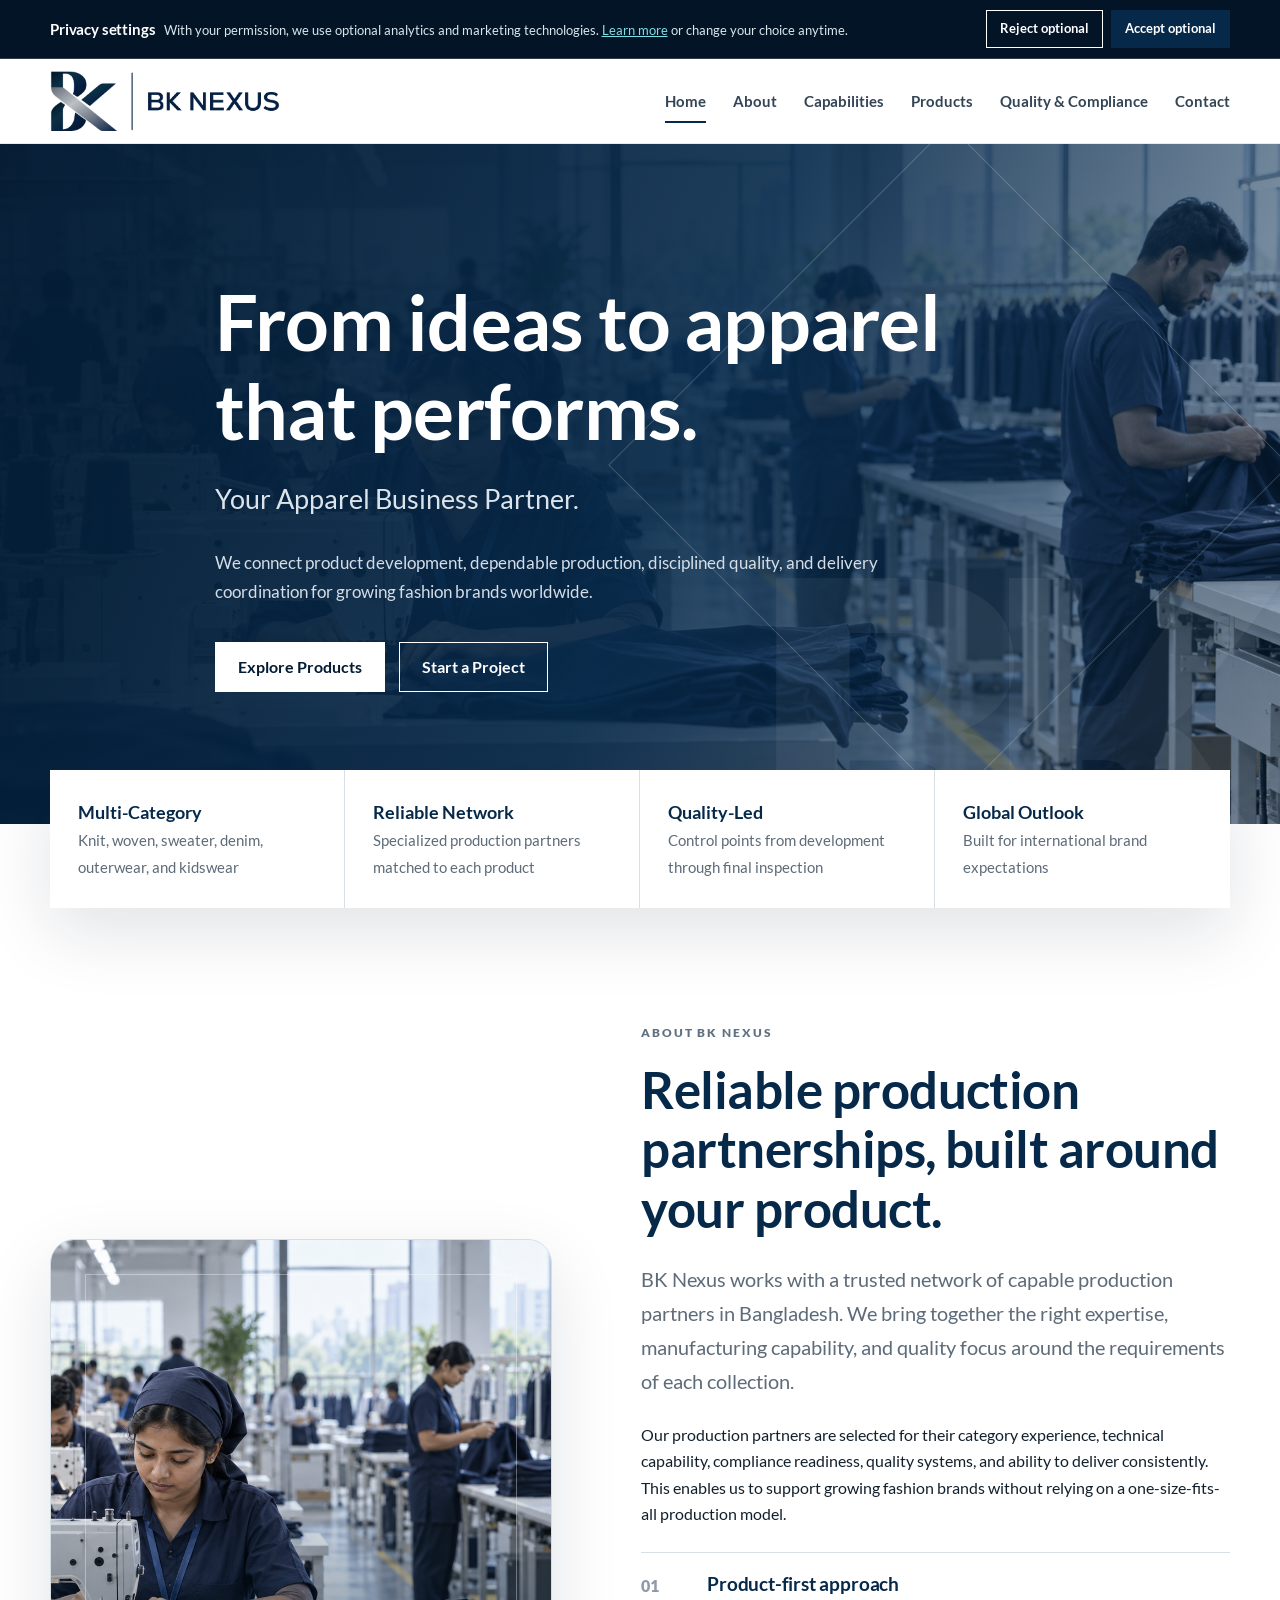
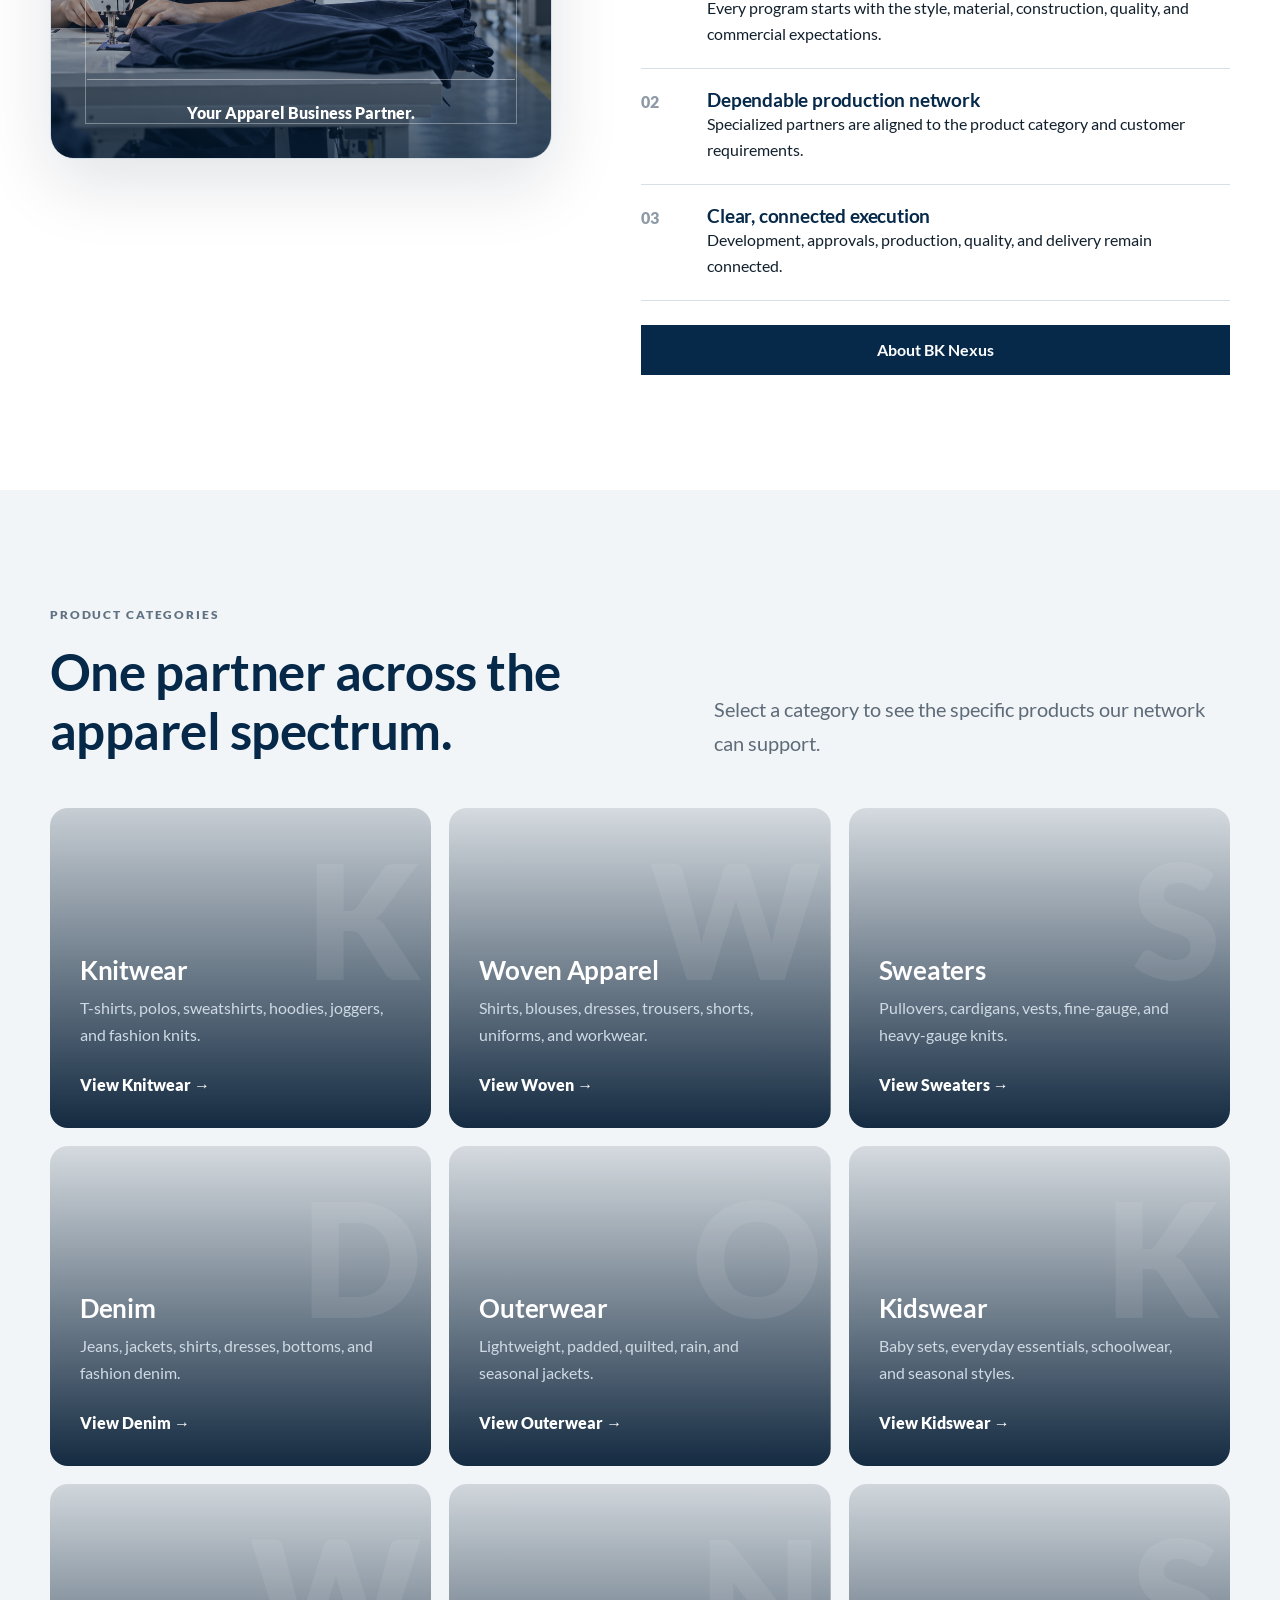
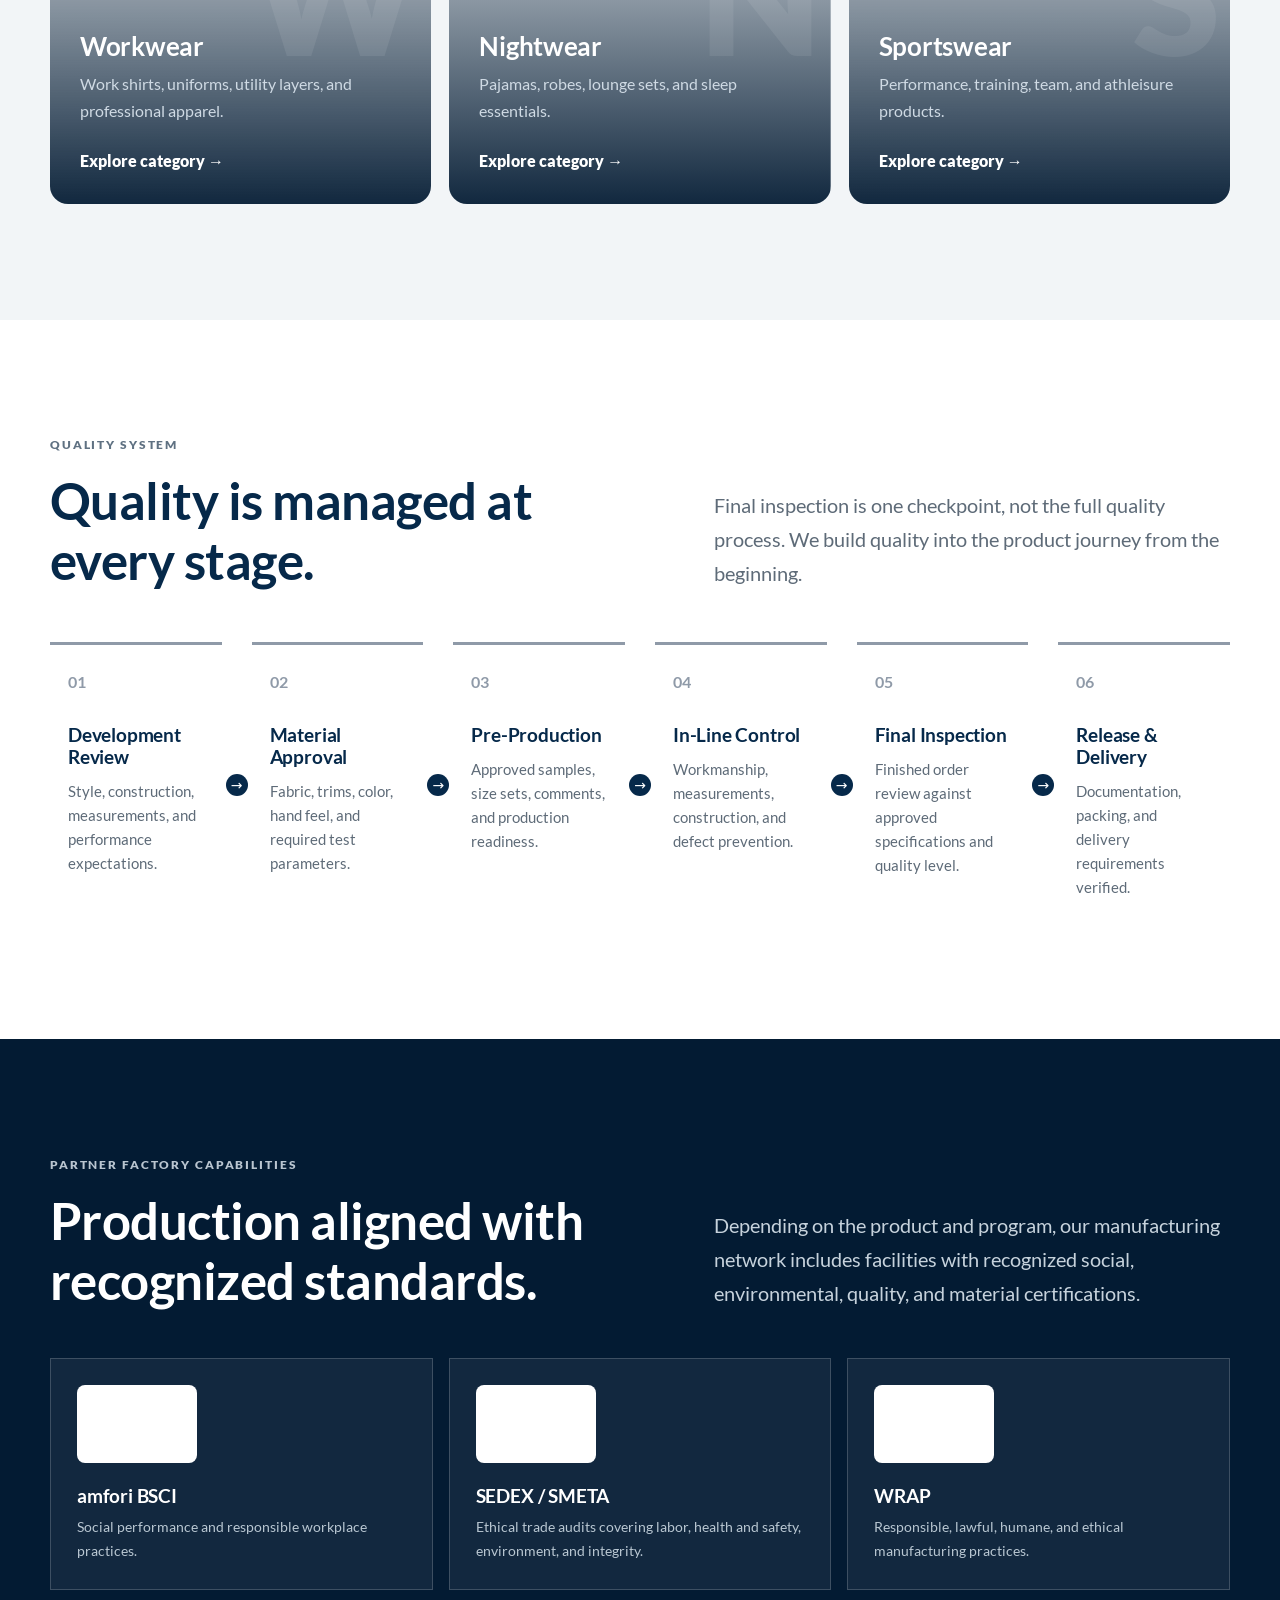
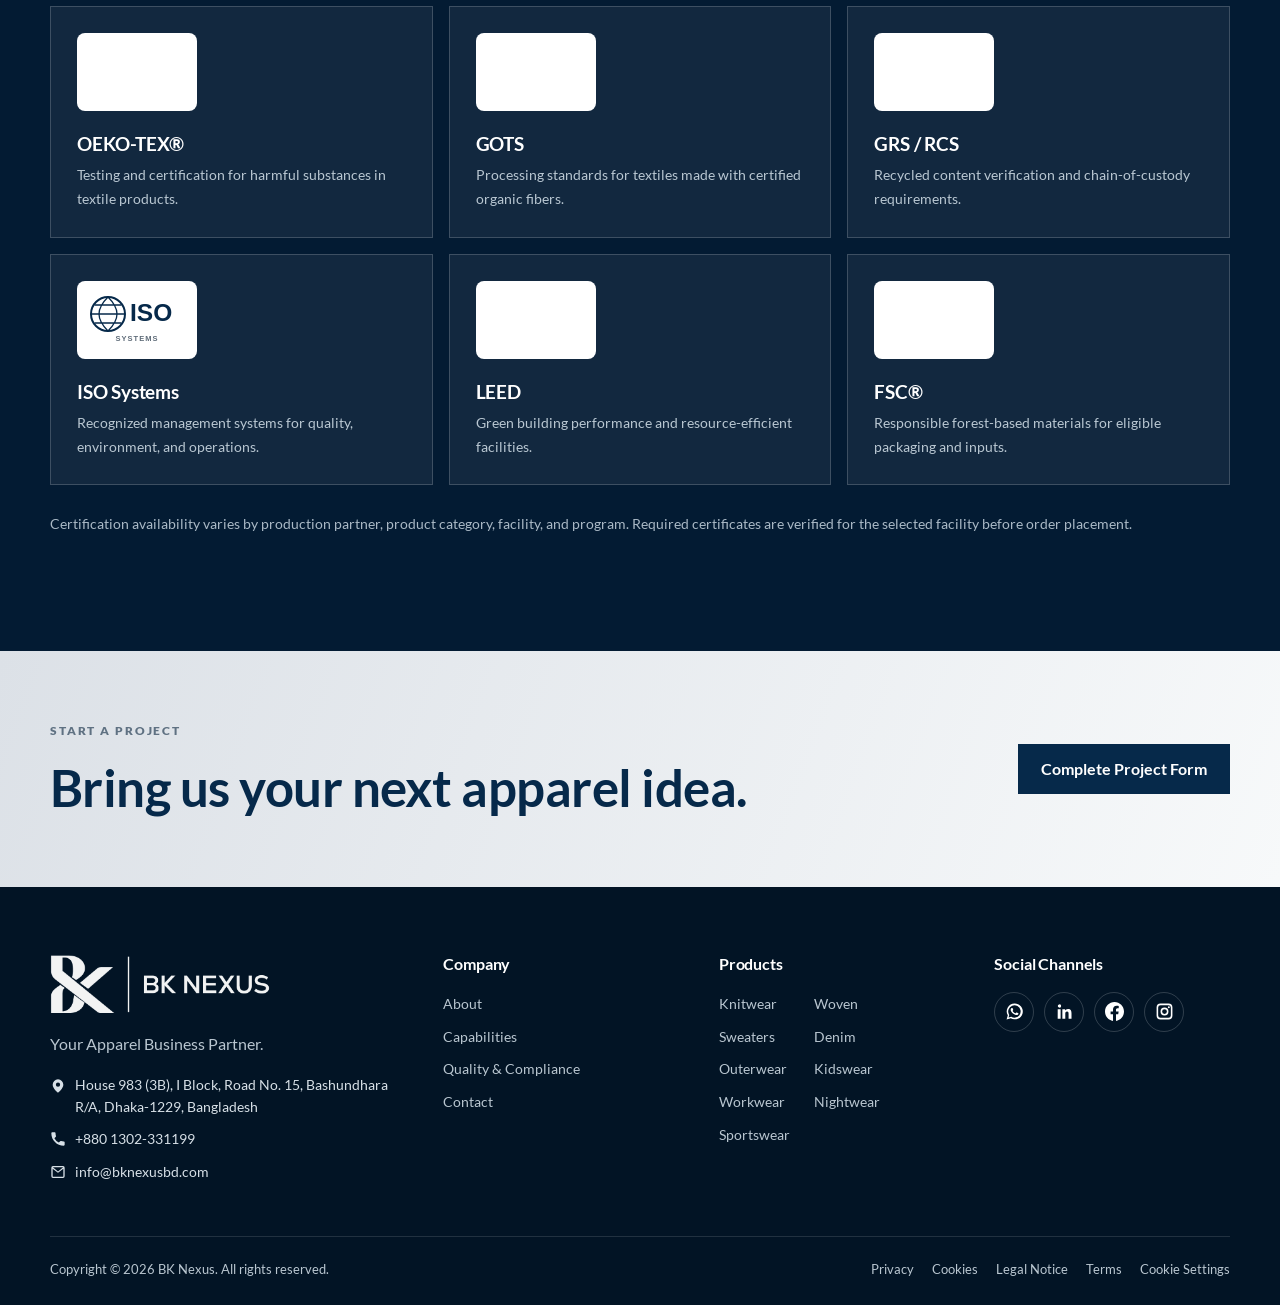
<file: index.html>
<!doctype html><html lang="en"><head><meta charset="utf-8"><meta name="viewport" content="width=device-width,initial-scale=1"><meta name="description" content="Apparel development, sourcing, merchandising, quality and shipment support from Bangladesh for brands in Europe, USA, Canada, Australia and UAE."><title>BK Nexus | Apparel Sourcing & Production Partner Bangladesh</title><link rel="canonical" href="https://bknexusbd.com/"><meta name="robots" content="index,follow,max-image-preview:large"><meta property="og:type" content="website"><meta property="og:site_name" content="BK Nexus"><meta property="og:title" content="BK Nexus | Apparel Sourcing & Production Partner Bangladesh"><meta property="og:description" content="Apparel development, sourcing, merchandising, quality and shipment support from Bangladesh for brands in Europe, USA, Canada, Australia and UAE."><meta property="og:url" content="https://bknexusbd.com/"><meta property="og:image" content="https://bknexusbd.com/assets/apparel-production.png"><meta name="twitter:card" content="summary_large_image"><meta name="twitter:title" content="BK Nexus | Apparel Sourcing & Production Partner Bangladesh"><meta name="twitter:description" content="Apparel development, sourcing, merchandising, quality and shipment support from Bangladesh for brands in Europe, USA, Canada, Australia and UAE."><meta name="twitter:image" content="https://bknexusbd.com/assets/apparel-production.png"><script type="application/ld+json">{"@context":"https://schema.org","@type":"Organization","name":"BK Nexus","brand":{"@type":"Brand","name":"BK Nexus"},"url":"https://bknexusbd.com/","email":"info@bknexusbd.com","telephone":"+8801302331199","address":{"@type":"PostalAddress","streetAddress":"House 983 (3B), I Block, Road No. 15, Bashundhara R/A","addressLocality":"Dhaka","postalCode":"1229","addressCountry":"BD"},"sameAs":["https://www.linkedin.com/company/bk-nexus/","https://web.facebook.com/BKNexusBD","https://www.instagram.com/bk_nexus"]}</script><link rel="stylesheet" href="assets/style.css"><script defer src="assets/site.js"></script></head><body>
<div class="topbar"><div class="container topbar-inner"><span>Dhaka, Bangladesh</span><span>Europe · USA · Canada · Australia · UAE</span></div></div>
<header class="site-header"><div class="container header-inner"><a class="brand" href="index.html"><img src="assets/bk-nexus-logo-horizontal.png" alt="BK Nexus"></a><button class="menu-button" data-menu-button aria-expanded="false" aria-label="Open navigation">Menu</button><nav class="nav" data-nav><a class="active" href="index.html">Home</a><a href="about.html">About</a><a href="capabilities.html">Capabilities</a><a href="products.html">Products</a><a href="quality.html">Quality & Compliance</a><a href="contact.html">Contact</a></nav></div></header>
<main>
<section class="hero"><div class="container hero-inner"><h1>From ideas to apparel that performs.</h1><p class="motto">Your Apparel Business Partner.</p><p class="hero-copy">We connect product development, dependable production, disciplined quality, and delivery coordination for growing fashion brands worldwide.</p><div class="hero-actions"><a class="button light" href="products.html">Explore Products</a><a class="button secondary" style="color:white;border-color:#fff" href="start-project.html">Start a Project</a></div></div></section>
<div class="metric-strip"><div class="container metrics"><div class="metric"><strong>Multi-Category</strong><span>Knit, woven, sweater, denim, outerwear, and kidswear</span></div><div class="metric"><strong>Reliable Network</strong><span>Specialized production partners matched to each product</span></div><div class="metric"><strong>Quality-Led</strong><span>Control points from development through final inspection</span></div><div class="metric"><strong>Global Outlook</strong><span>Built for international brand expectations</span></div></div></div>
<section class="section"><div class="container split"><div class="visual-panel"><img src="assets/bk-nexus-logo-stacked.png" alt="BK Nexus brand mark"><div class="visual-label">Your Apparel Business Partner.</div></div><div class="copy-stack"><div><p class="eyebrow">About BK Nexus</p><h2>Reliable production partnerships, built around your product.</h2></div><p class="lead">BK Nexus works with a trusted network of capable production partners in Bangladesh. We bring together the right expertise, manufacturing capability, and quality focus around the requirements of each collection.</p><p>Our production partners are selected for their category experience, technical capability, compliance readiness, quality systems, and ability to deliver consistently. This enables us to support growing fashion brands without relying on a one-size-fits-all production model.</p><div class="feature-list"><div class="feature"><span>01</span><div><h3>Product-first approach</h3><p>Every program starts with the style, material, construction, quality, and commercial expectations.</p></div></div><div class="feature"><span>02</span><div><h3>Dependable production network</h3><p>Specialized partners are aligned to the product category and customer requirements.</p></div></div><div class="feature"><span>03</span><div><h3>Clear, connected execution</h3><p>Development, approvals, production, quality, and delivery remain connected.</p></div></div></div><a class="button" href="about.html">About BK Nexus</a></div></div></section>
<section class="section section-soft"><div class="container"><div class="section-head"><div><p class="eyebrow">Product Categories</p><h2>One partner across the apparel spectrum.</h2></div><p class="lead">Select a category to see the specific products our network can support.</p></div><div class="category-grid"><a class="category-card" data-letter="K" href="products.html#knitwear"><h3>Knitwear</h3><p>T-shirts, polos, sweatshirts, hoodies, joggers, and fashion knits.</p><span class="link">View Knitwear →</span></a><a class="category-card" data-letter="W" href="products.html#woven"><h3>Woven Apparel</h3><p>Shirts, blouses, dresses, trousers, shorts, uniforms, and workwear.</p><span class="link">View Woven →</span></a><a class="category-card" data-letter="S" href="products.html#sweaters"><h3>Sweaters</h3><p>Pullovers, cardigans, vests, fine-gauge, and heavy-gauge knits.</p><span class="link">View Sweaters →</span></a><a class="category-card" data-letter="D" href="products.html#denim"><h3>Denim</h3><p>Jeans, jackets, shirts, dresses, bottoms, and fashion denim.</p><span class="link">View Denim →</span></a><a class="category-card" data-letter="O" href="products.html#outerwear"><h3>Outerwear</h3><p>Lightweight, padded, quilted, rain, and seasonal jackets.</p><span class="link">View Outerwear →</span></a><a class="category-card" data-letter="K" href="products.html#kidswear"><h3>Kidswear</h3><p>Baby sets, everyday essentials, schoolwear, and seasonal styles.</p><span class="link">View Kidswear →</span></a></div></div></section>
<section class="section"><div class="container"><div class="section-head"><div><p class="eyebrow">Quality System</p><h2>Quality is managed at every stage.</h2></div><p class="lead">Final inspection is one checkpoint, not the full quality process. We build quality into the product journey from the beginning.</p></div><div class="journey"><div class="journey-step"><strong>01</strong><h3>Development Review</h3><p>Style, construction, measurements, and performance expectations.</p></div><div class="journey-step"><strong>02</strong><h3>Material Approval</h3><p>Fabric, trims, color, hand feel, and required test parameters.</p></div><div class="journey-step"><strong>03</strong><h3>Pre-Production</h3><p>Approved samples, size sets, comments, and production readiness.</p></div><div class="journey-step"><strong>04</strong><h3>In-Line Control</h3><p>Workmanship, measurements, construction, and defect prevention.</p></div><div class="journey-step"><strong>05</strong><h3>Final Inspection</h3><p>Finished order review against approved specifications and quality level.</p></div><div class="journey-step"><strong>06</strong><h3>Release & Delivery</h3><p>Documentation, packing, and delivery requirements verified.</p></div></div></div></section>
<section class="section section-dark"><div class="container"><div class="section-head"><div><p class="eyebrow light">Partner Factory Capabilities</p><h2>Production aligned with recognized standards.</h2></div><p class="lead" style="color:#c6d2dc">Depending on the product and program, our manufacturing network includes facilities with recognized social, environmental, quality, and material certifications.</p></div><div class="cert-grid"><article class="cert"><div class="cert-mark">amfori<br>BSCI</div><h3>amfori BSCI</h3><p>Social performance and responsible workplace practices.</p></article><article class="cert"><div class="cert-mark">SEDEX<br>SMETA</div><h3>SEDEX / SMETA</h3><p>Ethical trade audits covering labor, health and safety, environment, and integrity.</p></article><article class="cert"><div class="cert-mark">WRAP</div><h3>WRAP</h3><p>Responsible, lawful, humane, and ethical manufacturing practices.</p></article><article class="cert"><div class="cert-mark">OEKO<br>TEX®</div><h3>OEKO-TEX®</h3><p>Testing and certification for harmful substances in textile products.</p></article><article class="cert"><div class="cert-mark">GOTS</div><h3>GOTS</h3><p>Processing standards for textiles made with certified organic fibers.</p></article><article class="cert"><div class="cert-mark">GRS<br>RCS</div><h3>GRS / RCS</h3><p>Recycled content verification and chain-of-custody requirements.</p></article><article class="cert"><div class="cert-mark">ISO</div><h3>ISO Systems</h3><p>Recognized management systems for quality, environment, and operations.</p></article><article class="cert"><div class="cert-mark">LEED</div><h3>LEED</h3><p>Green building performance and resource-efficient facilities.</p></article><article class="cert"><div class="cert-mark">FSC®</div><h3>FSC®</h3><p>Responsible forest-based materials for eligible packaging and inputs.</p></article></div><p class="disclaimer">Certification availability varies by production partner, product category, facility, and program. Required certificates are verified for the selected facility before order placement.</p></div></section>
<section class="cta"><div class="container cta-inner"><div><p class="eyebrow">Start a Project</p><h2>Bring us your next apparel idea.</h2></div><a class="button" href="start-project.html">Complete Project Form</a></div></section>
</main>
<footer class="footer"><div class="container"><div class="footer-grid"><div><img class="footer-logo" src="assets/bk-nexus-logo-horizontal.png" alt="BK Nexus"><p style="margin-top:18px">Your Apparel Business Partner.<br>Dhaka, Bangladesh.</p></div><div><h3>Company</h3><div class="footer-links"><a href="about.html">About</a><a href="capabilities.html">Capabilities</a><a href="quality.html">Quality & Compliance</a></div></div><div><h3>Products</h3><div class="footer-links"><a href="products.html#knitwear">Knitwear</a><a href="products.html#woven">Woven</a><a href="products.html#outerwear">Outerwear</a><a href="products.html#kidswear">Kidswear</a></div></div><div><h3>Connect</h3><div class="footer-links"><a href="mailto:info@bknexusbd.com">info@bknexusbd.com</a><a href="tel:+8801302331199">+880 1302-331199</a><a href="contact.html">Project Inquiry</a></div></div></div><div class="footer-bottom"><span>© <span data-year></span> BK Nexus. All rights reserved.</span><span>Apparel development and production solutions.</span></div></div></footer>
</body></html>
</file>
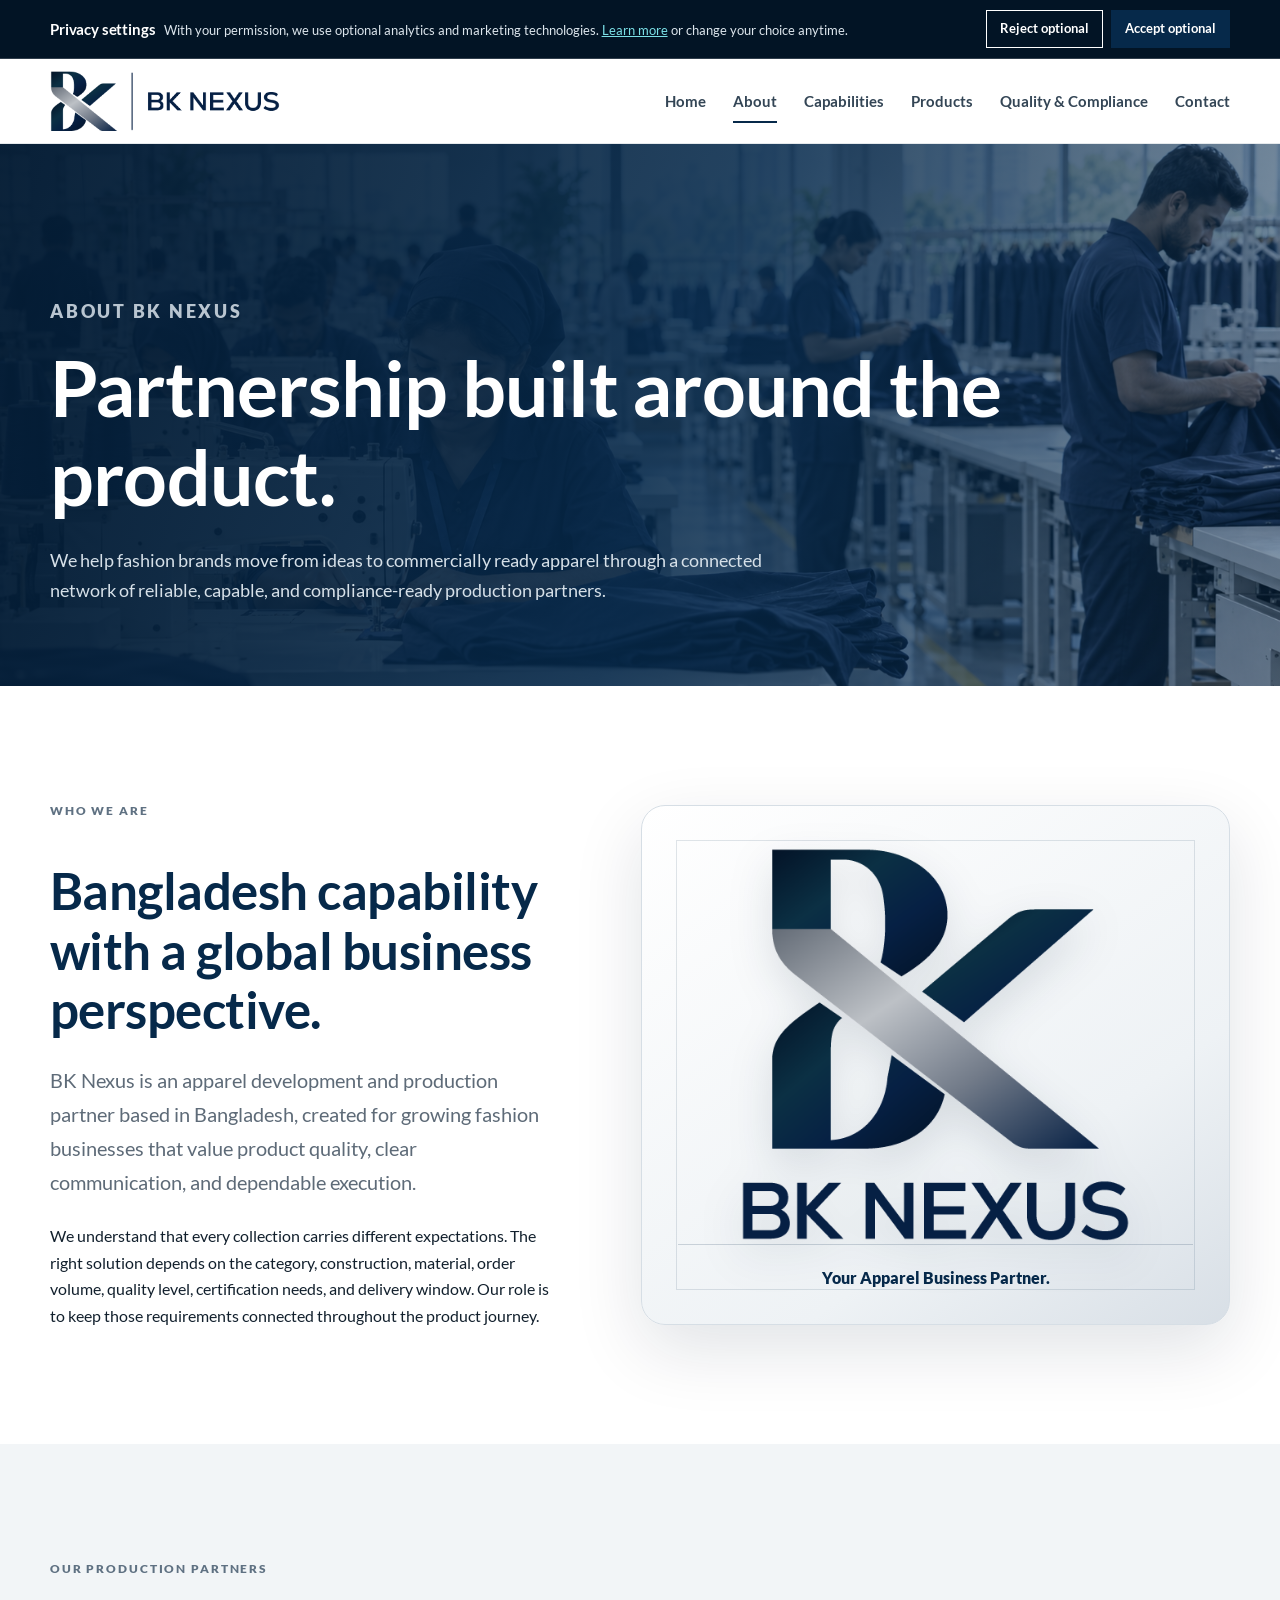
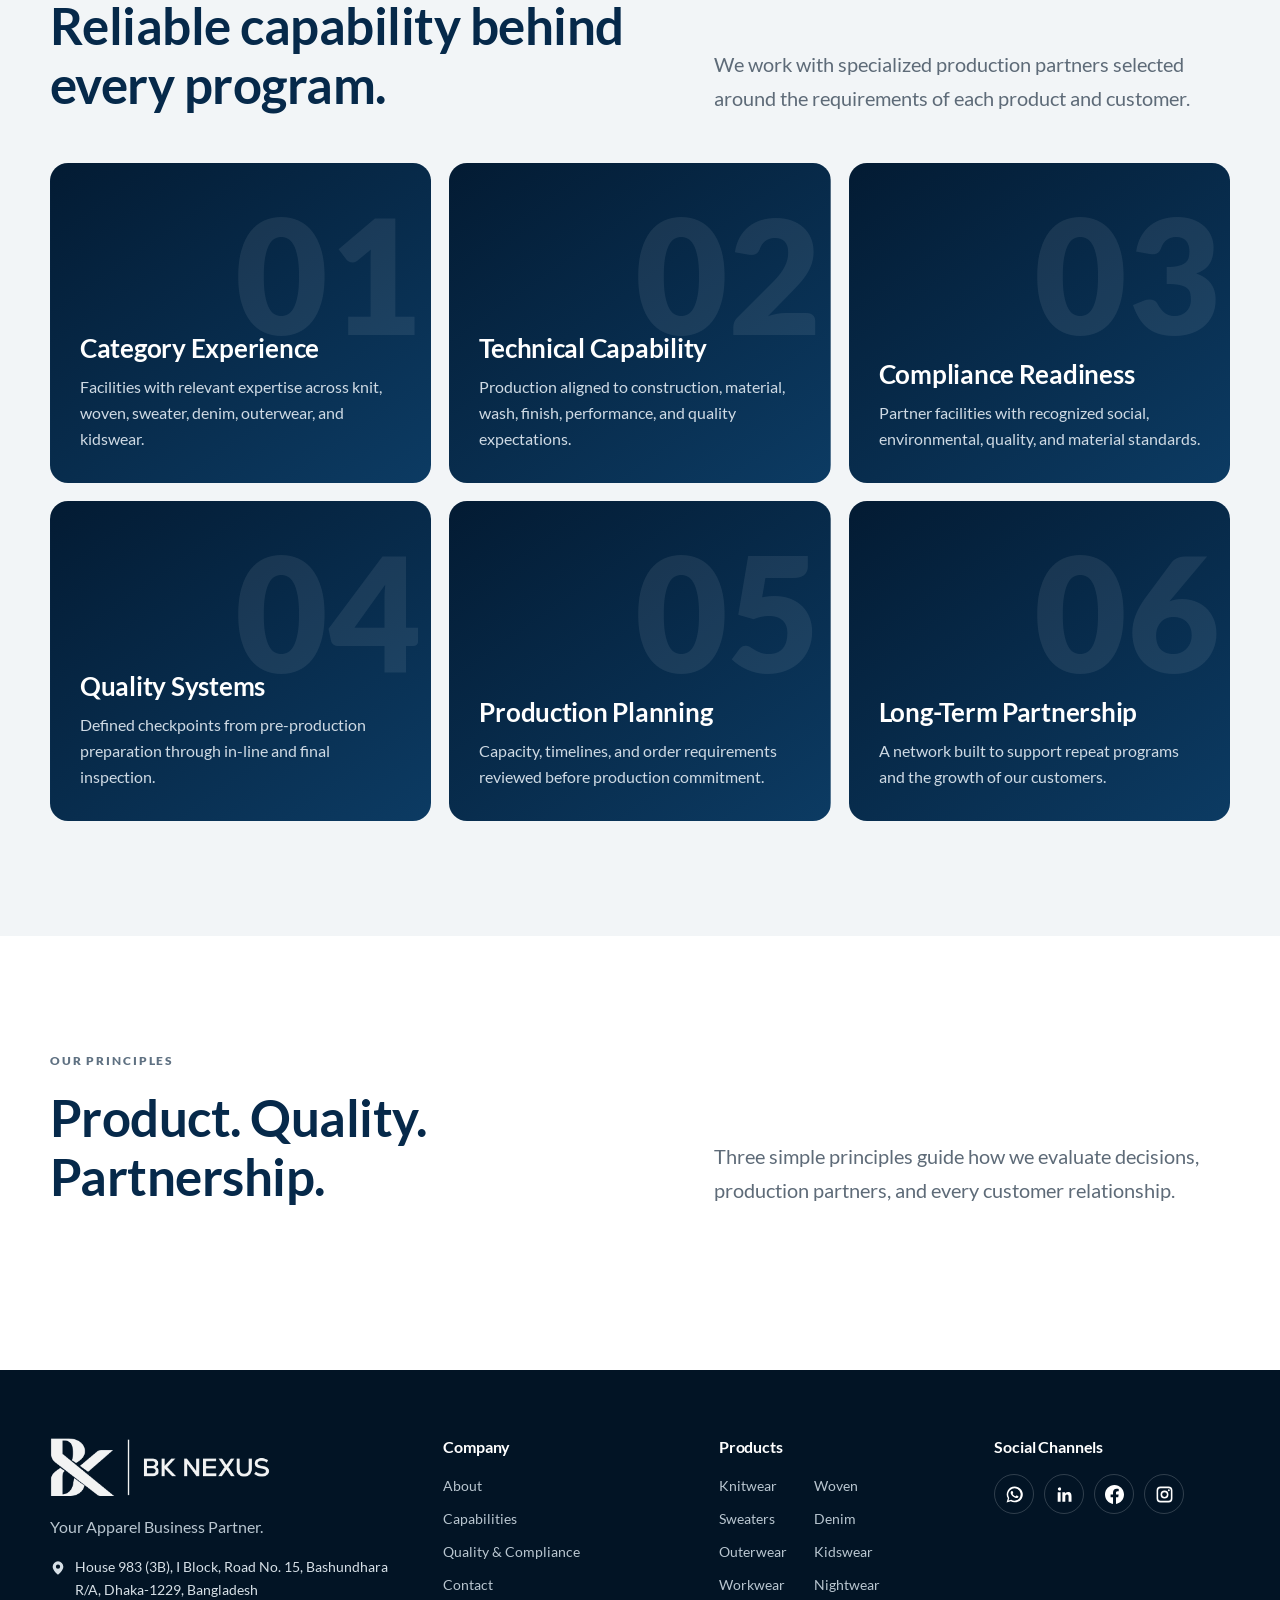
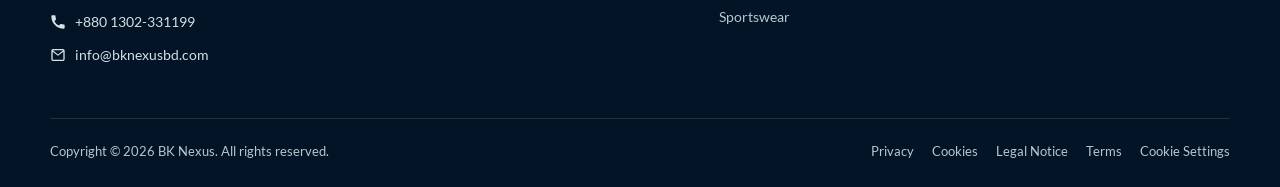
<file: about.html>
<!doctype html><html lang="en"><head><meta charset="utf-8"><meta name="viewport" content="width=device-width,initial-scale=1"><meta name="description" content="Learn how BK Nexus supports international apparel brands from product idea and sourcing through quality control and shipment."><title>About BK Nexus | Apparel Business Partner Bangladesh</title><link rel="canonical" href="https://bknexusbd.com/about.html"><meta name="robots" content="index,follow,max-image-preview:large"><meta property="og:type" content="website"><meta property="og:site_name" content="BK Nexus"><meta property="og:title" content="About BK Nexus | Apparel Business Partner Bangladesh"><meta property="og:description" content="Learn how BK Nexus supports international apparel brands from product idea and sourcing through quality control and shipment."><meta property="og:url" content="https://bknexusbd.com/about.html"><meta property="og:image" content="https://bknexusbd.com/assets/apparel-production.png"><meta name="twitter:card" content="summary_large_image"><meta name="twitter:title" content="About BK Nexus | Apparel Business Partner Bangladesh"><meta name="twitter:description" content="Learn how BK Nexus supports international apparel brands from product idea and sourcing through quality control and shipment."><meta name="twitter:image" content="https://bknexusbd.com/assets/apparel-production.png"><script type="application/ld+json">{"@context":"https://schema.org","@type":"Organization","name":"BK Nexus","brand":{"@type":"Brand","name":"BK Nexus"},"url":"https://bknexusbd.com/","email":"info@bknexusbd.com","telephone":"+8801302331199","address":{"@type":"PostalAddress","streetAddress":"House 983 (3B), I Block, Road No. 15, Bashundhara R/A","addressLocality":"Dhaka","postalCode":"1229","addressCountry":"BD"},"sameAs":["https://www.linkedin.com/company/bk-nexus/","https://web.facebook.com/BKNexusBD","https://www.instagram.com/bk_nexus"]}</script><link rel="stylesheet" href="assets/style.css"><script defer src="assets/site.js"></script></head><body class="page-about">
<div class="topbar"><div class="container topbar-inner"><span>Dhaka, Bangladesh</span><span>Your Apparel Business Partner.</span></div></div><header class="site-header"><div class="container header-inner"><a class="brand" href="index.html"><img src="assets/bk-nexus-logo-horizontal.png" alt="BK Nexus"></a><button class="menu-button" data-menu-button aria-expanded="false">Menu</button><nav class="nav" data-nav><a href="index.html">Home</a><a class="active" href="about.html">About</a><a href="capabilities.html">Capabilities</a><a href="products.html">Products</a><a href="quality.html">Quality & Compliance</a><a href="contact.html">Contact</a></nav></div></header>
<main><section class="page-hero"><div class="container"><p class="eyebrow light">About BK Nexus</p><h1>Partnership built around the product.</h1><p>We help fashion brands move from ideas to commercially ready apparel through a connected network of reliable, capable, and compliance-ready production partners.</p></div></section>
<section class="section"><div class="container split"><div class="copy-stack"><p class="eyebrow">Who We Are</p><h2>Bangladesh capability with a global business perspective.</h2><p class="lead">BK Nexus is an apparel development and production partner based in Bangladesh, created for growing fashion businesses that value product quality, clear communication, and dependable execution.</p><p>We understand that every collection carries different expectations. The right solution depends on the category, construction, material, order volume, quality level, certification needs, and delivery window. Our role is to keep those requirements connected throughout the product journey.</p></div><div class="visual-panel"><img src="assets/bk-nexus-logo-stacked.png" alt="BK Nexus"><div class="visual-label">Your Apparel Business Partner.</div></div></div></section>
<section class="section section-soft"><div class="container"><div class="section-head"><div><p class="eyebrow">Our Production Partners</p><h2>Reliable capability behind every program.</h2></div><p class="lead">We work with specialized production partners selected around the requirements of each product and customer.</p></div><div class="category-grid"><article class="category-card" data-letter="01"><h3>Category Experience</h3><p>Facilities with relevant expertise across knit, woven, sweater, denim, outerwear, and kidswear.</p></article><article class="category-card" data-letter="02"><h3>Technical Capability</h3><p>Production aligned to construction, material, wash, finish, performance, and quality expectations.</p></article><article class="category-card" data-letter="03"><h3>Compliance Readiness</h3><p>Partner facilities with recognized social, environmental, quality, and material standards.</p></article><article class="category-card" data-letter="04"><h3>Quality Systems</h3><p>Defined checkpoints from pre-production preparation through in-line and final inspection.</p></article><article class="category-card" data-letter="05"><h3>Production Planning</h3><p>Capacity, timelines, and order requirements reviewed before production commitment.</p></article><article class="category-card" data-letter="06"><h3>Long-Term Partnership</h3><p>A network built to support repeat programs and the growth of our customers.</p></article></div></div></section>
<section class="section"><div class="container section-head"><div><p class="eyebrow">Our Principles</p><h2>Product. Quality. Partnership.</h2></div><p class="lead">Three simple principles guide how we evaluate decisions, production partners, and every customer relationship.</p></div></section></main>
<footer class="footer"><div class="container"><div class="footer-grid"><div><img class="footer-logo" src="assets/bk-nexus-logo-horizontal.png" alt="BK Nexus"><p style="margin-top:18px">Your Apparel Business Partner.</p></div><div><h3>Company</h3><div class="footer-links"><a href="about.html">About</a><a href="capabilities.html">Capabilities</a></div></div><div><h3>Products</h3><div class="footer-links"><a href="products.html">All Categories</a><a href="quality.html">Quality</a></div></div><div><h3>Connect</h3><div class="footer-links"><a href="mailto:info@bknexusbd.com">info@bknexusbd.com</a><a href="contact.html">Contact</a></div></div></div><div class="footer-bottom"><span>© <span data-year></span> BK Nexus.</span><span>Dhaka, Bangladesh</span></div></div></footer></body></html>
</file>
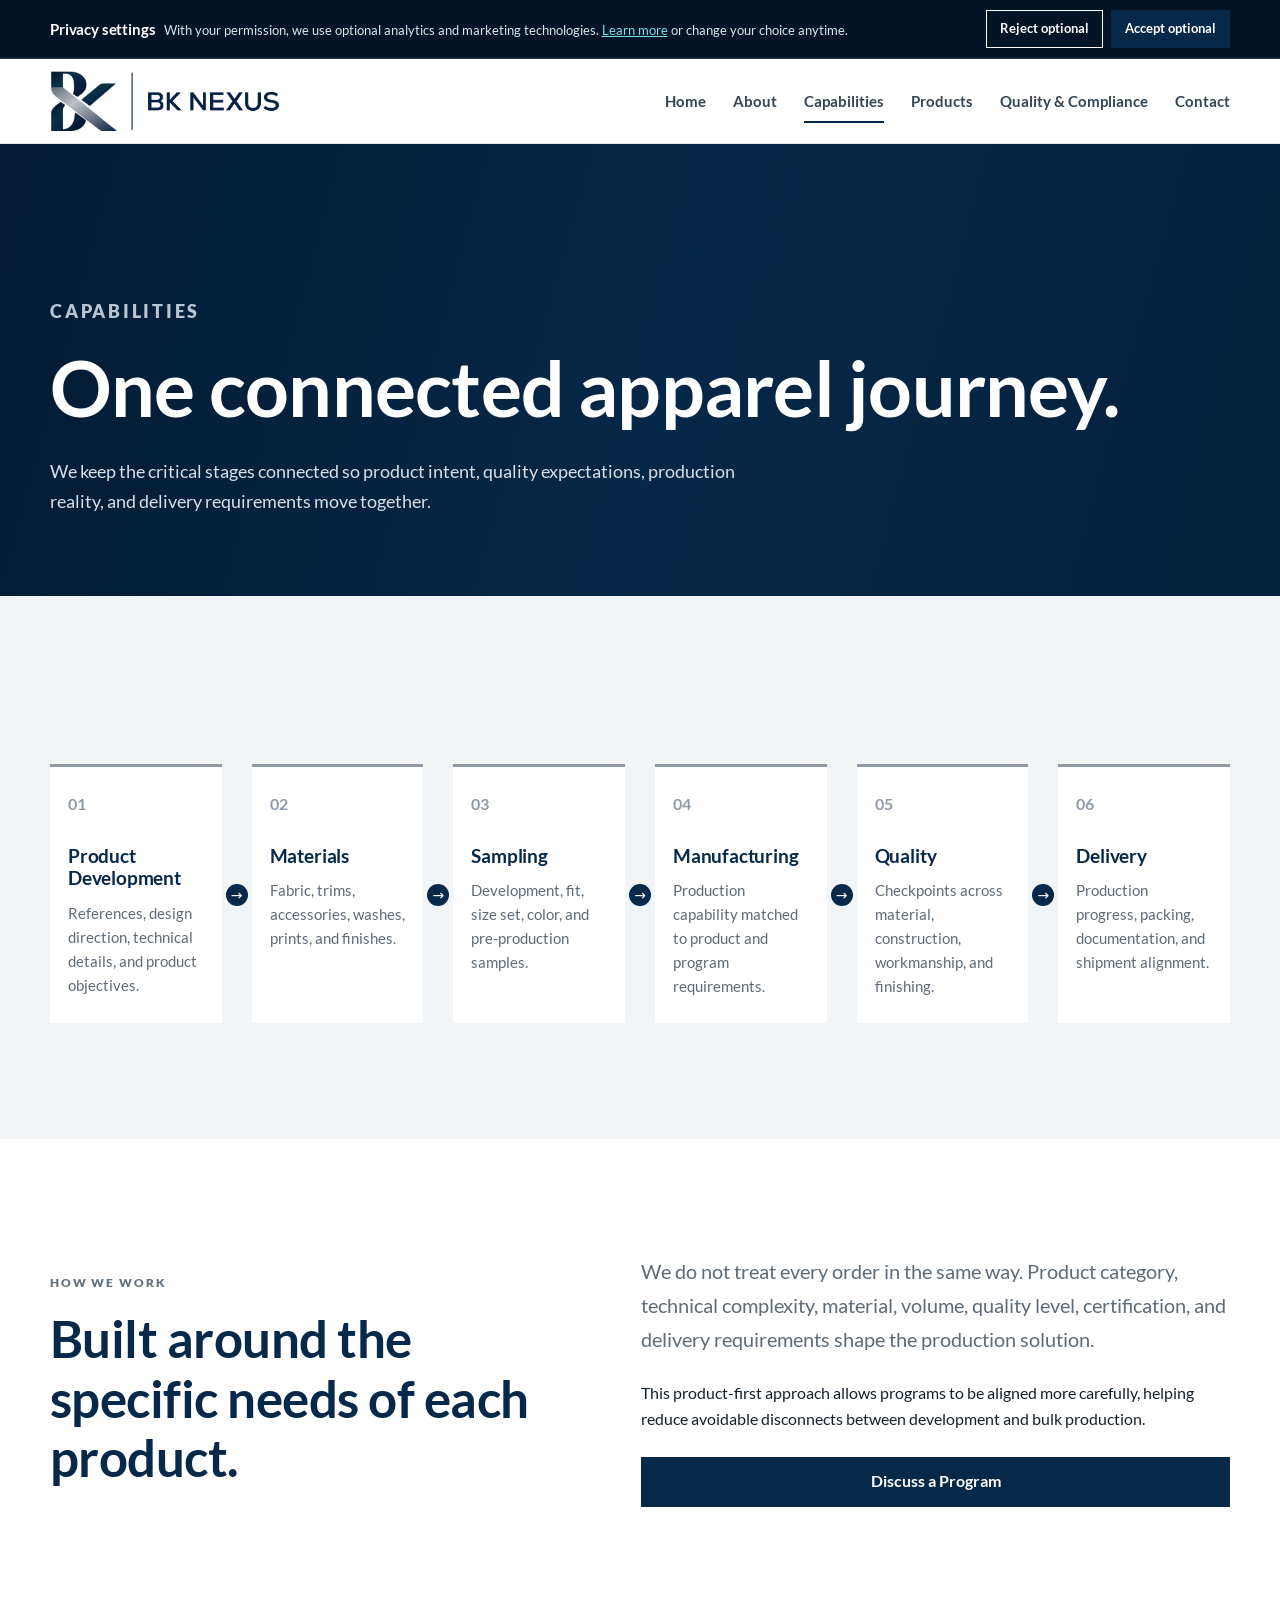
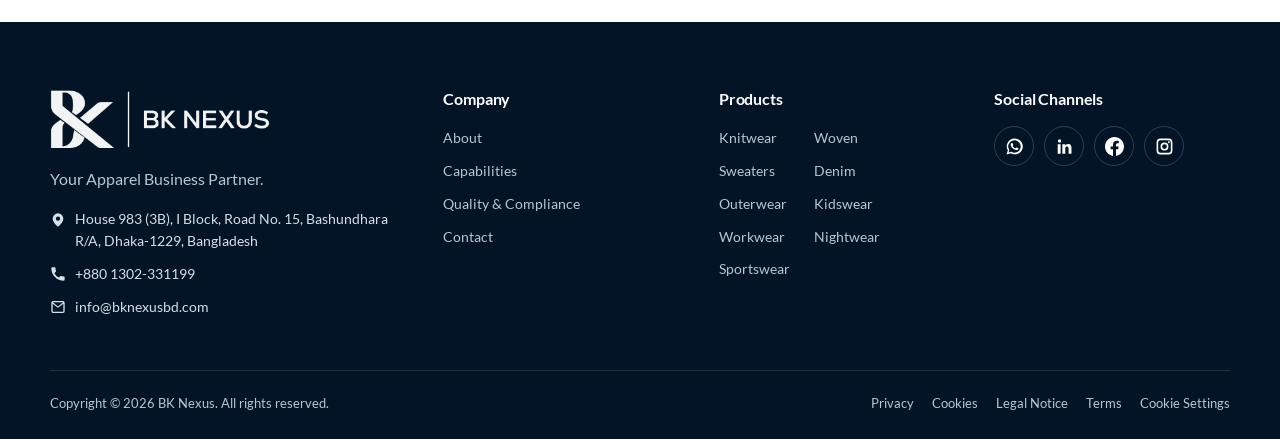
<file: capabilities.html>
<!doctype html><html lang="en"><head><meta charset="utf-8"><meta name="viewport" content="width=device-width,initial-scale=1"><meta name="description" content="Explore BK Nexus capabilities in fabric and trim sourcing, sampling, tech packs, costing, merchandising, quality, compliance and logistics."><title>Apparel Sourcing Capabilities | BK Nexus Bangladesh</title><link rel="canonical" href="https://bknexusbd.com/capabilities.html"><meta name="robots" content="index,follow,max-image-preview:large"><meta property="og:type" content="website"><meta property="og:site_name" content="BK Nexus"><meta property="og:title" content="Apparel Sourcing Capabilities | BK Nexus Bangladesh"><meta property="og:description" content="Explore BK Nexus capabilities in fabric and trim sourcing, sampling, tech packs, costing, merchandising, quality, compliance and logistics."><meta property="og:url" content="https://bknexusbd.com/capabilities.html"><meta property="og:image" content="https://bknexusbd.com/assets/apparel-production.png"><meta name="twitter:card" content="summary_large_image"><meta name="twitter:title" content="Apparel Sourcing Capabilities | BK Nexus Bangladesh"><meta name="twitter:description" content="Explore BK Nexus capabilities in fabric and trim sourcing, sampling, tech packs, costing, merchandising, quality, compliance and logistics."><meta name="twitter:image" content="https://bknexusbd.com/assets/apparel-production.png"><script type="application/ld+json">{"@context":"https://schema.org","@type":"Organization","name":"BK Nexus Limited","brand":{"@type":"Brand","name":"BK Nexus"},"url":"https://bknexusbd.com/","email":"info@bknexusbd.com","telephone":"+8801302331199","address":{"@type":"PostalAddress","streetAddress":"House 983 (3B), I Block, Road No. 15, Bashundhara R/A","addressLocality":"Dhaka","postalCode":"1229","addressCountry":"BD"},"sameAs":["https://www.linkedin.com/company/bk-nexus/","https://web.facebook.com/BKNexusBD","https://www.instagram.com/bk_nexus"]}</script><link rel="stylesheet" href="assets/style.css"><script defer src="assets/site.js"></script></head><body class="page-capabilities">
<div class="topbar"><div class="container topbar-inner"><span>Dhaka, Bangladesh</span><span>Your Apparel Business Partner.</span></div></div><header class="site-header"><div class="container header-inner"><a class="brand" href="index.html"><img src="assets/bk-nexus-logo-horizontal.png" alt="BK Nexus"></a><button class="menu-button" data-menu-button aria-expanded="false">Menu</button><nav class="nav" data-nav><a href="index.html">Home</a><a href="about.html">About</a><a class="active" href="capabilities.html">Capabilities</a><a href="products.html">Products</a><a href="quality.html">Quality & Compliance</a><a href="contact.html">Contact</a></nav></div></header>
<main><section class="page-hero"><div class="container"><p class="eyebrow light">Capabilities</p><h1>One connected apparel journey.</h1><p>We keep the critical stages connected so product intent, quality expectations, production reality, and delivery requirements move together.</p></div></section>
<section class="section section-soft"><div class="container"><div class="journey"><div class="journey-step"><strong>01</strong><h3>Product Development</h3><p>References, design direction, technical details, and product objectives.</p></div><div class="journey-step"><strong>02</strong><h3>Materials</h3><p>Fabric, trims, accessories, washes, prints, and finishes.</p></div><div class="journey-step"><strong>03</strong><h3>Sampling</h3><p>Development, fit, size set, color, and pre-production samples.</p></div><div class="journey-step"><strong>04</strong><h3>Manufacturing</h3><p>Production capability matched to product and program requirements.</p></div><div class="journey-step"><strong>05</strong><h3>Quality</h3><p>Checkpoints across material, construction, workmanship, and finishing.</p></div><div class="journey-step"><strong>06</strong><h3>Delivery</h3><p>Production progress, packing, documentation, and shipment alignment.</p></div></div></div></section>
<section class="section"><div class="container split"><div><p class="eyebrow">How We Work</p><h2>Built around the specific needs of each product.</h2></div><div class="copy-stack"><p class="lead">We do not treat every order in the same way. Product category, technical complexity, material, volume, quality level, certification, and delivery requirements shape the production solution.</p><p>This product-first approach allows programs to be aligned more carefully, helping reduce avoidable disconnects between development and bulk production.</p><a class="button" href="start-project.html">Discuss a Program</a></div></div></section></main>
<footer class="footer"><div class="container"><div class="footer-grid"><div><img class="footer-logo" src="assets/bk-nexus-logo-horizontal.png" alt="BK Nexus"><p style="margin-top:18px">Your Apparel Business Partner.</p></div><div><h3>Company</h3><div class="footer-links"><a href="about.html">About</a></div></div><div><h3>Explore</h3><div class="footer-links"><a href="products.html">Products</a><a href="quality.html">Quality</a></div></div><div><h3>Connect</h3><div class="footer-links"><a href="contact.html">Contact</a></div></div></div><div class="footer-bottom"><span>© <span data-year></span> BK Nexus.</span><span>Dhaka, Bangladesh</span></div></div></footer></body></html>
</file>
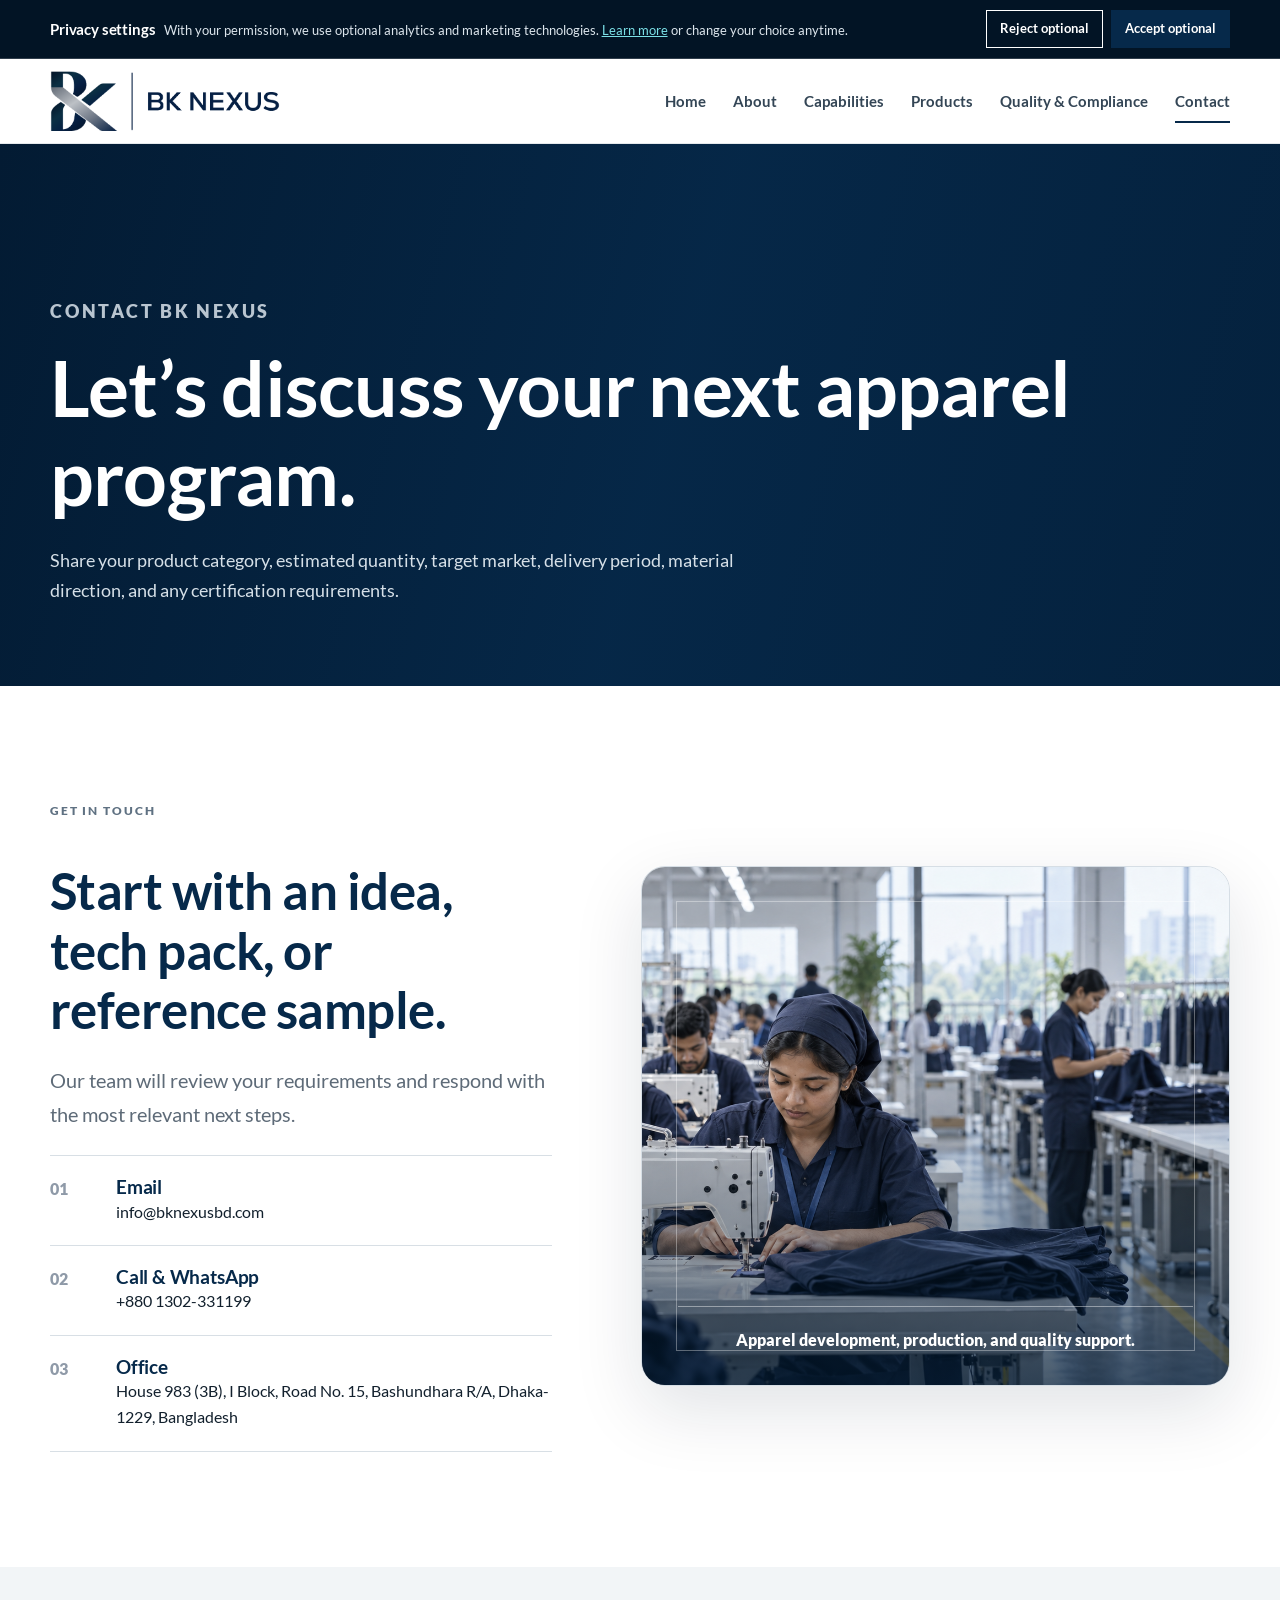
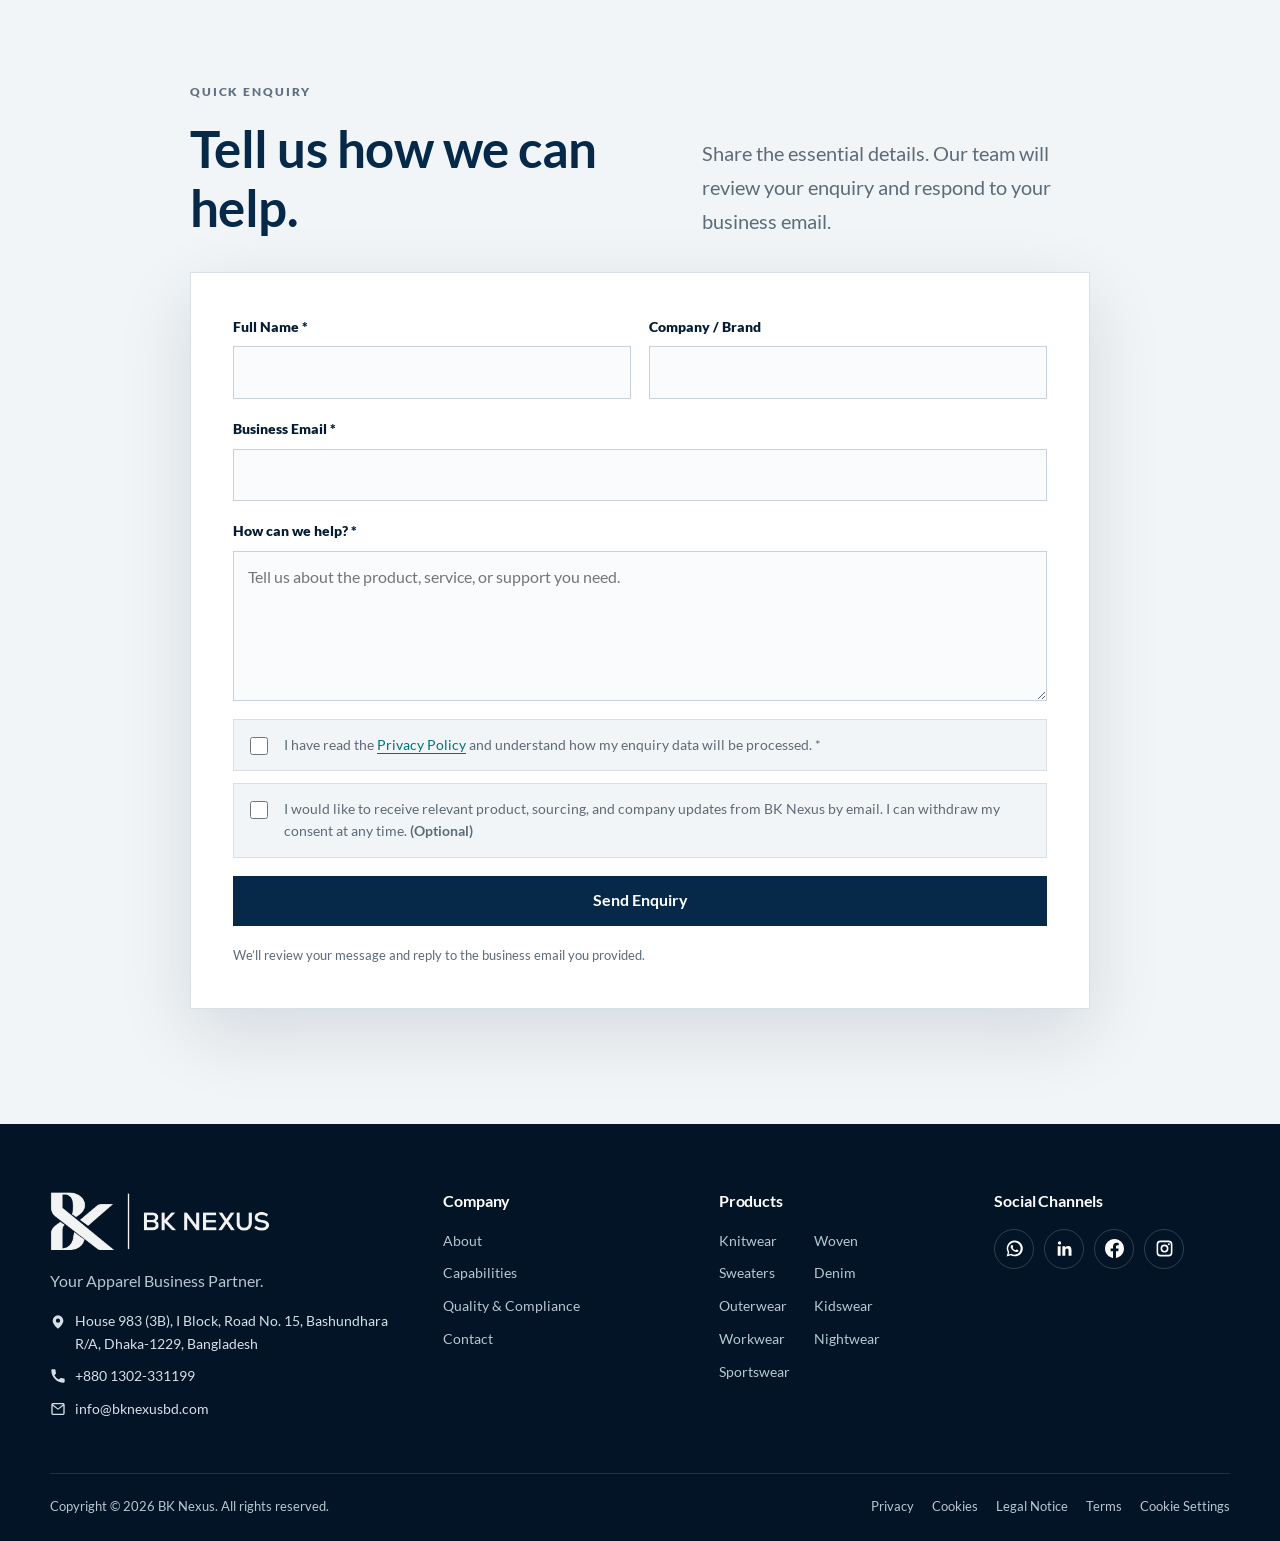
<file: contact.html>
<!doctype html><html lang="en"><head><meta charset="utf-8"><meta name="viewport" content="width=device-width,initial-scale=1"><meta name="description" content="Contact BK Nexus in Dhaka for apparel development, sourcing, production coordination and export inquiries."><title>Contact BK Nexus | Apparel Sourcing Bangladesh</title><link rel="canonical" href="https://bknexusbd.com/contact.html"><meta name="robots" content="index,follow,max-image-preview:large"><meta property="og:type" content="website"><meta property="og:site_name" content="BK Nexus"><meta property="og:title" content="Contact BK Nexus | Apparel Sourcing Bangladesh"><meta property="og:description" content="Contact BK Nexus in Dhaka for apparel development, sourcing, production coordination and export inquiries."><meta property="og:url" content="https://bknexusbd.com/contact.html"><meta property="og:image" content="https://bknexusbd.com/assets/apparel-production.png"><meta name="twitter:card" content="summary_large_image"><meta name="twitter:title" content="Contact BK Nexus | Apparel Sourcing Bangladesh"><meta name="twitter:description" content="Contact BK Nexus in Dhaka for apparel development, sourcing, production coordination and export inquiries."><meta name="twitter:image" content="https://bknexusbd.com/assets/apparel-production.png"><script type="application/ld+json">{"@context":"https://schema.org","@type":"Organization","name":"BK Nexus","brand":{"@type":"Brand","name":"BK Nexus"},"url":"https://bknexusbd.com/","email":"info@bknexusbd.com","telephone":"+8801302331199","address":{"@type":"PostalAddress","streetAddress":"House 983 (3B), I Block, Road No. 15, Bashundhara R/A","addressLocality":"Dhaka","postalCode":"1229","addressCountry":"BD"},"sameAs":["https://www.linkedin.com/company/bk-nexus/","https://web.facebook.com/BKNexusBD","https://www.instagram.com/bk_nexus"]}</script><link rel="stylesheet" href="assets/style.css"><script defer src="assets/site.js"></script></head><body class="page-contact">
<div class="topbar"><div class="container topbar-inner"><span>Dhaka, Bangladesh</span><span>Your Apparel Business Partner.</span></div></div><header class="site-header"><div class="container header-inner"><a class="brand" href="index.html"><img src="assets/bk-nexus-logo-horizontal.png" alt="BK Nexus"></a><button class="menu-button" data-menu-button aria-expanded="false">Menu</button><nav class="nav" data-nav><a href="index.html">Home</a><a href="about.html">About</a><a href="capabilities.html">Capabilities</a><a href="products.html">Products</a><a href="quality.html">Quality & Compliance</a><a class="active" href="contact.html">Contact</a></nav></div></header>
<main><section class="page-hero"><div class="container"><p class="eyebrow light">Contact BK Nexus</p><h1>Let’s discuss your next apparel program.</h1><p>Share your product category, estimated quantity, target market, delivery period, material direction, and any certification requirements.</p></div></section>
<section class="section"><div class="container split"><div class="copy-stack"><p class="eyebrow">Get in Touch</p><h2>Start with an idea, tech pack, or reference sample.</h2><p class="lead">Our team will review your requirements and respond with the most relevant next steps.</p><div class="feature-list"><div class="feature"><span>01</span><div><h3>Email</h3><p><a href="mailto:info@bknexusbd.com">info@bknexusbd.com</a></p></div></div><div class="feature"><span>02</span><div><h3>Call & WhatsApp</h3><p><a href="https://wa.me/8801302331199">+880 1302-331199</a></p></div></div><div class="feature"><span>03</span><div><h3>Office</h3><p>House 983 (3B), I Block, Road No. 15, Bashundhara R/A, Dhaka-1229, Bangladesh</p></div></div></div></div><div class="visual-panel production-visual contact-industry-panel"><img src="assets/apparel-production.png" alt="Apparel production and quality team in Bangladesh"><div class="visual-label">Apparel development, production, and quality support.</div></div></div></section><section class="section section-soft contact-enquiry-section"><div class="container contact-enquiry-wrap"><div class="section-head contact-enquiry-head"><div><p class="eyebrow">Quick Enquiry</p><h2>Tell us how we can help.</h2></div><p class="lead">Share the essential details. Our team will review your enquiry and respond to your business email.</p></div><form class="inquiry-form contact-enquiry-form" data-project-form action="https://formsubmit.co/info@bknexusbd.com" method="POST"><input type="hidden" name="_subject" value="New BK Nexus Contact Enquiry"><input type="hidden" name="_template" value="table"><input type="hidden" name="_captcha" value="false"><input type="hidden" name="privacy_notice_version" value="20 September 2026"><input type="hidden" name="submitted_at" value="" data-submitted-at><div class="form-honeypot" aria-hidden="true"><label for="contact-website">Leave this field empty</label><input id="contact-website" name="_honey" tabindex="-1" autocomplete="off"></div><div class="form-field"><label for="contact-name">Full Name *</label><input id="contact-name" name="name" required autocomplete="name"></div><div class="form-field"><label for="contact-company">Company / Brand</label><input id="contact-company" name="company" autocomplete="organization"></div><div class="form-field full"><label for="contact-email">Business Email *</label><input id="contact-email" name="email" type="email" required autocomplete="email"></div><div class="form-field full"><label for="contact-message">How can we help? *</label><textarea id="contact-message" name="message" required placeholder="Tell us about the product, service, or support you need."></textarea></div><div class="form-consents full"><label class="consent-row"><input type="checkbox" name="privacy_acknowledgement" value="Privacy Policy acknowledged" required><span>I have read the <a href="privacy-policy.html" target="_blank" rel="noopener">Privacy Policy</a> and understand how my enquiry data will be processed. *</span></label><label class="consent-row"><input type="checkbox" name="marketing_consent" value="Yes, consent granted"><span>I would like to receive relevant product, sourcing, and company updates from BK Nexus by email. I can withdraw my consent at any time. <strong>(Optional)</strong></span></label></div><button class="button" type="submit" data-submit-button>Send Enquiry</button><p class="form-note">We’ll review your message and reply to the business email you provided.</p><div class="form-status" data-form-status role="status" aria-live="polite"></div></form></div></section></main>
<footer class="footer"><div class="container"><div class="footer-grid"><div><img class="footer-logo" src="assets/bk-nexus-logo-horizontal.png" alt="BK Nexus"><p style="margin-top:18px">Your Apparel Business Partner.</p></div><div><h3>Company</h3><div class="footer-links"><a href="about.html">About</a></div></div><div><h3>Explore</h3><div class="footer-links"><a href="products.html">Products</a><a href="quality.html">Quality</a></div></div><div><h3>Connect</h3><div class="footer-links"><a href="mailto:info@bknexusbd.com">Email</a><a href="https://wa.me/8801302331199">WhatsApp</a></div></div></div><div class="footer-bottom"><span>© <span data-year></span> BK Nexus.</span><span>Dhaka, Bangladesh</span></div></div></footer></body></html>
</file>
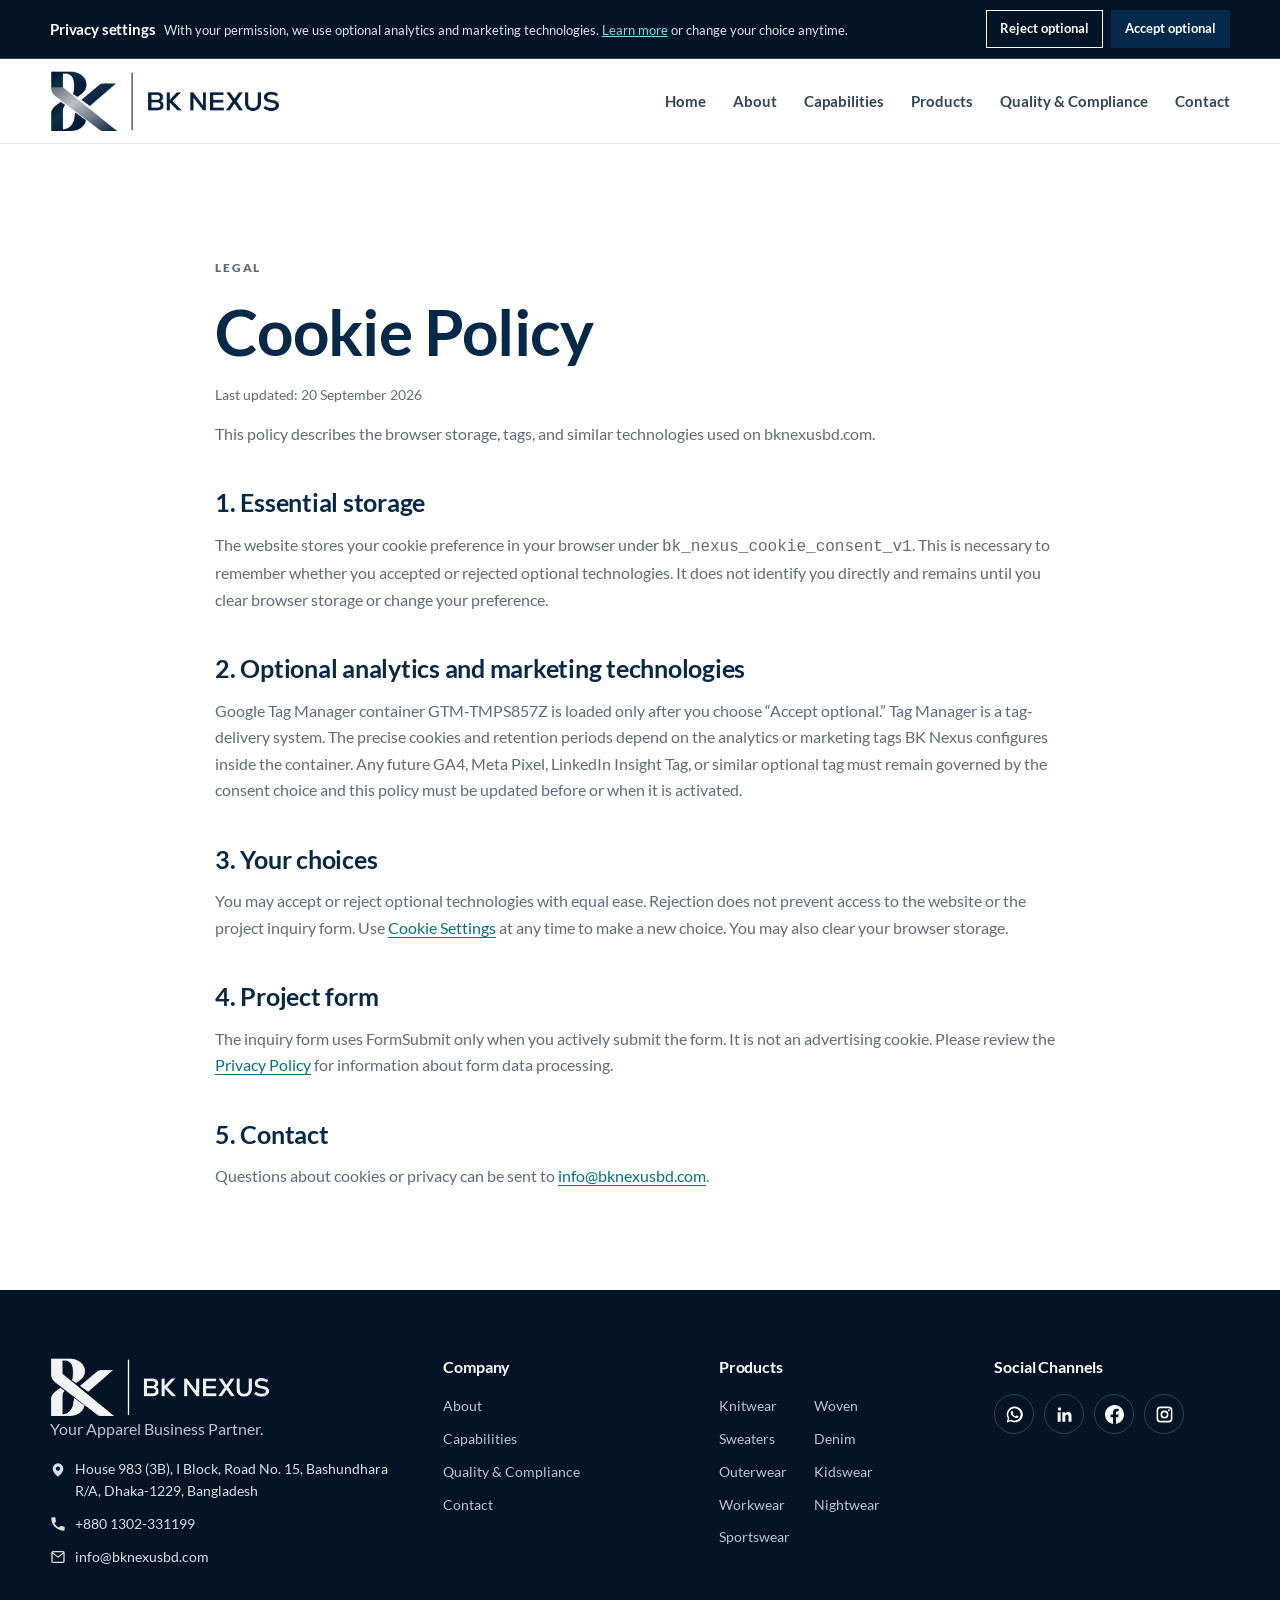
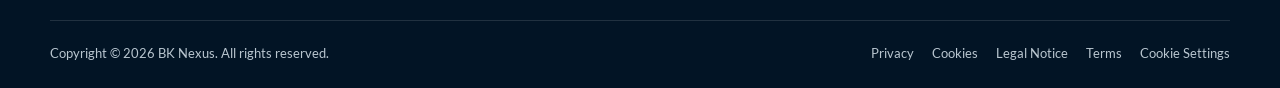
<file: cookie-policy.html>
<!doctype html><html lang="en"><head><meta charset="utf-8"><meta name="viewport" content="width=device-width,initial-scale=1"><meta name="description" content="Learn how BK Nexus uses essential storage and optional analytics or marketing technologies on this website."><title>Cookie Policy | BK Nexus</title><link rel="canonical" href="https://bknexusbd.com/cookie-policy.html"><meta name="robots" content="index,follow,max-image-preview:large"><meta property="og:type" content="website"><meta property="og:site_name" content="BK Nexus"><meta property="og:title" content="Cookie Policy | BK Nexus"><meta property="og:description" content="Learn how BK Nexus uses essential storage and optional analytics or marketing technologies on this website."><meta property="og:url" content="https://bknexusbd.com/cookie-policy.html"><meta property="og:image" content="https://bknexusbd.com/assets/apparel-production.png"><meta name="twitter:card" content="summary_large_image"><meta name="twitter:title" content="Cookie Policy | BK Nexus"><meta name="twitter:description" content="Learn how BK Nexus uses essential storage and optional analytics or marketing technologies on this website."><meta name="twitter:image" content="https://bknexusbd.com/assets/apparel-production.png"><script type="application/ld+json">{"@context":"https://schema.org","@type":"Organization","name":"BK Nexus","brand":{"@type":"Brand","name":"BK Nexus"},"url":"https://bknexusbd.com/","email":"info@bknexusbd.com","telephone":"+8801302331199","address":{"@type":"PostalAddress","streetAddress":"House 983 (3B), I Block, Road No. 15, Bashundhara R/A","addressLocality":"Dhaka","postalCode":"1229","addressCountry":"BD"},"sameAs":["https://www.linkedin.com/company/bk-nexus/","https://web.facebook.com/BKNexusBD","https://www.instagram.com/bk_nexus"]}</script><link rel="stylesheet" href="assets/style.css"><script defer src="assets/site.js"></script></head><body><header class="site-header"><div class="container header-inner"><a class="brand" href="index.html"><img src="assets/bk-nexus-logo-horizontal.png" alt="BK Nexus"></a><button class="menu-button" data-menu-button aria-expanded="false">Menu</button><nav class="nav" data-nav><a href="index.html">Home</a><a href="about.html">About</a><a href="capabilities.html">Capabilities</a><a href="products.html">Products</a><a href="quality.html">Quality &amp; Compliance</a><a href="contact.html">Contact</a></nav></div></header><main class="policy-main"><article class="container policy-content"><p class="eyebrow">Legal</p><h1>Cookie Policy</h1><p class="policy-updated">Last updated: 20 September 2026</p><p>This policy describes the browser storage, tags, and similar technologies used on bknexusbd.com.</p><h2>1. Essential storage</h2><p>The website stores your cookie preference in your browser under <code>bk_nexus_cookie_consent_v1</code>. This is necessary to remember whether you accepted or rejected optional technologies. It does not identify you directly and remains until you clear browser storage or change your preference.</p><h2>2. Optional analytics and marketing technologies</h2><p>Google Tag Manager container GTM-TMPS857Z is loaded only after you choose “Accept optional.” Tag Manager is a tag-delivery system. The precise cookies and retention periods depend on the analytics or marketing tags BK Nexus configures inside the container. Any future GA4, Meta Pixel, LinkedIn Insight Tag, or similar optional tag must remain governed by the consent choice and this policy must be updated before or when it is activated.</p><h2>3. Your choices</h2><p>You may accept or reject optional technologies with equal ease. Rejection does not prevent access to the website or the project inquiry form. Use <a href="#" data-cookie-settings>Cookie Settings</a> at any time to make a new choice. You may also clear your browser storage.</p><h2>4. Project form</h2><p>The inquiry form uses FormSubmit only when you actively submit the form. It is not an advertising cookie. Please review the <a href="privacy-policy.html">Privacy Policy</a> for information about form data processing.</p><h2>5. Contact</h2><p>Questions about cookies or privacy can be sent to <a href="mailto:info@bknexusbd.com">info@bknexusbd.com</a>.</p></article></main><footer class="footer"><div class="container"><div class="footer-grid"><div><img class="footer-logo" src="assets/bk-nexus-logo-horizontal.png" alt="BK Nexus"><p>Your Apparel Business Partner.</p></div><div></div><div></div><div></div></div><div class="footer-bottom"></div></div></footer></body></html>
</file>
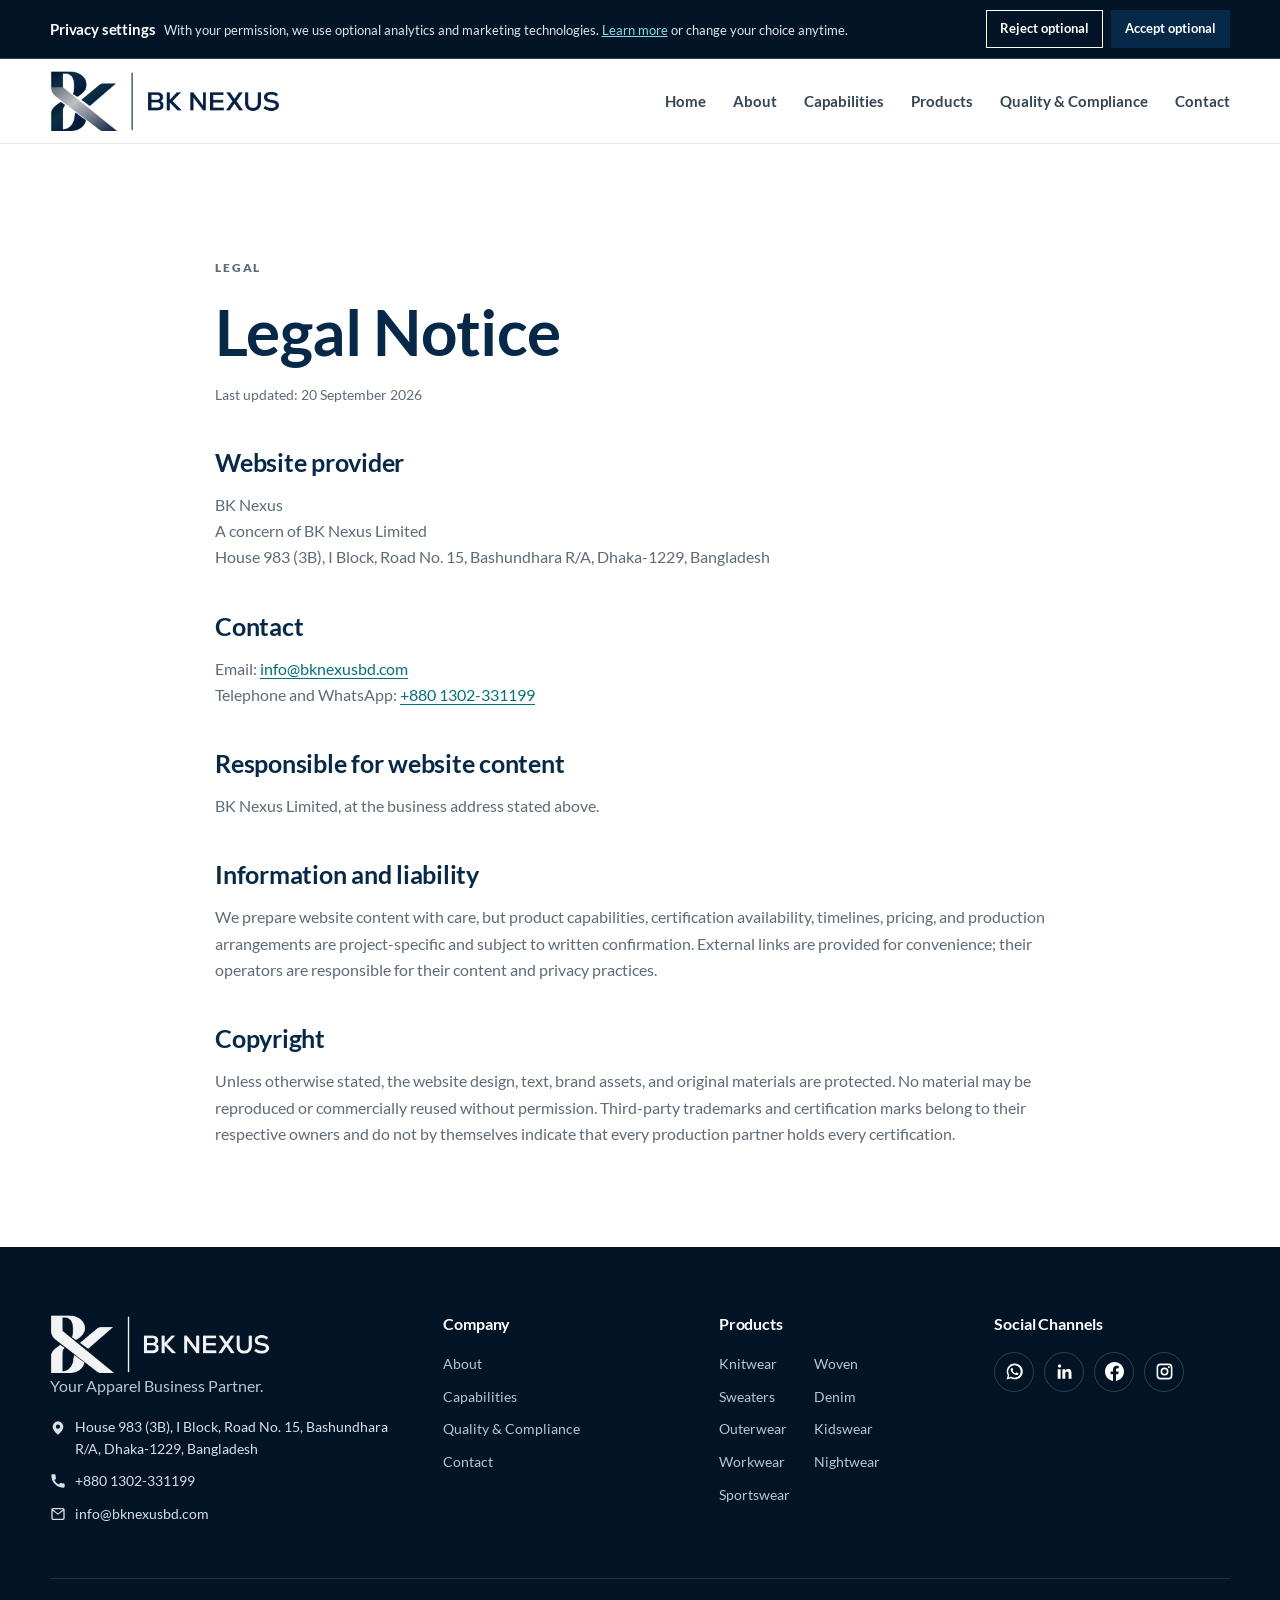
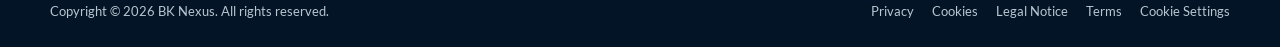
<file: legal-notice.html>
<!doctype html><html lang="en"><head><meta charset="utf-8"><meta name="viewport" content="width=device-width,initial-scale=1"><meta name="description" content="Company identification and contact information for the BK Nexus website."><title>Legal Notice | BK Nexus</title><link rel="canonical" href="https://bknexusbd.com/legal-notice.html"><meta name="robots" content="index,follow,max-image-preview:large"><meta property="og:type" content="website"><meta property="og:site_name" content="BK Nexus"><meta property="og:title" content="Legal Notice | BK Nexus"><meta property="og:description" content="Company identification and contact information for the BK Nexus website."><meta property="og:url" content="https://bknexusbd.com/legal-notice.html"><meta property="og:image" content="https://bknexusbd.com/assets/apparel-production.png"><meta name="twitter:card" content="summary_large_image"><meta name="twitter:title" content="Legal Notice | BK Nexus"><meta name="twitter:description" content="Company identification and contact information for the BK Nexus website."><meta name="twitter:image" content="https://bknexusbd.com/assets/apparel-production.png"><script type="application/ld+json">{"@context":"https://schema.org","@type":"Organization","name":"BK Nexus Limited","brand":{"@type":"Brand","name":"BK Nexus"},"url":"https://bknexusbd.com/","email":"info@bknexusbd.com","telephone":"+8801302331199","address":{"@type":"PostalAddress","streetAddress":"House 983 (3B), I Block, Road No. 15, Bashundhara R/A","addressLocality":"Dhaka","postalCode":"1229","addressCountry":"BD"},"sameAs":["https://www.linkedin.com/company/bk-nexus/","https://web.facebook.com/BKNexusBD","https://www.instagram.com/bk_nexus"]}</script><link rel="stylesheet" href="assets/style.css"><script defer src="assets/site.js"></script></head><body><header class="site-header"><div class="container header-inner"><a class="brand" href="index.html"><img src="assets/bk-nexus-logo-horizontal.png" alt="BK Nexus"></a><button class="menu-button" data-menu-button aria-expanded="false">Menu</button><nav class="nav" data-nav><a href="index.html">Home</a><a href="about.html">About</a><a href="capabilities.html">Capabilities</a><a href="products.html">Products</a><a href="quality.html">Quality &amp; Compliance</a><a href="contact.html">Contact</a></nav></div></header><main class="policy-main"><article class="container policy-content"><p class="eyebrow">Legal</p><h1>Legal Notice</h1><p class="policy-updated">Last updated: 20 September 2026</p><h2>Website provider</h2><p>BK Nexus<br>A concern of BK Nexus Limited<br>House 983 (3B), I Block, Road No. 15, Bashundhara R/A, Dhaka-1229, Bangladesh</p><h2>Contact</h2><p>Email: <a href="mailto:info@bknexusbd.com">info@bknexusbd.com</a><br>Telephone and WhatsApp: <a href="tel:+8801302331199">+880 1302-331199</a></p><h2>Responsible for website content</h2><p>BK Nexus Limited, at the business address stated above.</p><h2>Information and liability</h2><p>We prepare website content with care, but product capabilities, certification availability, timelines, pricing, and production arrangements are project-specific and subject to written confirmation. External links are provided for convenience; their operators are responsible for their content and privacy practices.</p><h2>Copyright</h2><p>Unless otherwise stated, the website design, text, brand assets, and original materials are protected. No material may be reproduced or commercially reused without permission. Third-party trademarks and certification marks belong to their respective owners and do not by themselves indicate that every production partner holds every certification.</p></article></main><footer class="footer"><div class="container"><div class="footer-grid"><div><img class="footer-logo" src="assets/bk-nexus-logo-horizontal.png" alt="BK Nexus"><p>Your Apparel Business Partner.</p></div><div></div><div></div><div></div></div><div class="footer-bottom"></div></div></footer></body></html>
</file>
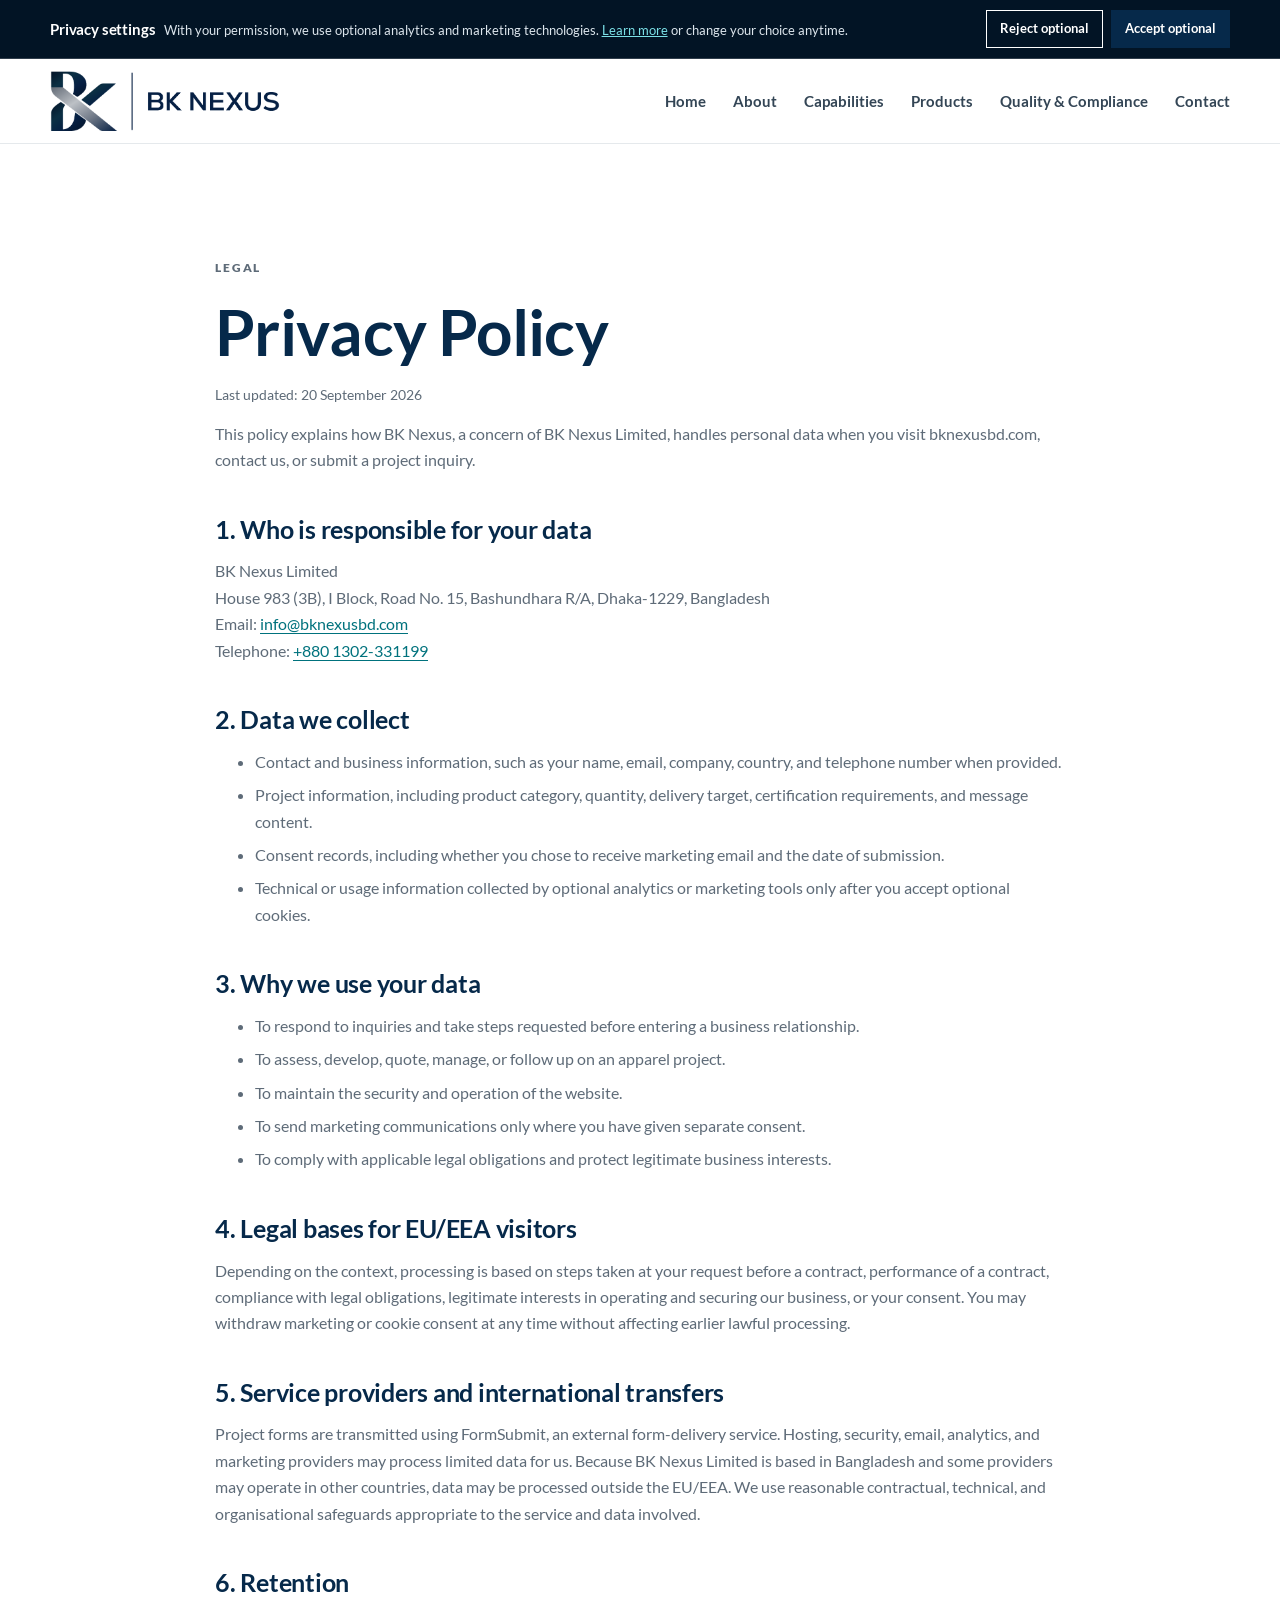
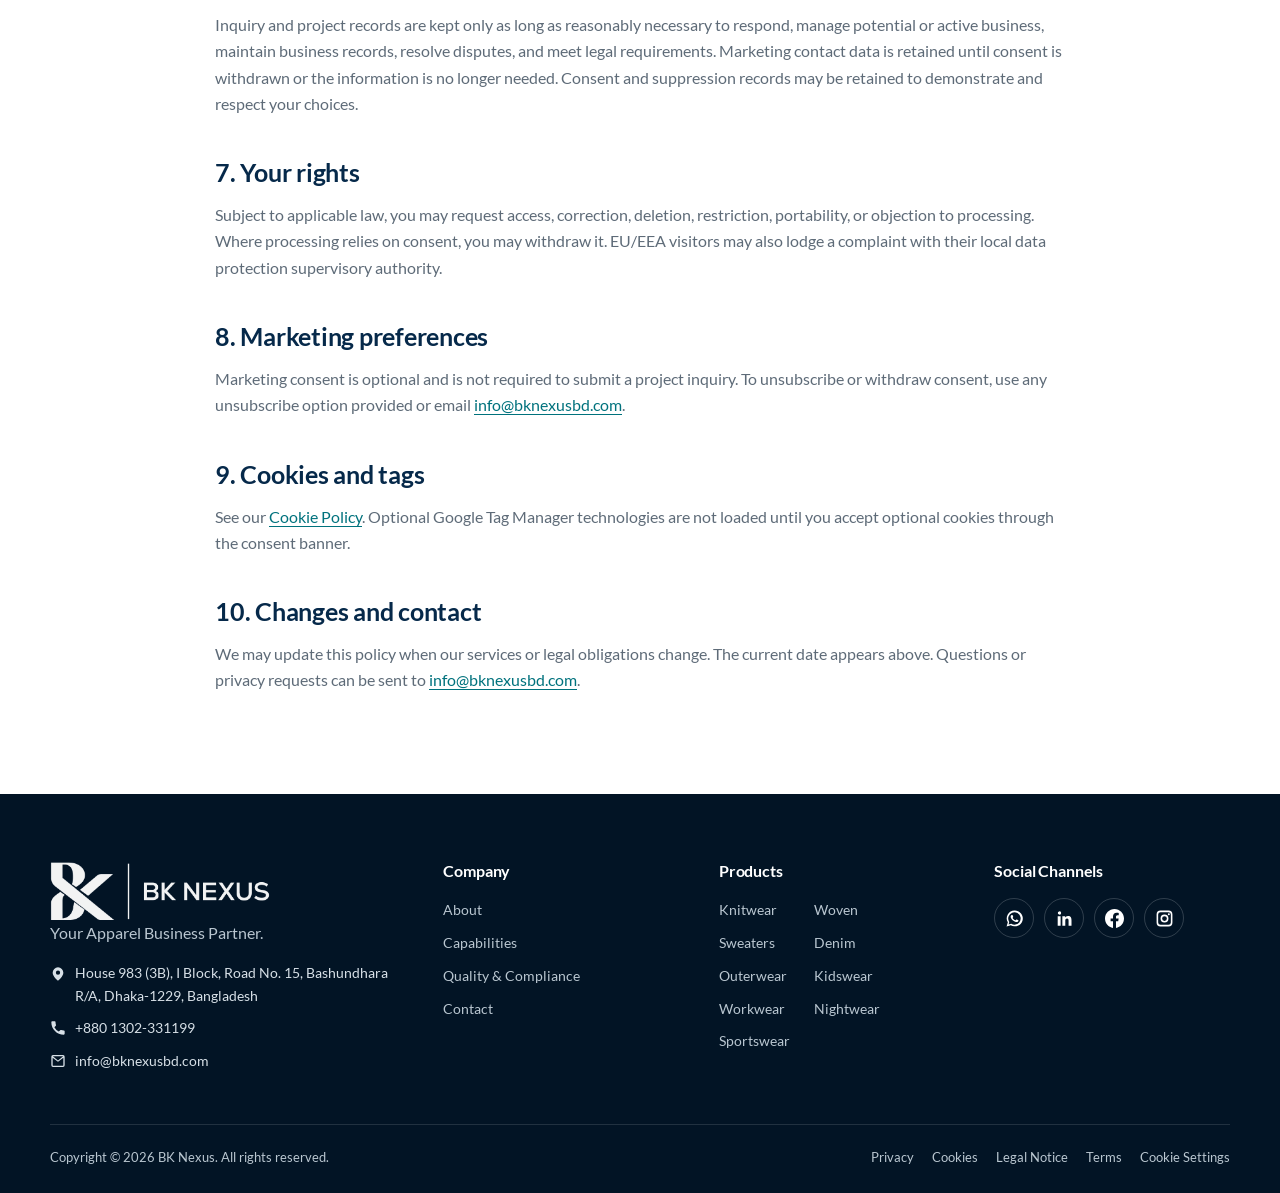
<file: privacy-policy.html>
<!doctype html><html lang="en"><head><meta charset="utf-8"><meta name="viewport" content="width=device-width,initial-scale=1"><meta name="description" content="Read how BK Nexus collects, uses, stores and protects personal data submitted through this website."><title>Privacy Policy | BK Nexus</title><link rel="canonical" href="https://bknexusbd.com/privacy-policy.html"><meta name="robots" content="index,follow,max-image-preview:large"><meta property="og:type" content="website"><meta property="og:site_name" content="BK Nexus"><meta property="og:title" content="Privacy Policy | BK Nexus"><meta property="og:description" content="Read how BK Nexus collects, uses, stores and protects personal data submitted through this website."><meta property="og:url" content="https://bknexusbd.com/privacy-policy.html"><meta property="og:image" content="https://bknexusbd.com/assets/apparel-production.png"><meta name="twitter:card" content="summary_large_image"><meta name="twitter:title" content="Privacy Policy | BK Nexus"><meta name="twitter:description" content="Read how BK Nexus collects, uses, stores and protects personal data submitted through this website."><meta name="twitter:image" content="https://bknexusbd.com/assets/apparel-production.png"><script type="application/ld+json">{"@context":"https://schema.org","@type":"Organization","name":"BK Nexus","brand":{"@type":"Brand","name":"BK Nexus"},"url":"https://bknexusbd.com/","email":"info@bknexusbd.com","telephone":"+8801302331199","address":{"@type":"PostalAddress","streetAddress":"House 983 (3B), I Block, Road No. 15, Bashundhara R/A","addressLocality":"Dhaka","postalCode":"1229","addressCountry":"BD"},"sameAs":["https://www.linkedin.com/company/bk-nexus/","https://web.facebook.com/BKNexusBD","https://www.instagram.com/bk_nexus"]}</script><link rel="stylesheet" href="assets/style.css"><script defer src="assets/site.js"></script></head><body><header class="site-header"><div class="container header-inner"><a class="brand" href="index.html"><img src="assets/bk-nexus-logo-horizontal.png" alt="BK Nexus"></a><button class="menu-button" data-menu-button aria-expanded="false">Menu</button><nav class="nav" data-nav><a href="index.html">Home</a><a href="about.html">About</a><a href="capabilities.html">Capabilities</a><a href="products.html">Products</a><a href="quality.html">Quality &amp; Compliance</a><a href="contact.html">Contact</a></nav></div></header><main class="policy-main"><article class="container policy-content"><p class="eyebrow">Legal</p><h1>Privacy Policy</h1><p class="policy-updated">Last updated: 20 September 2026</p><p>This policy explains how BK Nexus, a concern of BK Nexus Limited, handles personal data when you visit bknexusbd.com, contact us, or submit a project inquiry.</p><h2>1. Who is responsible for your data</h2><p>BK Nexus Limited<br>House 983 (3B), I Block, Road No. 15, Bashundhara R/A, Dhaka-1229, Bangladesh<br>Email: <a href="mailto:info@bknexusbd.com">info@bknexusbd.com</a><br>Telephone: <a href="tel:+8801302331199">+880 1302-331199</a></p><h2>2. Data we collect</h2><ul><li>Contact and business information, such as your name, email, company, country, and telephone number when provided.</li><li>Project information, including product category, quantity, delivery target, certification requirements, and message content.</li><li>Consent records, including whether you chose to receive marketing email and the date of submission.</li><li>Technical or usage information collected by optional analytics or marketing tools only after you accept optional cookies.</li></ul><h2>3. Why we use your data</h2><ul><li>To respond to inquiries and take steps requested before entering a business relationship.</li><li>To assess, develop, quote, manage, or follow up on an apparel project.</li><li>To maintain the security and operation of the website.</li><li>To send marketing communications only where you have given separate consent.</li><li>To comply with applicable legal obligations and protect legitimate business interests.</li></ul><h2>4. Legal bases for EU/EEA visitors</h2><p>Depending on the context, processing is based on steps taken at your request before a contract, performance of a contract, compliance with legal obligations, legitimate interests in operating and securing our business, or your consent. You may withdraw marketing or cookie consent at any time without affecting earlier lawful processing.</p><h2>5. Service providers and international transfers</h2><p>Project forms are transmitted using FormSubmit, an external form-delivery service. Hosting, security, email, analytics, and marketing providers may process limited data for us. Because BK Nexus Limited is based in Bangladesh and some providers may operate in other countries, data may be processed outside the EU/EEA. We use reasonable contractual, technical, and organisational safeguards appropriate to the service and data involved.</p><h2>6. Retention</h2><p>Inquiry and project records are kept only as long as reasonably necessary to respond, manage potential or active business, maintain business records, resolve disputes, and meet legal requirements. Marketing contact data is retained until consent is withdrawn or the information is no longer needed. Consent and suppression records may be retained to demonstrate and respect your choices.</p><h2>7. Your rights</h2><p>Subject to applicable law, you may request access, correction, deletion, restriction, portability, or objection to processing. Where processing relies on consent, you may withdraw it. EU/EEA visitors may also lodge a complaint with their local data protection supervisory authority.</p><h2>8. Marketing preferences</h2><p>Marketing consent is optional and is not required to submit a project inquiry. To unsubscribe or withdraw consent, use any unsubscribe option provided or email <a href="mailto:info@bknexusbd.com?subject=Withdraw%20marketing%20consent">info@bknexusbd.com</a>.</p><h2>9. Cookies and tags</h2><p>See our <a href="cookie-policy.html">Cookie Policy</a>. Optional Google Tag Manager technologies are not loaded until you accept optional cookies through the consent banner.</p><h2>10. Changes and contact</h2><p>We may update this policy when our services or legal obligations change. The current date appears above. Questions or privacy requests can be sent to <a href="mailto:info@bknexusbd.com">info@bknexusbd.com</a>.</p></article></main><footer class="footer"><div class="container"><div class="footer-grid"><div><img class="footer-logo" src="assets/bk-nexus-logo-horizontal.png" alt="BK Nexus"><p>Your Apparel Business Partner.</p></div><div></div><div></div><div></div></div><div class="footer-bottom"></div></div></footer></body></html>
</file>
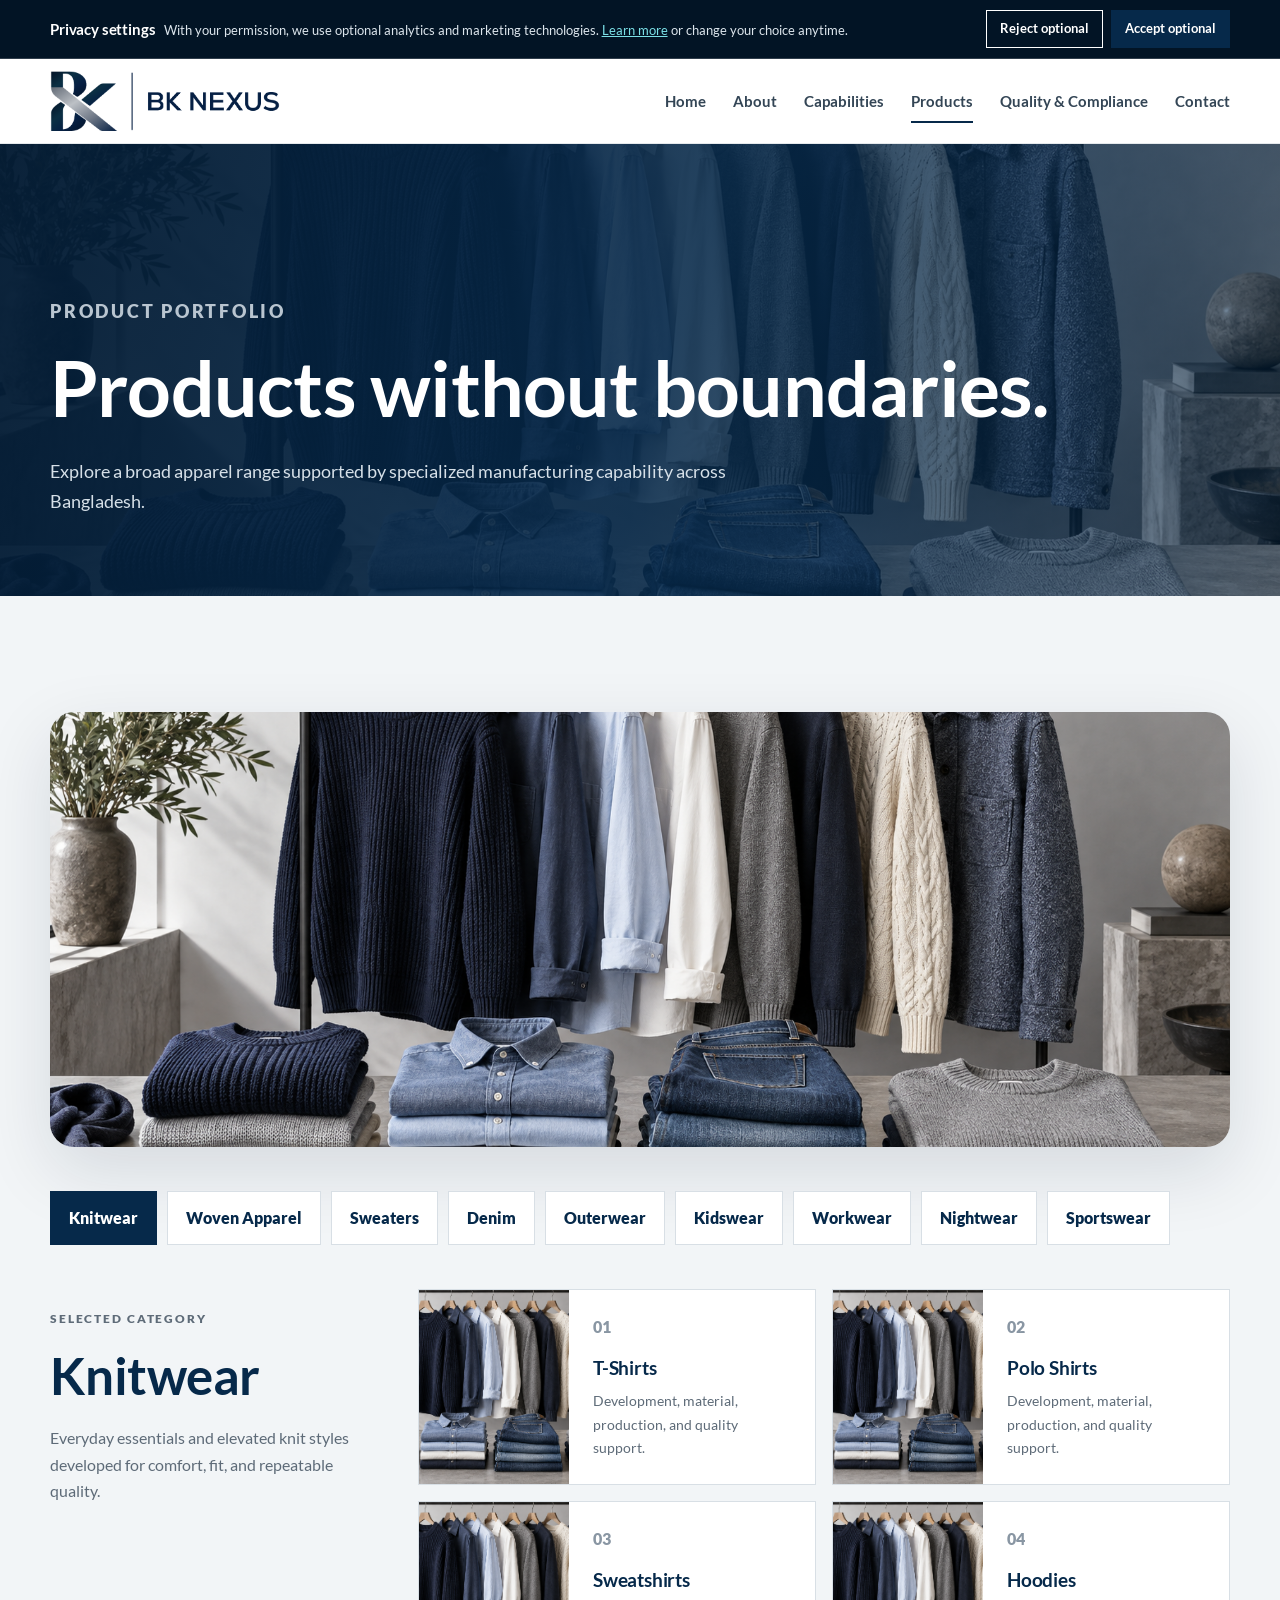
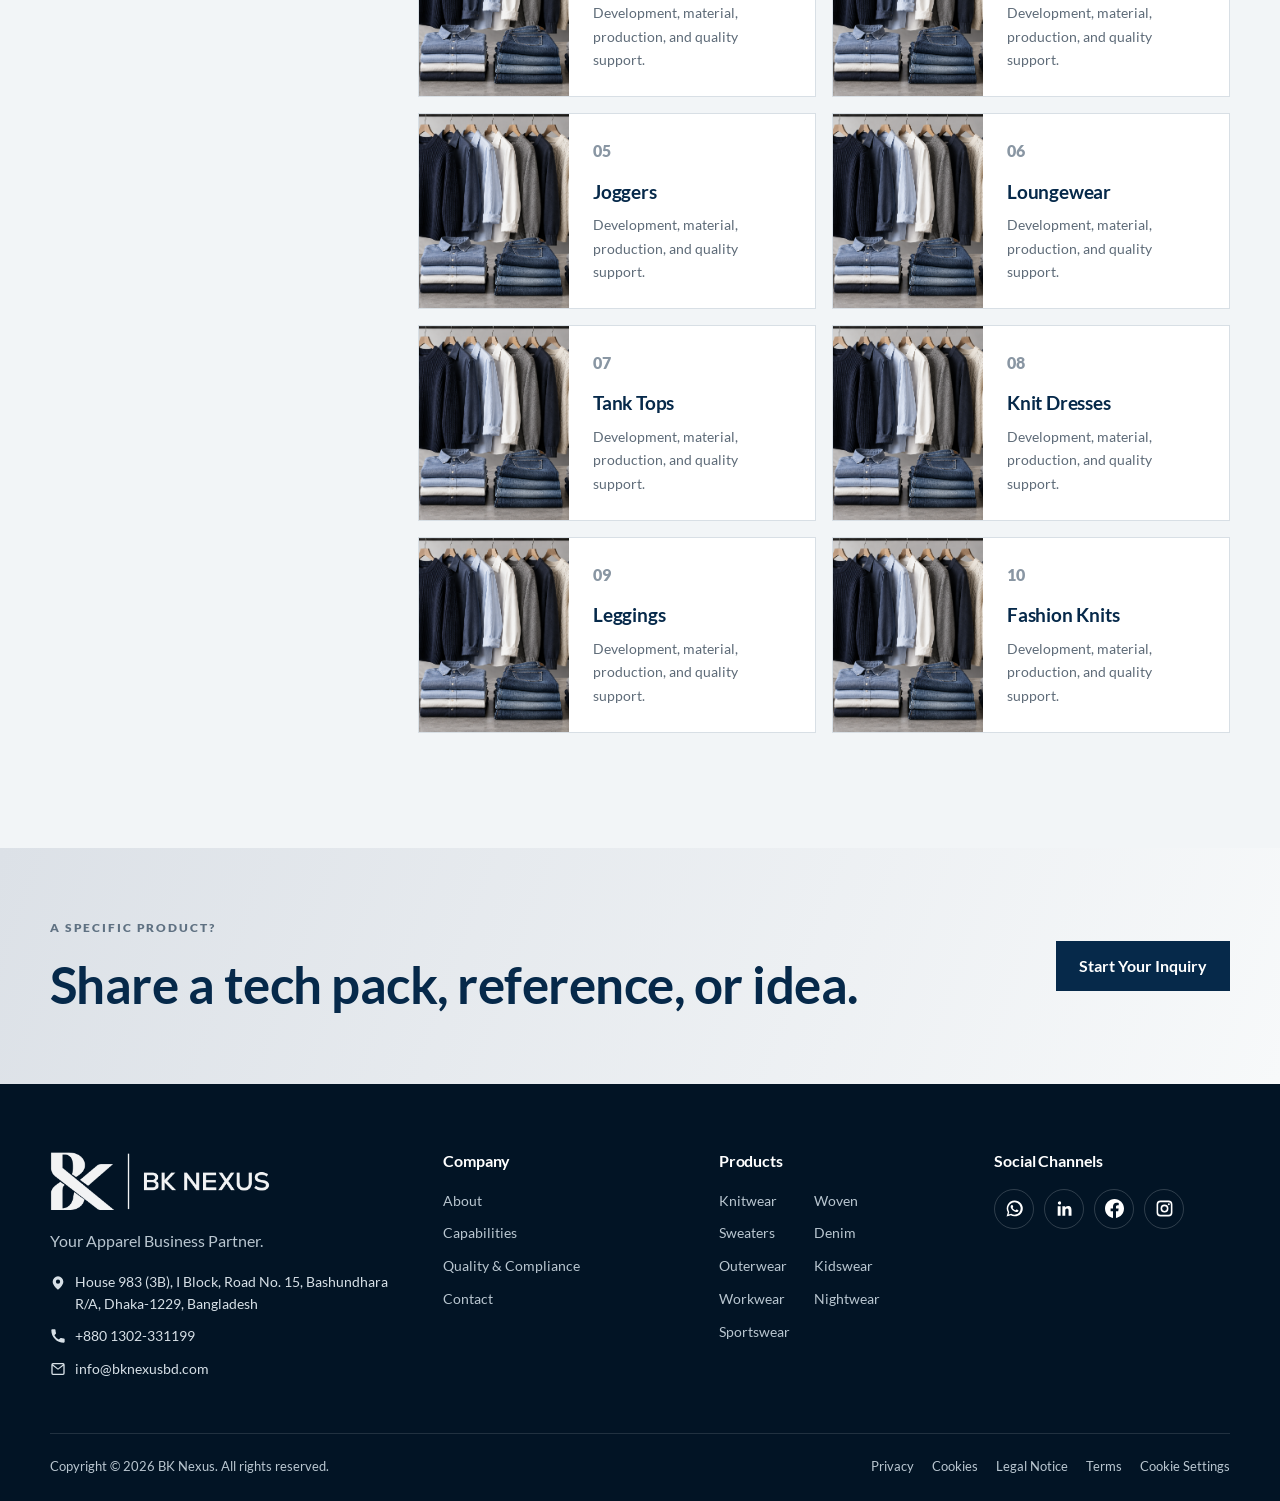
<file: products.html>
<!doctype html><html lang="en"><head><meta charset="utf-8"><meta name="viewport" content="width=device-width,initial-scale=1"><meta name="description" content="Explore knitwear, woven apparel, sweaters, denim, outerwear, kidswear, workwear, nightwear and sportswear sourcing from Bangladesh."><title>Apparel Product Categories | BK Nexus Bangladesh</title><link rel="canonical" href="https://bknexusbd.com/products.html"><meta name="robots" content="index,follow,max-image-preview:large"><meta property="og:type" content="website"><meta property="og:site_name" content="BK Nexus"><meta property="og:title" content="Apparel Product Categories | BK Nexus Bangladesh"><meta property="og:description" content="Explore knitwear, woven apparel, sweaters, denim, outerwear, kidswear, workwear, nightwear and sportswear sourcing from Bangladesh."><meta property="og:url" content="https://bknexusbd.com/products.html"><meta property="og:image" content="https://bknexusbd.com/assets/apparel-production.png"><meta name="twitter:card" content="summary_large_image"><meta name="twitter:title" content="Apparel Product Categories | BK Nexus Bangladesh"><meta name="twitter:description" content="Explore knitwear, woven apparel, sweaters, denim, outerwear, kidswear, workwear, nightwear and sportswear sourcing from Bangladesh."><meta name="twitter:image" content="https://bknexusbd.com/assets/apparel-production.png"><script type="application/ld+json">{"@context":"https://schema.org","@type":"Organization","name":"BK Nexus","brand":{"@type":"Brand","name":"BK Nexus"},"url":"https://bknexusbd.com/","email":"info@bknexusbd.com","telephone":"+8801302331199","address":{"@type":"PostalAddress","streetAddress":"House 983 (3B), I Block, Road No. 15, Bashundhara R/A","addressLocality":"Dhaka","postalCode":"1229","addressCountry":"BD"},"sameAs":["https://www.linkedin.com/company/bk-nexus/","https://web.facebook.com/BKNexusBD","https://www.instagram.com/bk_nexus"]}</script><link rel="stylesheet" href="assets/style.css"><script defer src="assets/site.js"></script></head><body class="page-products">
<div class="topbar"><div class="container topbar-inner"><span>Dhaka, Bangladesh</span><span>Your Apparel Business Partner.</span></div></div><header class="site-header"><div class="container header-inner"><a class="brand" href="index.html"><img src="assets/bk-nexus-logo-horizontal.png" alt="BK Nexus"></a><button class="menu-button" data-menu-button aria-expanded="false">Menu</button><nav class="nav" data-nav><a href="index.html">Home</a><a href="about.html">About</a><a href="capabilities.html">Capabilities</a><a class="active" href="products.html">Products</a><a href="quality.html">Quality & Compliance</a><a href="contact.html">Contact</a></nav></div></header>
<main><section class="page-hero"><div class="container"><p class="eyebrow light">Product Portfolio</p><h1>Products without boundaries.</h1><p>Explore a broad apparel range supported by specialized manufacturing capability across Bangladesh.</p></div></section>
<section class="section section-soft"><div class="container"><img class="product-hero-photo" data-product-hero src="https://irp.cdn-website.com/b15302b4/dms3rep/multi/16.jpg" alt="Knitwear apparel collection"><div class="product-tabs" role="tablist" aria-label="Product categories"><button class="product-tab" data-product-tab="knitwear">Knitwear</button><button class="product-tab" data-product-tab="woven">Woven</button><button class="product-tab" data-product-tab="sweaters">Sweaters</button><button class="product-tab" data-product-tab="denim">Denim</button><button class="product-tab" data-product-tab="outerwear">Outerwear</button><button class="product-tab" data-product-tab="kidswear">Kidswear</button></div><div class="product-stage"><div class="product-stage-intro"><p class="eyebrow">Selected Category</p><h2 data-product-title></h2><p data-product-intro></p></div><div class="product-grid" data-product-grid></div></div></div></section>
<section class="cta"><div class="container cta-inner"><div><p class="eyebrow">A Specific Product?</p><h2>Share a tech pack, reference, or idea.</h2></div><a class="button" href="start-project.html">Start Your Inquiry</a></div></section></main>
<footer class="footer"><div class="container"><div class="footer-grid"><div><img class="footer-logo" src="assets/bk-nexus-logo-horizontal.png" alt="BK Nexus"><p style="margin-top:18px">Your Apparel Business Partner.</p></div><div><h3>Products</h3><div class="footer-links"><a href="#knitwear">Knitwear</a><a href="#woven">Woven</a><a href="#sweaters">Sweaters</a></div></div><div><h3>More</h3><div class="footer-links"><a href="#denim">Denim</a><a href="#outerwear">Outerwear</a><a href="#kidswear">Kidswear</a></div></div><div><h3>Connect</h3><div class="footer-links"><a href="contact.html">Contact</a></div></div></div><div class="footer-bottom"><span>© <span data-year></span> BK Nexus.</span><span>Dhaka, Bangladesh</span></div></div></footer></body></html>
</file>
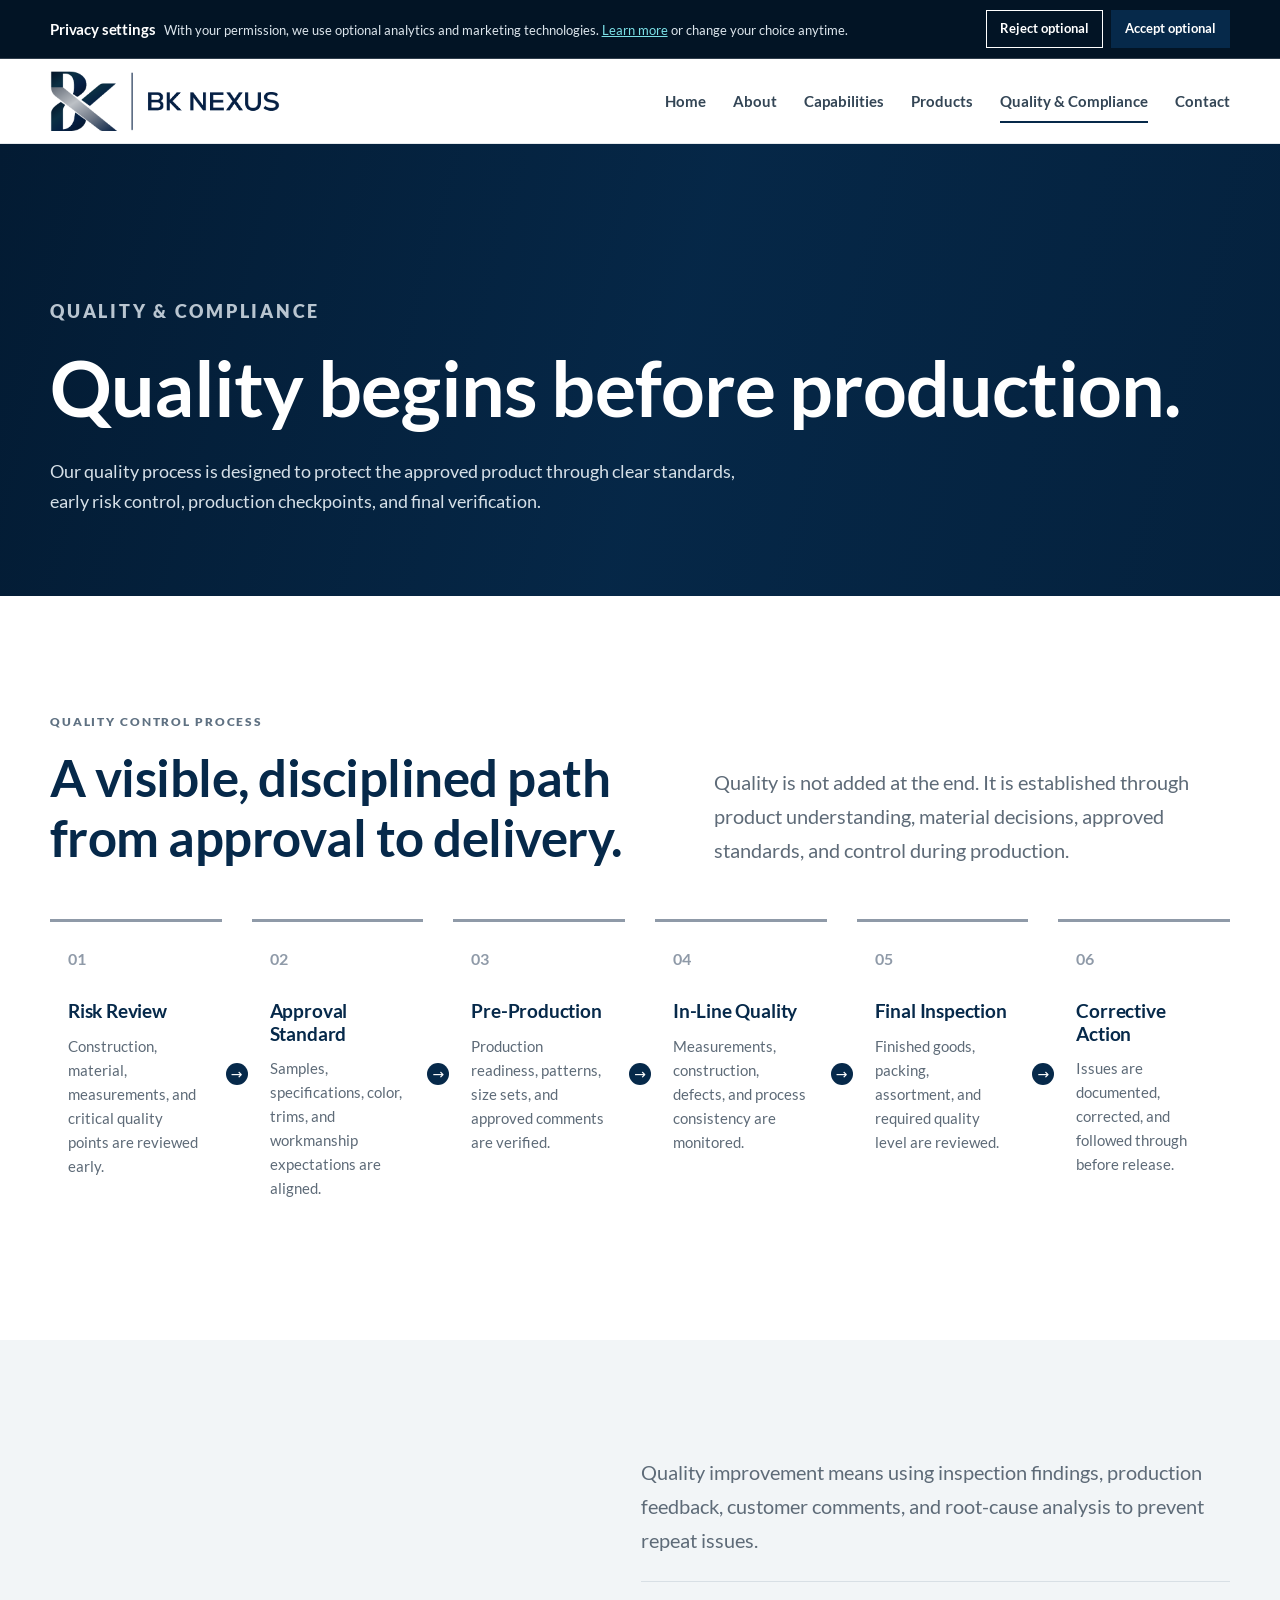
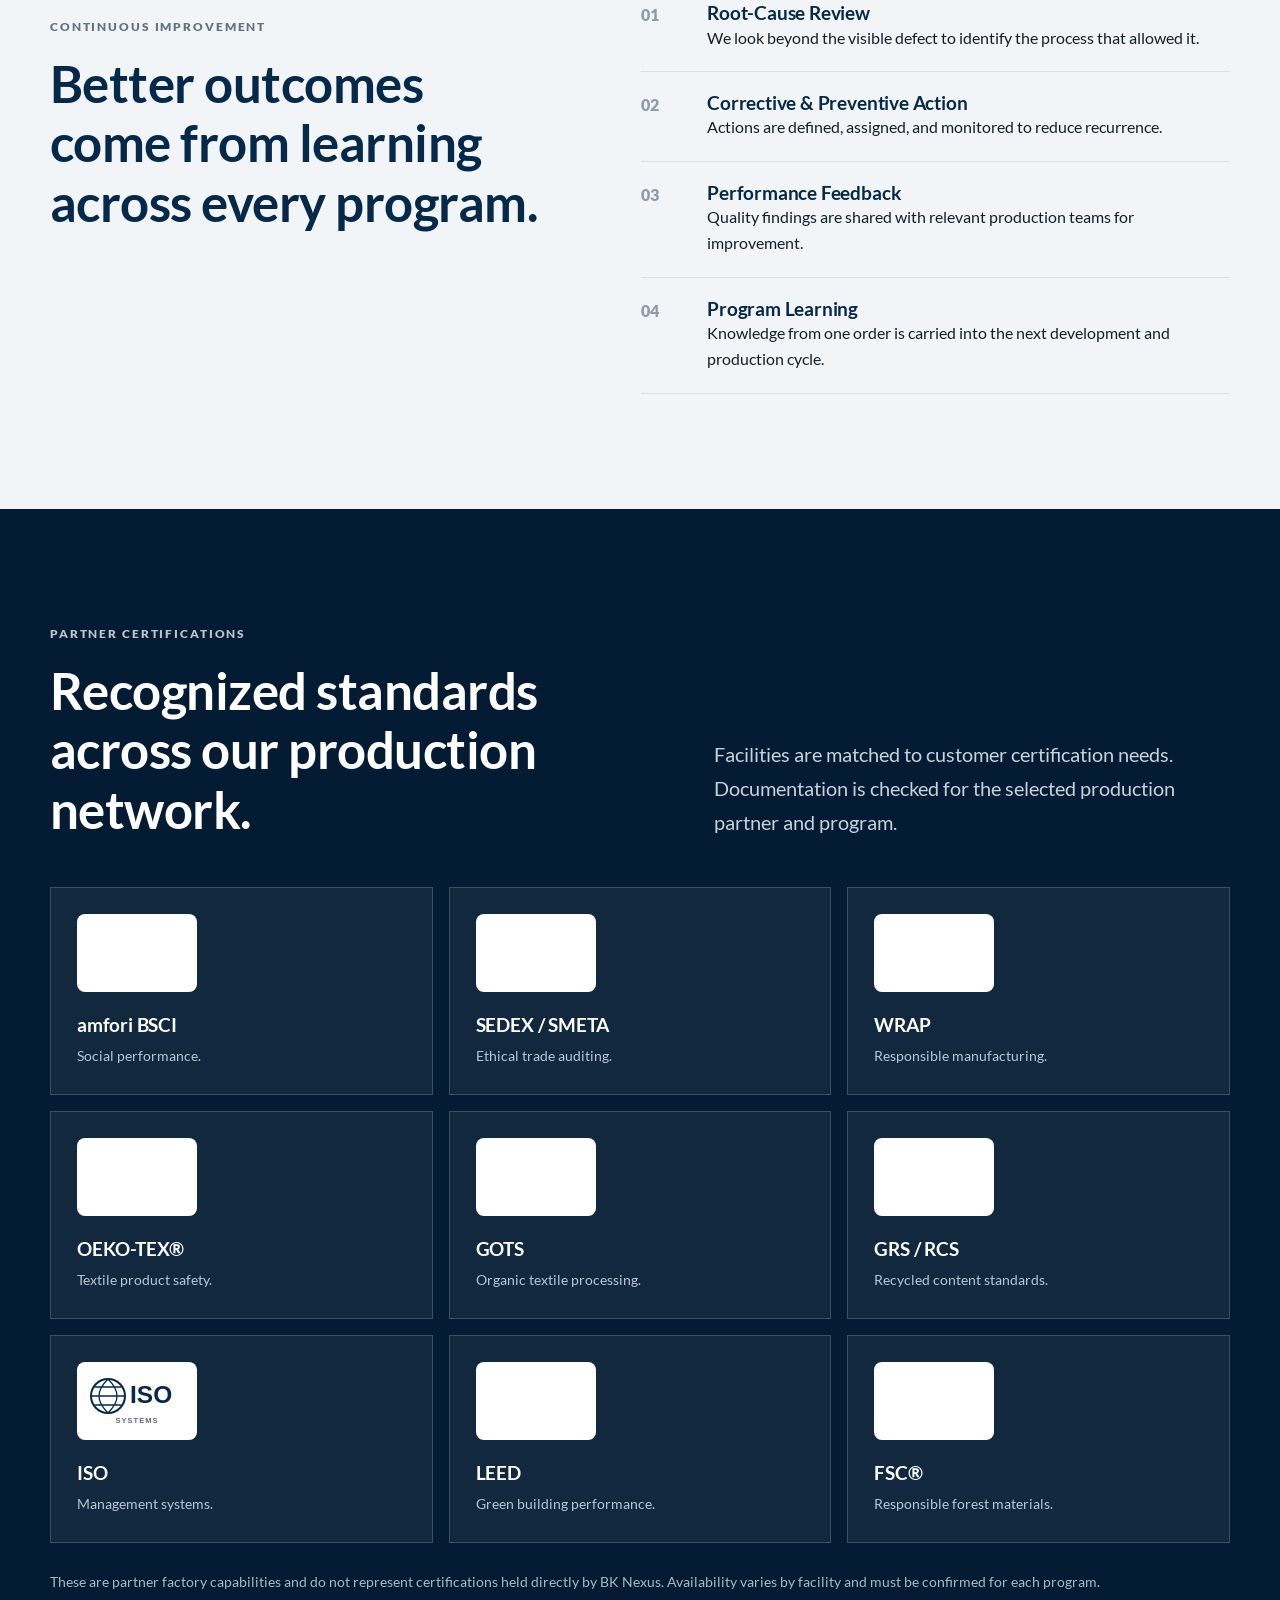
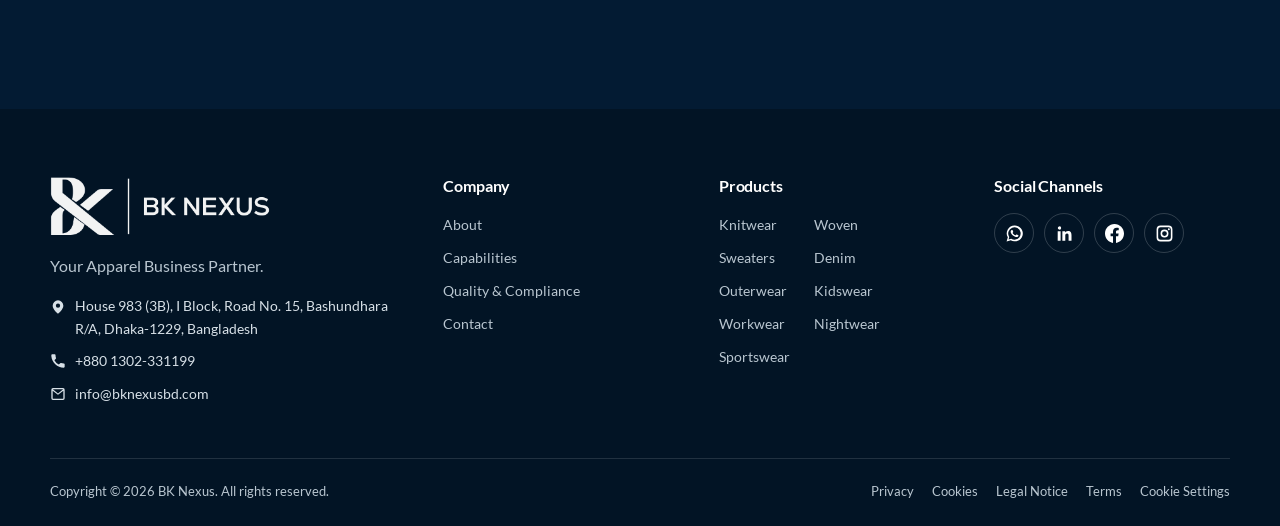
<file: quality.html>
<!doctype html><html lang="en"><head><meta charset="utf-8"><meta name="viewport" content="width=device-width,initial-scale=1"><meta name="description" content="Discover BK Nexus quality assurance, inspection and responsible production support for international apparel programs."><title>Apparel Quality & Compliance | BK Nexus Bangladesh</title><link rel="canonical" href="https://bknexusbd.com/quality.html"><meta name="robots" content="index,follow,max-image-preview:large"><meta property="og:type" content="website"><meta property="og:site_name" content="BK Nexus"><meta property="og:title" content="Apparel Quality & Compliance | BK Nexus Bangladesh"><meta property="og:description" content="Discover BK Nexus quality assurance, inspection and responsible production support for international apparel programs."><meta property="og:url" content="https://bknexusbd.com/quality.html"><meta property="og:image" content="https://bknexusbd.com/assets/apparel-production.png"><meta name="twitter:card" content="summary_large_image"><meta name="twitter:title" content="Apparel Quality & Compliance | BK Nexus Bangladesh"><meta name="twitter:description" content="Discover BK Nexus quality assurance, inspection and responsible production support for international apparel programs."><meta name="twitter:image" content="https://bknexusbd.com/assets/apparel-production.png"><script type="application/ld+json">{"@context":"https://schema.org","@type":"Organization","name":"BK Nexus","brand":{"@type":"Brand","name":"BK Nexus"},"url":"https://bknexusbd.com/","email":"info@bknexusbd.com","telephone":"+8801302331199","address":{"@type":"PostalAddress","streetAddress":"House 983 (3B), I Block, Road No. 15, Bashundhara R/A","addressLocality":"Dhaka","postalCode":"1229","addressCountry":"BD"},"sameAs":["https://www.linkedin.com/company/bk-nexus/","https://web.facebook.com/BKNexusBD","https://www.instagram.com/bk_nexus"]}</script><link rel="stylesheet" href="assets/style.css"><script defer src="assets/site.js"></script></head><body class="page-quality">
<div class="topbar"><div class="container topbar-inner"><span>Dhaka, Bangladesh</span><span>Your Apparel Business Partner.</span></div></div><header class="site-header"><div class="container header-inner"><a class="brand" href="index.html"><img src="assets/bk-nexus-logo-horizontal.png" alt="BK Nexus"></a><button class="menu-button" data-menu-button aria-expanded="false">Menu</button><nav class="nav" data-nav><a href="index.html">Home</a><a href="about.html">About</a><a href="capabilities.html">Capabilities</a><a href="products.html">Products</a><a class="active" href="quality.html">Quality & Compliance</a><a href="contact.html">Contact</a></nav></div></header>
<main><section class="page-hero"><div class="container"><p class="eyebrow light">Quality & Compliance</p><h1>Quality begins before production.</h1><p>Our quality process is designed to protect the approved product through clear standards, early risk control, production checkpoints, and final verification.</p></div></section>
<section class="section"><div class="container"><div class="section-head"><div><p class="eyebrow">Quality Control Process</p><h2>A visible, disciplined path from approval to delivery.</h2></div><p class="lead">Quality is not added at the end. It is established through product understanding, material decisions, approved standards, and control during production.</p></div><div class="journey"><div class="journey-step"><strong>01</strong><h3>Risk Review</h3><p>Construction, material, measurements, and critical quality points are reviewed early.</p></div><div class="journey-step"><strong>02</strong><h3>Approval Standard</h3><p>Samples, specifications, color, trims, and workmanship expectations are aligned.</p></div><div class="journey-step"><strong>03</strong><h3>Pre-Production</h3><p>Production readiness, patterns, size sets, and approved comments are verified.</p></div><div class="journey-step"><strong>04</strong><h3>In-Line Quality</h3><p>Measurements, construction, defects, and process consistency are monitored.</p></div><div class="journey-step"><strong>05</strong><h3>Final Inspection</h3><p>Finished goods, packing, assortment, and required quality level are reviewed.</p></div><div class="journey-step"><strong>06</strong><h3>Corrective Action</h3><p>Issues are documented, corrected, and followed through before release.</p></div></div></div></section>
<section class="section section-soft"><div class="container split"><div><p class="eyebrow">Continuous Improvement</p><h2>Better outcomes come from learning across every program.</h2></div><div class="copy-stack"><p class="lead">Quality improvement means using inspection findings, production feedback, customer comments, and root-cause analysis to prevent repeat issues.</p><div class="feature-list"><div class="feature"><span>01</span><div><h3>Root-Cause Review</h3><p>We look beyond the visible defect to identify the process that allowed it.</p></div></div><div class="feature"><span>02</span><div><h3>Corrective & Preventive Action</h3><p>Actions are defined, assigned, and monitored to reduce recurrence.</p></div></div><div class="feature"><span>03</span><div><h3>Performance Feedback</h3><p>Quality findings are shared with relevant production teams for improvement.</p></div></div><div class="feature"><span>04</span><div><h3>Program Learning</h3><p>Knowledge from one order is carried into the next development and production cycle.</p></div></div></div></div></div></section>
<section class="section section-dark"><div class="container"><div class="section-head"><div><p class="eyebrow light">Partner Certifications</p><h2>Recognized standards across our production network.</h2></div><p class="lead" style="color:#c6d2dc">Facilities are matched to customer certification needs. Documentation is checked for the selected production partner and program.</p></div><div class="cert-grid"><article class="cert"><div class="cert-mark">amfori<br>BSCI</div><h3>amfori BSCI</h3><p>Social performance.</p></article><article class="cert"><div class="cert-mark">SEDEX<br>SMETA</div><h3>SEDEX / SMETA</h3><p>Ethical trade auditing.</p></article><article class="cert"><div class="cert-mark">WRAP</div><h3>WRAP</h3><p>Responsible manufacturing.</p></article><article class="cert"><div class="cert-mark">OEKO<br>TEX®</div><h3>OEKO-TEX®</h3><p>Textile product safety.</p></article><article class="cert"><div class="cert-mark">GOTS</div><h3>GOTS</h3><p>Organic textile processing.</p></article><article class="cert"><div class="cert-mark">GRS<br>RCS</div><h3>GRS / RCS</h3><p>Recycled content standards.</p></article><article class="cert"><div class="cert-mark">ISO</div><h3>ISO</h3><p>Management systems.</p></article><article class="cert"><div class="cert-mark">LEED</div><h3>LEED</h3><p>Green building performance.</p></article><article class="cert"><div class="cert-mark">FSC®</div><h3>FSC®</h3><p>Responsible forest materials.</p></article></div><p class="disclaimer">These are partner factory capabilities and do not represent certifications held directly by BK Nexus. Availability varies by facility and must be confirmed for each program.</p></div></section></main>
<footer class="footer"><div class="container"><div class="footer-grid"><div><img class="footer-logo" src="assets/bk-nexus-logo-horizontal.png" alt="BK Nexus"><p style="margin-top:18px">Your Apparel Business Partner.</p></div><div><h3>Company</h3><div class="footer-links"><a href="about.html">About</a><a href="capabilities.html">Capabilities</a></div></div><div><h3>Explore</h3><div class="footer-links"><a href="products.html">Products</a></div></div><div><h3>Connect</h3><div class="footer-links"><a href="contact.html">Contact</a></div></div></div><div class="footer-bottom"><span>© <span data-year></span> BK Nexus.</span><span>Dhaka, Bangladesh</span></div></div></footer></body></html>
</file>
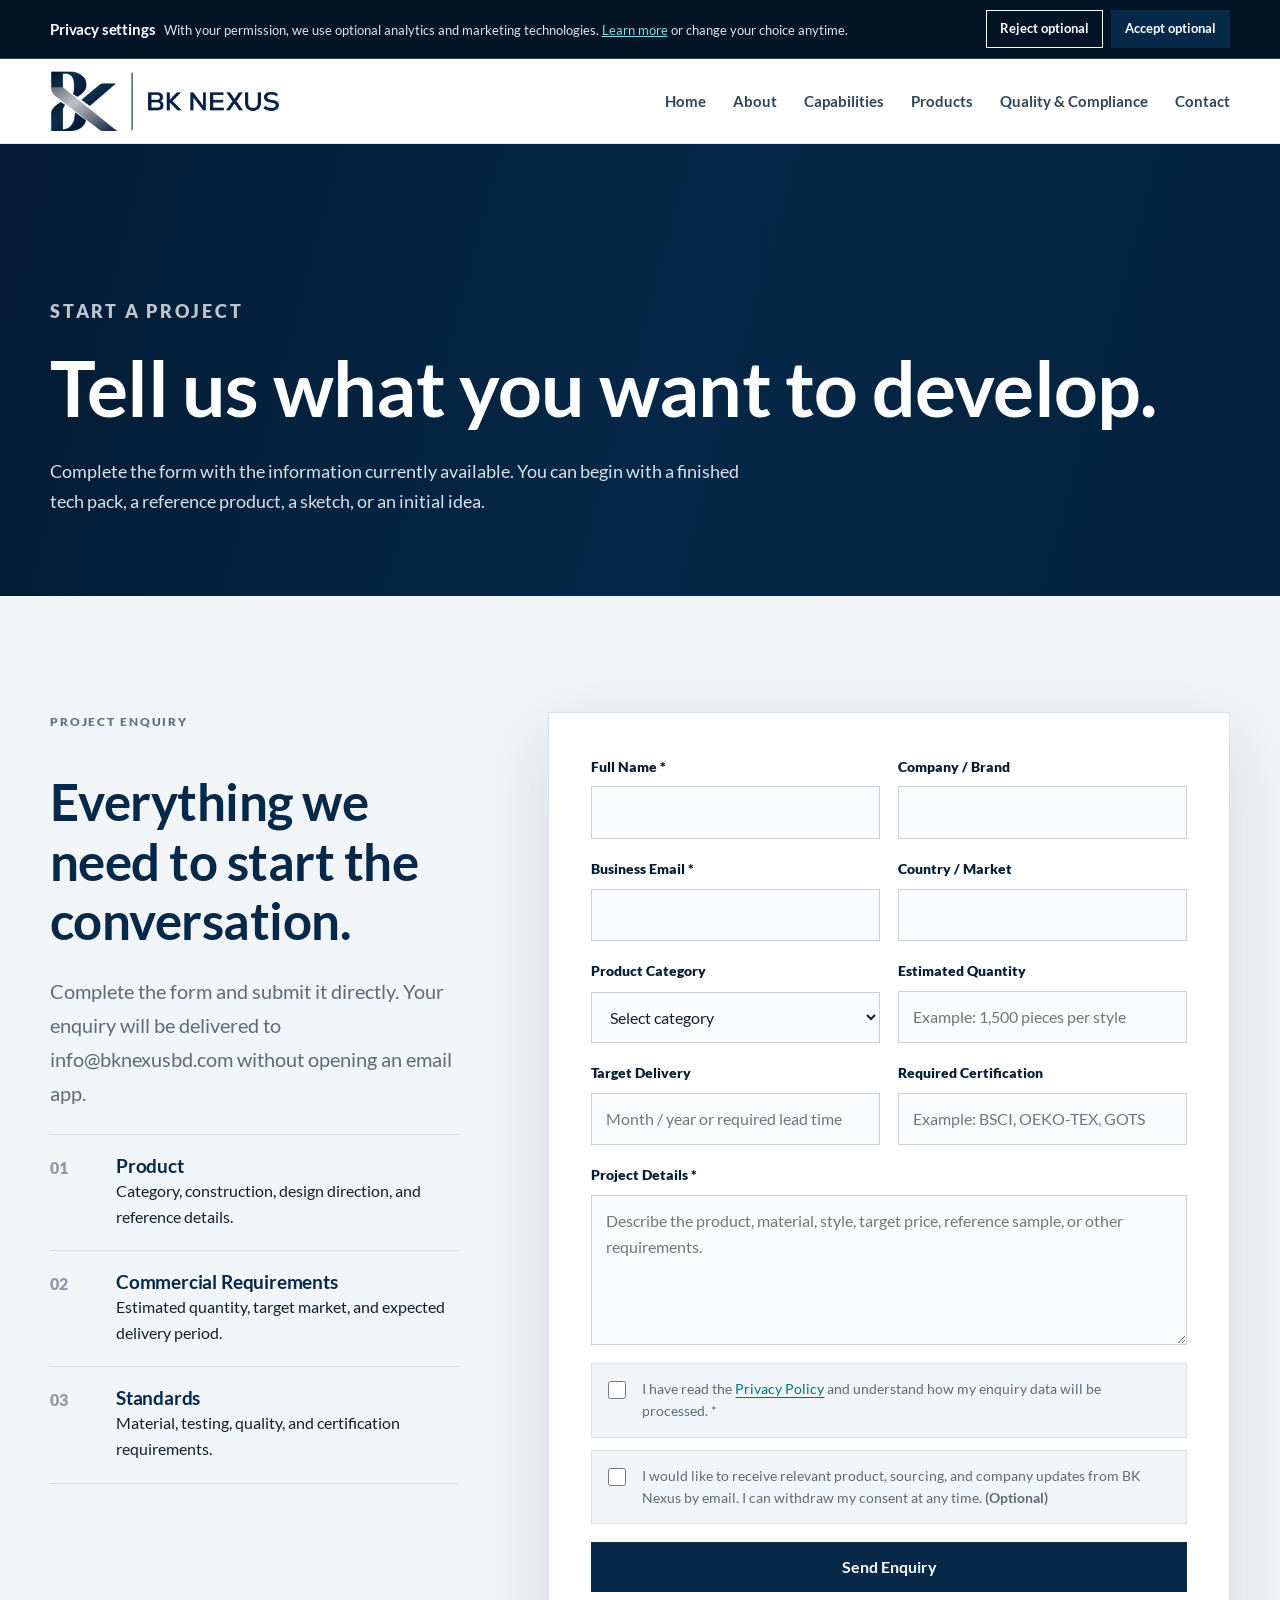
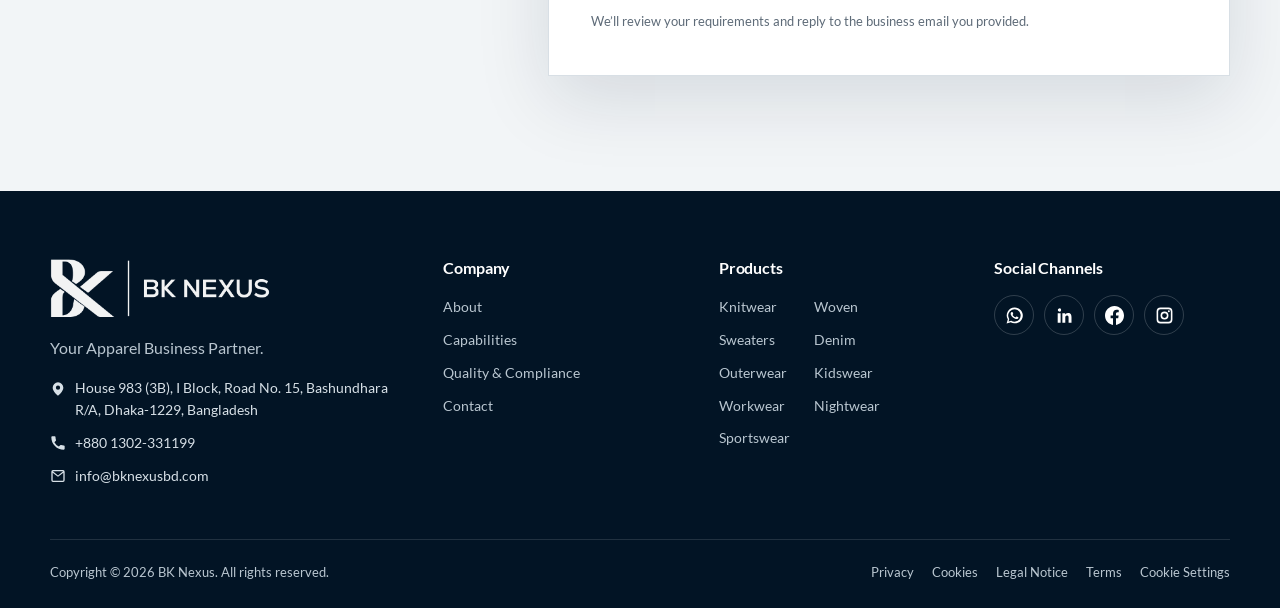
<file: start-project.html>
<!doctype html><html lang="en"><head><meta charset="utf-8"><meta name="viewport" content="width=device-width,initial-scale=1"><meta name="description" content="Submit your apparel development, sourcing or production enquiry directly to the BK Nexus team in Dhaka."><title>Start an Apparel Project | BK Nexus Bangladesh</title><link rel="canonical" href="https://bknexusbd.com/start-project.html"><meta name="robots" content="index,follow,max-image-preview:large"><meta property="og:type" content="website"><meta property="og:site_name" content="BK Nexus"><meta property="og:title" content="Start an Apparel Project | BK Nexus Bangladesh"><meta property="og:description" content="Submit your apparel development, sourcing or production enquiry directly to the BK Nexus team in Dhaka."><meta property="og:url" content="https://bknexusbd.com/start-project.html"><meta property="og:image" content="https://bknexusbd.com/assets/apparel-production.png"><meta name="twitter:card" content="summary_large_image"><meta name="twitter:title" content="Start an Apparel Project | BK Nexus Bangladesh"><meta name="twitter:description" content="Submit your apparel development, sourcing or production enquiry directly to the BK Nexus team in Dhaka."><meta name="twitter:image" content="https://bknexusbd.com/assets/apparel-production.png"><script type="application/ld+json">{"@context":"https://schema.org","@type":"Organization","name":"BK Nexus","brand":{"@type":"Brand","name":"BK Nexus"},"url":"https://bknexusbd.com/","email":"info@bknexusbd.com","telephone":"+8801302331199","address":{"@type":"PostalAddress","streetAddress":"House 983 (3B), I Block, Road No. 15, Bashundhara R/A","addressLocality":"Dhaka","postalCode":"1229","addressCountry":"BD"},"sameAs":["https://www.linkedin.com/company/bk-nexus/","https://web.facebook.com/BKNexusBD","https://www.instagram.com/bk_nexus"]}</script><link rel="stylesheet" href="assets/style.css"><script defer src="assets/site.js"></script></head><body class="page-start-project">
<div class="topbar"><div class="container topbar-inner"><span>Dhaka, Bangladesh</span><span>Your Apparel Business Partner.</span></div></div><header class="site-header"><div class="container header-inner"><a class="brand" href="index.html"><img src="assets/bk-nexus-logo-horizontal.png" alt="BK Nexus"></a><button class="menu-button" data-menu-button aria-expanded="false">Menu</button><nav class="nav" data-nav><a href="index.html">Home</a><a href="about.html">About</a><a href="capabilities.html">Capabilities</a><a href="products.html">Products</a><a href="quality.html">Quality & Compliance</a><a href="contact.html">Contact</a></nav></div></header>
<main><section class="page-hero"><div class="container"><p class="eyebrow light">Start a Project</p><h1>Tell us what you want to develop.</h1><p>Complete the form with the information currently available. You can begin with a finished tech pack, a reference product, a sketch, or an initial idea.</p></div></section>
<section class="section section-soft" id="project-form"><div class="container inquiry-layout"><div class="copy-stack"><p class="eyebrow">Project Enquiry</p><h2>Everything we need to start the conversation.</h2><p class="lead">Complete the form and submit it directly. Your enquiry will be delivered to info@bknexusbd.com without opening an email app.</p><div class="feature-list"><div class="feature"><span>01</span><div><h3>Product</h3><p>Category, construction, design direction, and reference details.</p></div></div><div class="feature"><span>02</span><div><h3>Commercial Requirements</h3><p>Estimated quantity, target market, and expected delivery period.</p></div></div><div class="feature"><span>03</span><div><h3>Standards</h3><p>Material, testing, quality, and certification requirements.</p></div></div></div></div>
<form class="inquiry-form" data-project-form action="https://formsubmit.co/info@bknexusbd.com" method="POST"><input type="hidden" name="_subject" value="New BK Nexus Project Enquiry"><input type="hidden" name="_template" value="table"><input type="hidden" name="_captcha" value="false"><input type="hidden" name="privacy_notice_version" value="20 September 2026"><input type="hidden" name="submitted_at" value="" data-submitted-at><div class="form-honeypot" aria-hidden="true"><label for="website">Leave this field empty</label><input id="website" name="_honey" tabindex="-1" autocomplete="off"></div><div class="form-field"><label for="name">Full Name *</label><input id="name" name="name" required autocomplete="name"></div><div class="form-field"><label for="company">Company / Brand</label><input id="company" name="company" autocomplete="organization"></div><div class="form-field"><label for="email">Business Email *</label><input id="email" name="email" type="email" required autocomplete="email"></div><div class="form-field"><label for="country">Country / Market</label><input id="country" name="country" autocomplete="country-name"></div><div class="form-field"><label for="category">Product Category</label><select id="category" name="category"><option value="">Select category</option><option>Knitwear</option><option>Woven Apparel</option><option>Sweaters</option><option>Denim</option><option>Outerwear</option><option>Kidswear</option><option>Workwear</option><option>Nightwear</option><option>Sportswear</option><option>Multiple Categories</option></select></div><div class="form-field"><label for="quantity">Estimated Quantity</label><input id="quantity" name="quantity" placeholder="Example: 1,500 pieces per style"></div><div class="form-field"><label for="delivery">Target Delivery</label><input id="delivery" name="delivery" placeholder="Month / year or required lead time"></div><div class="form-field"><label for="certification">Required Certification</label><input id="certification" name="certification" placeholder="Example: BSCI, OEKO-TEX, GOTS"></div><div class="form-field full"><label for="message">Project Details *</label><textarea id="message" name="message" required placeholder="Describe the product, material, style, target price, reference sample, or other requirements."></textarea></div><div class="form-consents full"><label class="consent-row"><input type="checkbox" name="privacy_acknowledgement" value="Privacy Policy acknowledged" required><span>I have read the <a href="privacy-policy.html" target="_blank" rel="noopener">Privacy Policy</a> and understand how my enquiry data will be processed. *</span></label><label class="consent-row"><input type="checkbox" name="marketing_consent" value="Yes, consent granted"><span>I would like to receive relevant product, sourcing, and company updates from BK Nexus by email. I can withdraw my consent at any time. <strong>(Optional)</strong></span></label></div><button class="button" type="submit" data-submit-button>Send Enquiry</button><p class="form-note">We’ll review your requirements and reply to the business email you provided.</p><div class="form-status" data-form-status role="status" aria-live="polite"></div></form></div></section></main>
<footer class="footer"><div class="container"><div class="footer-grid"><div><img class="footer-logo" src="assets/bk-nexus-logo-horizontal.png" alt="BK Nexus"><p style="margin-top:18px">Your Apparel Business Partner.</p></div><div><h3>Company</h3><div class="footer-links"><a href="about.html">About</a><a href="capabilities.html">Capabilities</a></div></div><div><h3>Explore</h3><div class="footer-links"><a href="products.html">Products</a><a href="quality.html">Quality</a></div></div><div><h3>Connect</h3><div class="footer-links"><a href="mailto:info@bknexusbd.com">info@bknexusbd.com</a><a href="contact.html">Contact</a></div></div></div><div class="footer-bottom"><span>© <span data-year></span> BK Nexus.</span><span>Dhaka, Bangladesh</span></div></div></footer></body></html>
</file>
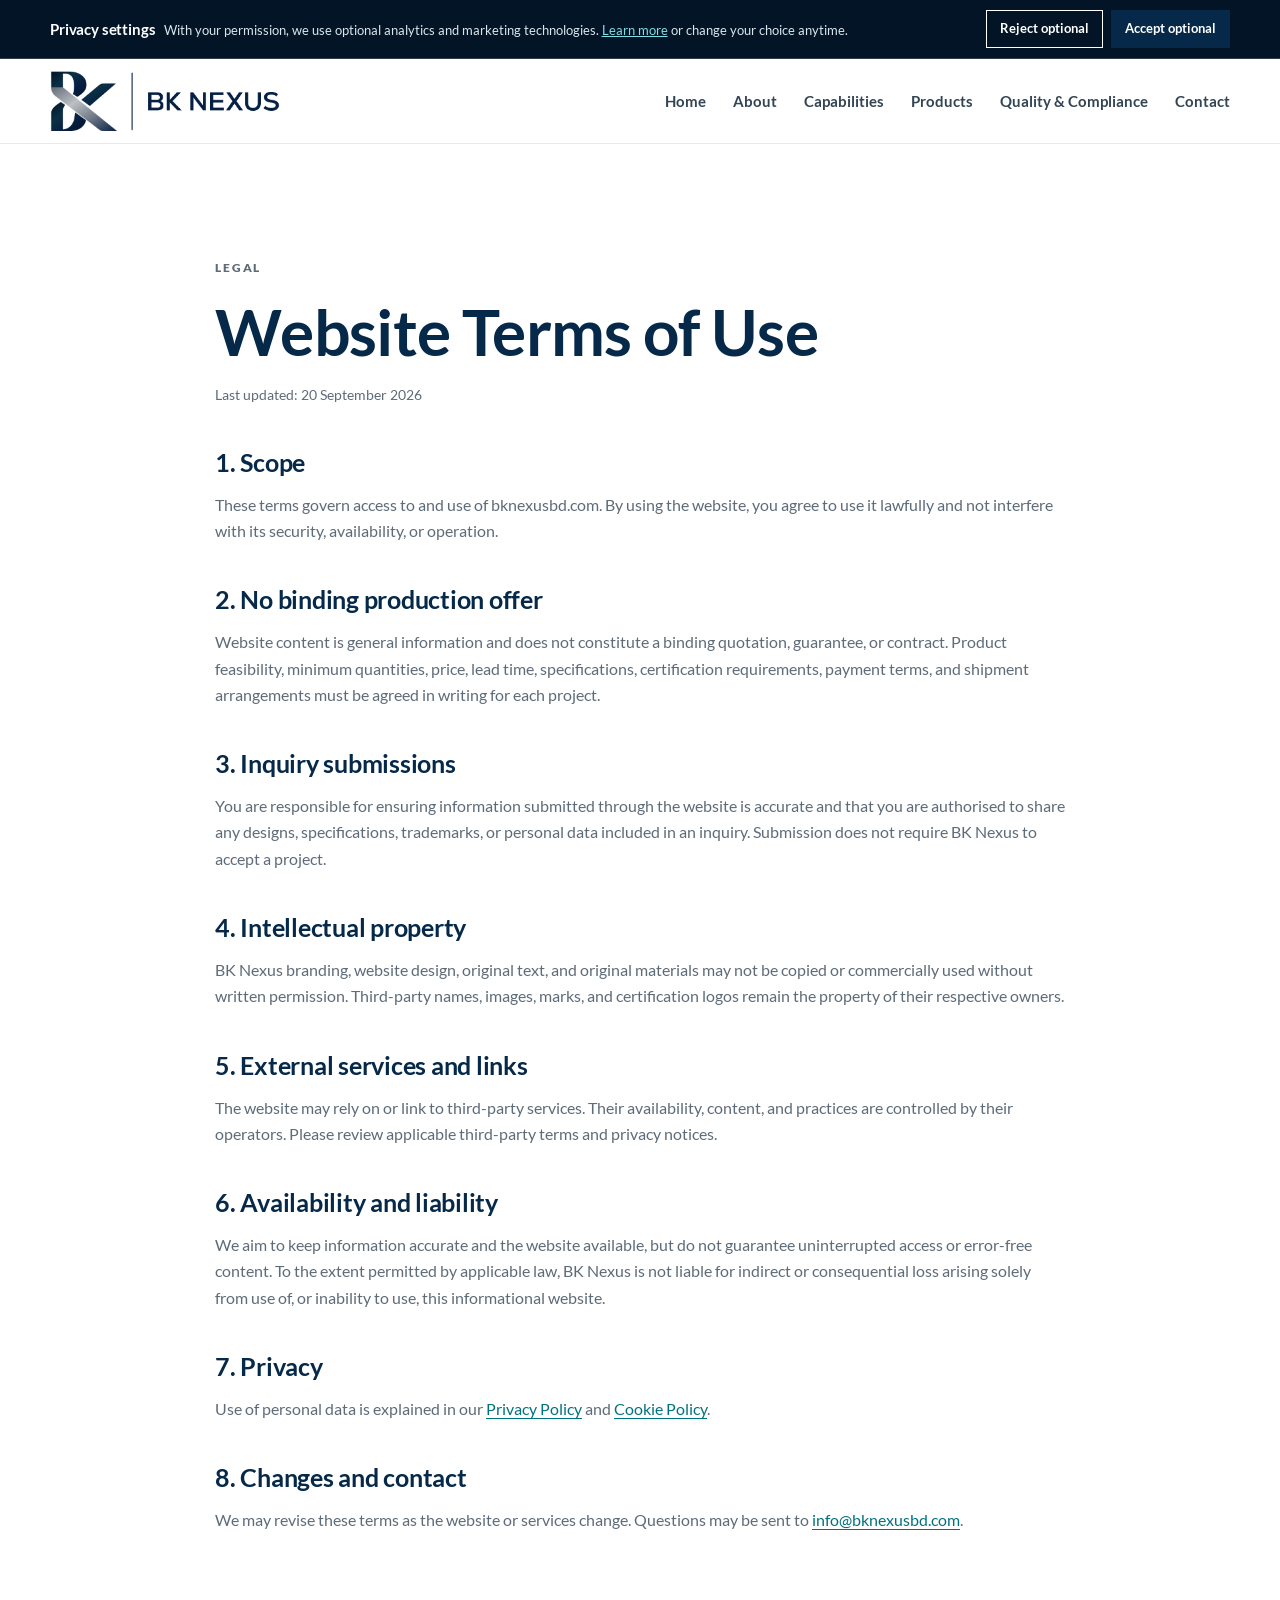
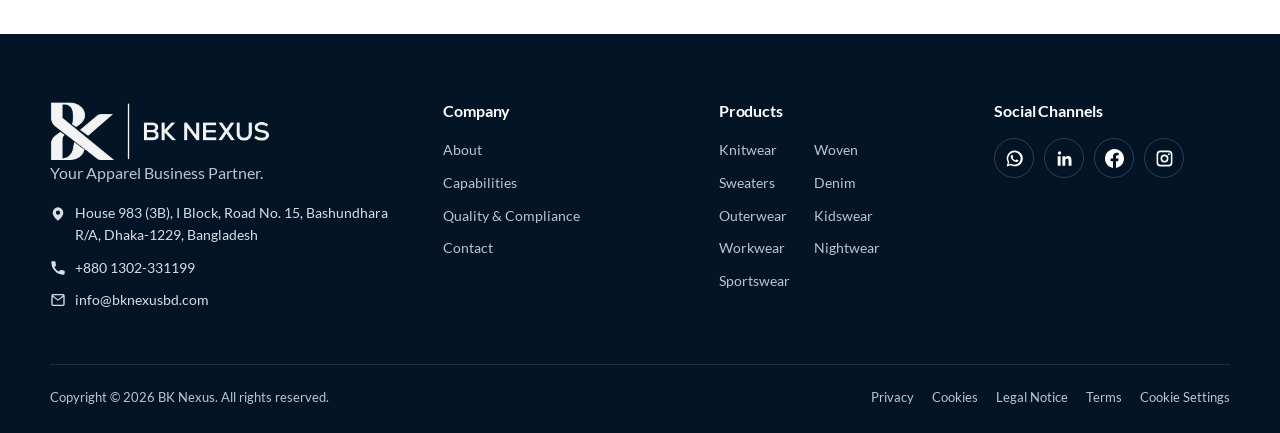
<file: terms.html>
<!doctype html><html lang="en"><head><meta charset="utf-8"><meta name="viewport" content="width=device-width,initial-scale=1"><meta name="description" content="Terms governing access to and use of the BK Nexus website and its content."><title>Website Terms of Use | BK Nexus</title><link rel="canonical" href="https://bknexusbd.com/terms.html"><meta name="robots" content="index,follow,max-image-preview:large"><meta property="og:type" content="website"><meta property="og:site_name" content="BK Nexus"><meta property="og:title" content="Website Terms of Use | BK Nexus"><meta property="og:description" content="Terms governing access to and use of the BK Nexus website and its content."><meta property="og:url" content="https://bknexusbd.com/terms.html"><meta property="og:image" content="https://bknexusbd.com/assets/apparel-production.png"><meta name="twitter:card" content="summary_large_image"><meta name="twitter:title" content="Website Terms of Use | BK Nexus"><meta name="twitter:description" content="Terms governing access to and use of the BK Nexus website and its content."><meta name="twitter:image" content="https://bknexusbd.com/assets/apparel-production.png"><script type="application/ld+json">{"@context":"https://schema.org","@type":"Organization","name":"BK Nexus","brand":{"@type":"Brand","name":"BK Nexus"},"url":"https://bknexusbd.com/","email":"info@bknexusbd.com","telephone":"+8801302331199","address":{"@type":"PostalAddress","streetAddress":"House 983 (3B), I Block, Road No. 15, Bashundhara R/A","addressLocality":"Dhaka","postalCode":"1229","addressCountry":"BD"},"sameAs":["https://www.linkedin.com/company/bk-nexus/","https://web.facebook.com/BKNexusBD","https://www.instagram.com/bk_nexus"]}</script><link rel="stylesheet" href="assets/style.css"><script defer src="assets/site.js"></script></head><body><header class="site-header"><div class="container header-inner"><a class="brand" href="index.html"><img src="assets/bk-nexus-logo-horizontal.png" alt="BK Nexus"></a><button class="menu-button" data-menu-button aria-expanded="false">Menu</button><nav class="nav" data-nav><a href="index.html">Home</a><a href="about.html">About</a><a href="capabilities.html">Capabilities</a><a href="products.html">Products</a><a href="quality.html">Quality &amp; Compliance</a><a href="contact.html">Contact</a></nav></div></header><main class="policy-main"><article class="container policy-content"><p class="eyebrow">Legal</p><h1>Website Terms of Use</h1><p class="policy-updated">Last updated: 20 September 2026</p><h2>1. Scope</h2><p>These terms govern access to and use of bknexusbd.com. By using the website, you agree to use it lawfully and not interfere with its security, availability, or operation.</p><h2>2. No binding production offer</h2><p>Website content is general information and does not constitute a binding quotation, guarantee, or contract. Product feasibility, minimum quantities, price, lead time, specifications, certification requirements, payment terms, and shipment arrangements must be agreed in writing for each project.</p><h2>3. Inquiry submissions</h2><p>You are responsible for ensuring information submitted through the website is accurate and that you are authorised to share any designs, specifications, trademarks, or personal data included in an inquiry. Submission does not require BK Nexus to accept a project.</p><h2>4. Intellectual property</h2><p>BK Nexus branding, website design, original text, and original materials may not be copied or commercially used without written permission. Third-party names, images, marks, and certification logos remain the property of their respective owners.</p><h2>5. External services and links</h2><p>The website may rely on or link to third-party services. Their availability, content, and practices are controlled by their operators. Please review applicable third-party terms and privacy notices.</p><h2>6. Availability and liability</h2><p>We aim to keep information accurate and the website available, but do not guarantee uninterrupted access or error-free content. To the extent permitted by applicable law, BK Nexus is not liable for indirect or consequential loss arising solely from use of, or inability to use, this informational website.</p><h2>7. Privacy</h2><p>Use of personal data is explained in our <a href="privacy-policy.html">Privacy Policy</a> and <a href="cookie-policy.html">Cookie Policy</a>.</p><h2>8. Changes and contact</h2><p>We may revise these terms as the website or services change. Questions may be sent to <a href="mailto:info@bknexusbd.com">info@bknexusbd.com</a>.</p></article></main><footer class="footer"><div class="container"><div class="footer-grid"><div><img class="footer-logo" src="assets/bk-nexus-logo-horizontal.png" alt="BK Nexus"><p>Your Apparel Business Partner.</p></div><div></div><div></div><div></div></div><div class="footer-bottom"></div></div></footer></body></html>
</file>
<file: assets/style.css>
@font-face { font-family: 'Lato'; src: url('lato-regular.ttf') format('truetype'); font-style: normal; font-weight: 400; font-display: swap; }
@font-face { font-family: 'Lato'; src: url('lato-bold.ttf') format('truetype'); font-style: normal; font-weight: 700; font-display: swap; }
@font-face { font-family: 'Lato'; src: url('lato-black.ttf') format('truetype'); font-style: normal; font-weight: 900; font-display: swap; }
:root {
  --navy: #06294a;
  --navy-deep: #031b33;
  --blue: #0c3b63;
  --accent: #008f9c;
  --accent-dark: #00727d;
  --steel: #8f9aa8;
  --silver: #dce1e7;
  --mist: #f2f5f7;
  --white: #fff;
  --ink: #12202d;
  --muted: #5e6b78;
  --line: #d8dfe5;
  --radius: 24px;
  --shadow: 0 24px 70px rgba(3, 27, 51, .12);
}
* { box-sizing: border-box; }
html { scroll-behavior: smooth; }
body { margin: 0; color: var(--ink); background: var(--white); font-family: "Lato", Arial, ui-sans-serif, system-ui, -apple-system, BlinkMacSystemFont, "Segoe UI", sans-serif; font-size: 16px; font-weight: 400; line-height: 1.65; overflow-x: hidden; text-rendering: optimizeLegibility; -webkit-font-smoothing: antialiased; }
a { color: inherit; text-decoration: none; }
img { display: block; max-width: 100%; }
button { font: inherit; }
.container { width: min(1180px, calc(100% - 40px)); margin-inline: auto; }
.eyebrow { margin: 0 0 16px; color: #5f7182; font-size: .78rem; font-weight: 800; letter-spacing: .15em; text-transform: uppercase; }
.eyebrow.light { color: #b9c5d0; }
h1, h2, h3 { margin: 0; color: var(--navy); font-weight: 700; line-height: 1.16; letter-spacing: -.01em; overflow-wrap: break-word; }
h1 { font-size: clamp(2.7rem, 6vw, 5.9rem); }
h2 { font-size: clamp(2rem, 4vw, 3.7rem); }
h3 { font-size: 1.2rem; }
p { margin: 0; }
.lead { color: var(--muted); font-size: clamp(1.05rem, 1.6vw, 1.25rem); line-height: 1.7; }
.section { padding: clamp(76px, 9vw, 128px) 0; }
.section-soft { background: var(--mist); }
.section-dark { background: var(--navy-deep); color: var(--white); }
.section-dark h2, .section-dark h3 { color: var(--white); }
.section-head { display: grid; grid-template-columns: 1fr .85fr; align-items: end; gap: 56px; margin-bottom: 48px; }
.topbar { display: none; }
.site-header { position: sticky; top: 0; z-index: 30; background: rgba(255,255,255,.94); border-bottom: 1px solid rgba(6,41,74,.1); backdrop-filter: blur(18px); }
.header-inner { min-height: 84px; display: flex; align-items: center; justify-content: space-between; gap: 24px; }
.brand img { width: 230px; height: 62px; object-fit: contain; object-position: left center; }
.nav { display: flex; align-items: center; gap: 27px; color: #334555; font-size: .92rem; font-weight: 700; }
.nav a { position: relative; padding: 30px 0; }
.nav a::after { content: ""; position: absolute; left: 0; right: 100%; bottom: 20px; height: 2px; background: var(--navy); transition: right .25s ease; }
.nav a:hover::after, .nav a.active::after { right: 0; }
.menu-button { display: none; padding: 8px; border: 0; background: transparent; color: var(--navy); font-weight: 800; }
.button { display: inline-flex; min-height: 50px; align-items: center; justify-content: center; gap: 10px; padding: 0 22px; border: 1px solid var(--navy); background: var(--navy); color: white; font-weight: 700; transition: transform .2s ease, background-color .2s ease, border-color .2s ease, color .2s ease, box-shadow .2s ease; }
.button:hover, .button:focus-visible { transform: translateY(-2px); background: var(--accent); border-color: var(--accent); color: white; box-shadow: 0 12px 26px rgba(0,143,156,.24); }
.button.secondary { background: transparent; color: var(--navy); }
.button.light { background: white; color: var(--navy-deep); border-color: white; }
.button.secondary:hover, .button.light:hover { background: var(--accent); border-color: var(--accent); color: white !important; }
.hero { position: relative; min-height: 680px; display: grid; align-items: center; color: white; overflow: hidden; background-image: linear-gradient(112deg, rgba(3,27,51,.98) 0%, rgba(6,41,74,.9) 52%, rgba(6,41,74,.35) 100%), url('apparel-production.png'); background-size: cover; background-position: center; }
.hero::before { content: ""; position: absolute; width: 480px; height: 480px; right: 7vw; top: 80px; border: 1px solid rgba(255,255,255,.2); transform: rotate(45deg); }
.hero::after { content: "BK"; position: absolute; right: 3vw; bottom: -6vw; color: rgba(255,255,255,.055); font-size: clamp(15rem, 34vw, 36rem); font-weight: 900; line-height: .8; letter-spacing: -.12em; }
.hero-inner { position: relative; z-index: 2; max-width: 850px; padding: 90px 0; }
.hero h1 { color: white; max-width: 820px; }
.hero .motto { margin: 22px 0 0; color: #dce4eb; font-size: clamp(1.25rem, 2.1vw, 1.7rem); font-weight: 500; }
.hero-copy { max-width: 680px; margin: 28px 0 36px; color: #d5dee7; font-size: 1.08rem; }
.hero-actions { display: flex; flex-wrap: wrap; gap: 14px; }
.metric-strip { position: relative; z-index: 4; margin-top: -54px; }
.metrics { display: grid; grid-template-columns: repeat(4, 1fr); background: white; box-shadow: var(--shadow); }
.metric { min-height: 132px; padding: 28px; border-right: 1px solid var(--line); }
.metric:last-child { border-right: 0; }
.metric strong { display: block; color: var(--navy); font-size: 1.1rem; }
.metric span { color: var(--muted); font-size: .92rem; }
.split { display: grid; grid-template-columns: .92fr 1.08fr; gap: clamp(44px, 7vw, 96px); align-items: center; }
.visual-panel { min-height: 520px; position: relative; overflow: hidden; border: 1px solid #d6dee5; border-radius: var(--radius); background: linear-gradient(145deg, #fff, #eef2f5 68%, #d8dfe6); box-shadow: var(--shadow); }
.visual-panel::before { content: ""; position: absolute; inset: 34px; border: 1px solid rgba(6,41,74,.12); }
.visual-panel img { position: absolute; width: 72%; max-height: 76%; object-fit: contain; left: 14%; top: 8%; filter: drop-shadow(0 15px 22px rgba(3,27,51,.12)); }
.visual-panel.production-visual::before { z-index: 1; border-color: rgba(255,255,255,.34); }
.visual-panel.production-visual img { inset: 0; width: 100%; height: 100%; max-height: none; object-fit: cover; filter: none; }
.visual-panel.production-visual::after { content: ""; position: absolute; inset: 0; background: linear-gradient(0deg, rgba(3,27,51,.72), transparent 56%); }
.visual-panel.production-visual .visual-label { z-index: 2; color: white; border-color: rgba(255,255,255,.42); }
.visual-label { position: absolute; left: 36px; right: 36px; bottom: 32px; padding-top: 20px; border-top: 1px solid rgba(6,41,74,.18); color: var(--navy); font-weight: 800; text-align: center; }
.copy-stack { display: grid; gap: 24px; }
.feature-list { display: grid; gap: 0; border-top: 1px solid var(--line); }
.feature { display: grid; grid-template-columns: 48px 1fr; gap: 18px; padding: 20px 0; border-bottom: 1px solid var(--line); }
.feature span { color: var(--steel); font-weight: 900; }
.category-grid { display: grid; grid-template-columns: repeat(3, 1fr); gap: 18px; }
.photo-band { position: relative; min-height: 520px; display: grid; align-items: end; overflow: hidden; background: var(--navy-deep); }
.photo-band > img { position: absolute; inset: 0; width: 100%; height: 100%; object-fit: cover; opacity: .68; }
.photo-band::after { content: ""; position: absolute; inset: 0; background: linear-gradient(90deg, rgba(3,27,51,.92), rgba(3,27,51,.18)); }
.photo-band-content { position: relative; z-index: 2; max-width: 650px; padding: 70px 0; color: white; }
.photo-band-content h2 { color: white; }
.photo-band-content p { margin-top: 20px; color: #d9e2e9; font-size: 1.1rem; }
.category-card { position: relative; min-height: 320px; display: flex; flex-direction: column; justify-content: flex-end; overflow: hidden; padding: 30px; color: white; background: linear-gradient(145deg, var(--navy-deep), var(--blue)); border-radius: 18px; }
.category-grid > a.category-card:nth-child(1) { background-image: linear-gradient(0deg, rgba(3,27,51,.93), rgba(3,27,51,.18)), url('https://irp.cdn-website.com/b15302b4/dms3rep/multi/16.jpg'); }
.category-grid > a.category-card:nth-child(2) { background-image: linear-gradient(0deg, rgba(3,27,51,.93), rgba(3,27,51,.12)), url('https://images.unsplash.com/photo-1612423284934-2850a4ea6b0f?fm=jpg&ixlib=rb-4.1.0&q=85&w=1600'); }
.category-grid > a.category-card:nth-child(3) { background-image: linear-gradient(0deg, rgba(3,27,51,.93), rgba(3,27,51,.12)), url('https://www.peregrineclothing.co.uk/cdn/shop/files/Peregrine_A_W_Products_19_09_24_0139.jpg?v=1730456853&width=1600'); }
.category-grid > a.category-card:nth-child(4) { background-image: linear-gradient(0deg, rgba(3,27,51,.93), rgba(3,27,51,.12)), url('https://jamtrading.jp/blogs/wp-content/uploads/jam/horie/2020/05/95569670_1443835379122290_210496264943265614_n.jpg'); }
.category-grid > a.category-card:nth-child(5) { background-image: linear-gradient(0deg, rgba(3,27,51,.93), rgba(3,27,51,.12)), url('https://boutiqueengland.com/cdn/shop/articles/pexels-mart-production-7679725_1.jpg?v=1685555091'); }
.category-grid > a.category-card:nth-child(6) { background-image: linear-gradient(0deg, rgba(3,27,51,.93), rgba(3,27,51,.12)), url('https://cdn.prod.website-files.com/641eada4b0bfffd36ddfe298/646df332a3703e451bc5ed24_priwinkle-about-mission.jpg'); }
.category-grid > a.category-card:nth-child(7) { background-image: linear-gradient(0deg, rgba(3,27,51,.94), rgba(3,27,51,.14)), url('https://images.unsplash.com/photo-1504917595217-d4dc5ebe6122?auto=format&fit=crop&w=1200&q=85'); }
.category-grid > a.category-card:nth-child(8) { background-image: linear-gradient(0deg, rgba(3,27,51,.94), rgba(3,27,51,.14)), url('https://cdn.dsmcdn.com/ty1603/prod/QC/20241115/16/2b09a321-ec25-38f6-bd31-297e4a9c032b/1_org_zoom.jpg'); }
.category-grid > a.category-card:nth-child(9) { background-image: linear-gradient(0deg, rgba(3,27,51,.94), rgba(3,27,51,.14)), url('https://images.unsplash.com/photo-1538805060514-97d9cc17730c?auto=format&fit=crop&w=1200&q=85'); }
.category-card { background-size: cover; background-position: center; }
.category-card::before { content: attr(data-letter); position: absolute; right: 10px; top: -22px; color: rgba(255,255,255,.08); font-size: 10rem; font-weight: 900; }
.category-card h3 { color: white; font-size: 1.65rem; }
.category-card p { margin-top: 10px; color: #cfdae4; }
.category-card .link { margin-top: 24px; font-weight: 800; }
.category-card:hover { transform: translateY(-4px); transition: transform .25s; }
.journey { display: grid; grid-template-columns: repeat(6, minmax(0, 1fr)); gap: 30px; margin-top: 52px; align-items: stretch; }
.journey-step { position: relative; min-height: 210px; padding: 24px 18px; border-top: 3px solid #8f9aa8; background: white; }
.journey-step:not(:last-child)::after { content: "→"; position: absolute; right: -26px; top: 50%; transform: translateY(-50%); z-index: 2; width: 22px; height: 22px; display: grid; place-items: center; border-radius: 50%; background: var(--navy); color: white; font-family: ui-sans-serif, system-ui, sans-serif; font-size: 14px; line-height: 1; }
.journey-step strong { display: block; margin-bottom: 28px; color: #8f9aa8; }
.journey-step p { margin-top: 12px; color: var(--muted); font-size: .91rem; }
.cert-grid { display: grid; grid-template-columns: repeat(3, 1fr); gap: 16px; margin-top: 44px; }
.cert { min-height: 180px; padding: 26px; border: 1px solid rgba(255,255,255,.18); background: rgba(255,255,255,.06); }
.cert-mark { width: 120px; height: 78px; display: grid; place-items: center; margin-bottom: 22px; border: 0; border-radius: 8px; background-color: #fff; background-repeat: no-repeat; background-position: center; background-size: contain; color: transparent; font-size: 0; }
.cert:nth-child(1) .cert-mark { background-image: url('https://www.tpbigroup.com/templates/yootheme/cache/67/amfori%20BSCI-6723e6ca.jpeg'); }
.cert:nth-child(2) .cert-mark { background-image: url('https://www.hoogweg.nl/media/rs0coafv/smeta-sedex-jpeg.jpg?anchor=center&height=448&mode=crop&rnd=132745226196170000&width=672'); }
.cert:nth-child(3) .cert-mark { background-image: url('https://www.gruener-knopf.de/sites/default/files/images/2021-03/WRAP-Logo%20v.1.png'); }
.cert:nth-child(4) .cert-mark { background-image: url('https://www.hohenstein.com.bd/fileadmin/_processed_/0/2/csm_Logo_OEKO-TEX_green_694a322a50.png'); }
.cert:nth-child(5) .cert-mark { background-image: url('https://jsl.life/wp-content/uploads/2018/12/GOTS_thumb.jpg'); background-color: #fff; }
.cert:nth-child(6) .cert-mark { background-image: url('https://labelinfo.be/sites/default/files/label/global_recycled_standard_2_2.png'); }
.cert:nth-child(7) .cert-mark { background-image: url('iso-systems.svg'); }
.cert:nth-child(8) .cert-mark { background-image: url('https://www.arrowsanitaryservice.com/assets/images/uploads/leedlogo.png'); }
.cert:nth-child(9) .cert-mark { background-image: url('https://prtimes.jp/data/corp/51957/tmp-16723974e0da3028860427fb896afdc4-b8d2ea09a5bde3caddfe3bae0839153c.jpg?auto=avif'); }
.cert p { margin-top: 8px; color: #b9c7d2; font-size: .9rem; }
.disclaimer { margin-top: 28px; color: #aab9c6; font-size: .86rem; }
.cta { padding: 70px 0; background: linear-gradient(110deg, #dce1e7, #f7f9fa); }
.cta-inner { display: grid; grid-template-columns: 1fr auto; align-items: center; gap: 40px; }
.page-hero { position: relative; isolation: isolate; overflow: hidden; padding: clamp(78px, 10vw, 140px) 0 80px; color: white; background-color: var(--navy-deep); background-size: cover; background-position: center; }
.page-hero::before { content: ""; position: absolute; z-index: -1; inset: 0; background: linear-gradient(105deg, rgba(3,27,51,.97) 0%, rgba(6,41,74,.88) 52%, rgba(6,41,74,.46) 100%); }
.page-about .page-hero { background-image: url('apparel-production.png'); background-position: center 42%; }
.page-capabilities .page-hero { background-image: url('https://s.research.com/uploads/937196722f73c845f73726ca999c8fe1_74613885a1.webp'); }
.page-products .page-hero { background-image: url('product-range.png'); background-position: center 44%; }
.page-quality .page-hero { background-image: url('https://www.communityattire.com/_next/image?q=65&url=%2Fquality-control.png&w=3840'); }
.page-contact .page-hero { background-image: url('https://old.thefinancialexpress.com.bd/uploads/1535258046.jpg'); }
.page-start-project .page-hero { background-image: url('https://research.com/resized/uploads/b7d4c93d1dbb4a8692fd9f4a32826c5a_976590ab73.webp?format=large'); }
.page-hero h1 { color: white; font-size: clamp(2.8rem, 6vw, 5.4rem); }
.page-hero p { max-width: 720px; margin-top: 24px; color: #d6e0e8; font-size: 1.15rem; }
.product-tabs { display: flex; flex-wrap: wrap; gap: 10px; margin-bottom: 44px; }
.product-hero-photo { width: 100%; height: clamp(260px, 34vw, 470px); object-fit: cover; margin-bottom: 44px; border-radius: var(--radius); box-shadow: var(--shadow); }
.product-tab { padding: 13px 18px; border: 1px solid var(--line); background: white; color: var(--navy); font-weight: 800; cursor: pointer; }
.product-tab.active { background: var(--navy); color: white; border-color: var(--navy); }
.product-stage { display: grid; grid-template-columns: 320px 1fr; gap: 48px; align-items: start; }
.product-stage-intro { position: sticky; top: 120px; }
.product-stage-intro p { margin-top: 20px; color: var(--muted); }
.product-grid { display: grid; grid-template-columns: repeat(2, 1fr); gap: 16px; }
.product-item { min-height: 180px; display: grid; grid-template-columns: 150px 1fr; overflow: hidden; border: 1px solid var(--line); background: white; }
.product-item > img { width: 100%; height: 100%; min-height: 190px; object-fit: cover; }
.product-item-copy { padding: 24px; }
.product-item span { color: #8996a3; font-weight: 900; }
.product-item h3 { margin-top: 16px; }
.product-item p { margin-top: 10px; color: var(--muted); font-size: .9rem; }
.inquiry-layout { display: grid; grid-template-columns: .75fr 1.25fr; gap: clamp(40px, 7vw, 90px); align-items: start; }
.inquiry-form { display: grid; grid-template-columns: 1fr 1fr; gap: 18px; padding: clamp(24px, 4vw, 42px); border: 1px solid var(--line); background: #fff; box-shadow: var(--shadow); }
.form-field { display: grid; gap: 8px; }
.form-field.full { grid-column: 1 / -1; }
.form-consents.full { grid-column: 1 / -1; }
.form-field label { color: var(--navy-deep); font-size: .9rem; font-weight: 800; }
.form-field input, .form-field select, .form-field textarea { width: 100%; min-height: 50px; padding: 12px 14px; border: 1px solid #c8d1d9; background: #f9fbfc; color: var(--ink); font: inherit; }
.form-field textarea { min-height: 150px; resize: vertical; }
.form-note { grid-column: 1 / -1; color: var(--muted); font-size: .84rem; }
.form-consents { width: 100%; min-width: 0; display: grid; gap: 12px; }
.consent-row { width: 100%; display: grid; grid-template-columns: 22px minmax(0, 1fr); gap: 12px; align-items: start; padding: 14px 16px; border: 1px solid var(--line); background: var(--mist); color: var(--muted); font-size: .9rem; font-weight: 400; line-height: 1.55; cursor: pointer; }
.consent-row input { width: 18px; height: 18px; margin: 3px 0 0; accent-color: var(--navy); }
.consent-row span { min-width: 0; width: 100%; }
.consent-row a, .policy-content a { color: var(--accent-dark); text-decoration: underline; text-underline-offset: 3px; }
.form-honeypot { position: absolute !important; left: -10000px !important; width: 1px !important; height: 1px !important; overflow: hidden !important; }
.form-status { display: none; grid-column: 1 / -1; padding: 14px 16px; border: 1px solid transparent; font-size: .94rem; font-weight: 700; line-height: 1.5; }
.form-status.is-visible { display: block; }
.form-status.is-success { border-color: #a8d9c0; background: #edf9f3; color: #145b37; }
.form-status.is-error { border-color: #e8b4b4; background: #fff2f2; color: #8b2525; }
.inquiry-form .button[disabled] { cursor: wait; opacity: .72; transform: none; }
.inquiry-form > .button { grid-column: 1 / -1; width: 100%; min-height: 50px; padding: 0 22px; }
.contact-brand-panel img { width: 66%; left: 17%; }
.contact-enquiry-wrap { max-width: 900px; }
.contact-enquiry-head { margin-bottom: 34px; }
.contact-enquiry-form { width: 100%; }
.footer { padding: 68px 0 24px; background: #021425; color: #b9c6d0; }
.footer-grid { display: grid; grid-template-columns: 1.5fr repeat(3, 1fr); gap: 40px; }
.footer-logo { width: 220px; filter: brightness(0) invert(1); opacity: .95; }
.footer h3 { margin-bottom: 18px; color: white; font-size: 1rem; }
.footer-links { display: grid; gap: 9px; font-size: .9rem; }
.footer-links a { width: fit-content; transition: color .2s ease, transform .2s ease; }
.footer-links a:hover, .footer-links a:focus-visible { color: #5dd5df; transform: translateX(4px); }
.footer-contact { display: grid; gap: 9px; margin-top: 16px; font-size: .9rem; }
.footer-contact span, .footer-contact a { display: flex; align-items: flex-start; gap: 9px; color: #d7e0e7; }
.footer-contact svg { width: 16px; height: 16px; flex: 0 0 16px; margin-top: 4px; fill: currentColor; }
.footer-address { display: inline-block; max-width: 320px; color: #d7e0e7; font-size: .9rem; line-height: 1.55; }
.social-icons { display: flex; flex-wrap: wrap; gap: 10px; }
.social-icons a { width: 40px; height: 40px; display: grid; place-items: center; border: 1px solid rgba(255,255,255,.18); border-radius: 50%; color: white; transition: background-color .2s ease, border-color .2s ease, transform .2s ease; }
.social-icons a:hover, .social-icons a:focus-visible { background: var(--accent); border-color: var(--accent); color: white; transform: translateY(-3px); }
.social-icons svg { width: 19px; height: 19px; fill: currentColor; }
.footer-connect { margin-bottom: 18px; overflow-wrap: anywhere; }
.footer-products { grid-template-columns: repeat(2, minmax(0, max-content)); column-gap: 24px; }
.footer-bottom { display: flex; justify-content: space-between; gap: 20px; margin-top: 52px; padding-top: 22px; border-top: 1px solid rgba(255,255,255,.12); font-size: .82rem; }
.legal-links { display: flex; flex-wrap: wrap; justify-content: flex-end; gap: 8px 18px; }
.legal-links a:hover { color: #5dd5df; }
.cookie-banner { position: relative; z-index: 40; width: 100%; display: grid; grid-template-columns: 1fr auto; align-items: center; gap: 20px; padding: 10px max(20px, calc((100vw - 1180px) / 2)); border-bottom: 1px solid rgba(255,255,255,.18); background: #021425; color: #dce5ec; }
.cookie-banner h2 { display: inline; color: #fff; font-size: .95rem; }
.cookie-banner p { display: inline; max-width: 680px; margin-left: 8px; font-size: .82rem; line-height: 1.45; }
.cookie-banner a { color: #7be0e7; text-decoration: underline; }
.cookie-actions { display: flex; flex-wrap: nowrap; gap: 8px; }
.cookie-actions .button { min-height: 38px; padding-inline: 13px; font-size: .82rem; white-space: nowrap; }
.cookie-actions .secondary { border-color: #fff; color: #fff; }
.policy-main { padding: clamp(60px, 8vw, 100px) 0; }
.policy-content { max-width: 850px; }
.policy-content h1 { font-size: clamp(2.4rem, 5vw, 4.2rem); }
.policy-content h2 { margin-top: 42px; font-size: 1.55rem; }
.policy-content h3 { margin-top: 28px; font-size: 1.15rem; }
.policy-content p, .policy-content ul { margin-top: 14px; color: var(--muted); }
.policy-content li + li { margin-top: 7px; }
.policy-updated { margin-top: 14px; color: var(--steel); font-size: .9rem; }
@media (max-width: 980px) {
  .nav { display: none; position: absolute; left: 0; right: 0; top: 84px; padding: 20px; flex-direction: column; align-items: stretch; background: white; box-shadow: var(--shadow); }
  .nav.is-open { display: flex; }
  .nav a { padding: 12px 8px; }
  .nav a::after { display: none; }
  .menu-button { display: block; }
  .section-head, .split, .product-stage { grid-template-columns: 1fr; }
  .inquiry-layout { grid-template-columns: 1fr; }
  .product-stage-intro { position: static; }
  .category-grid, .cert-grid { grid-template-columns: repeat(2, 1fr); }
  .journey { grid-template-columns: repeat(3, 1fr); gap: 12px; }
  .journey-step::after { display: none; }
  .metrics { grid-template-columns: repeat(2, 1fr); }
  .metric:nth-child(2) { border-right: 0; }
  .metric:nth-child(-n+2) { border-bottom: 1px solid var(--line); }
  .footer-grid { grid-template-columns: repeat(2, minmax(0, 1fr)); }
  .hero { min-height: 620px; }
  .hero h1 { font-size: clamp(2.8rem, 8vw, 4.8rem); }
  .page-hero h1 { font-size: clamp(2.6rem, 7vw, 4.5rem); }
  .footer-products { grid-template-columns: repeat(2, minmax(0, 1fr)); }
}
@media (max-width: 680px) {
  .container { width: min(100% - 28px, 1180px); }
  .header-inner { min-height: 72px; }
  .brand img { width: 185px; height: 54px; }
  .nav { top: 72px; }
  .hero { min-height: 640px; }
  .hero::before { width: 280px; height: 280px; right: -120px; }
  .hero-inner { padding: 72px 0 92px; }
  .hero-actions .button { width: 100%; }
  .metric-strip { margin-top: -30px; }
  .metrics, .category-grid, .cert-grid, .product-grid, .footer-grid { grid-template-columns: 1fr; }
  .inquiry-form { grid-template-columns: 1fr; }
  .form-field.full { grid-column: auto; }
  .product-item { grid-template-columns: 120px 1fr; }
  .metric { min-height: 100px; border-right: 0; border-bottom: 1px solid var(--line); }
  .visual-panel { min-height: 400px; }
  .section-head { gap: 20px; }
  .journey { grid-template-columns: 1fr; gap: 10px; }
  .journey-step { min-height: auto; }
  .cta-inner { grid-template-columns: 1fr; }
  .footer-bottom { flex-direction: column; }
  .legal-links { justify-content: flex-start; }
  .cookie-banner { grid-template-columns: 1fr; gap: 9px; padding: 10px 14px; }
  .cookie-banner h2, .cookie-banner p { display: block; margin-left: 0; }
  .cookie-banner p { margin-top: 4px; }
  .cookie-actions { flex-wrap: wrap; }
  .section { padding: 64px 0; }
  .hero h1 { font-size: clamp(2.35rem, 12vw, 3.35rem); line-height: 1.12; }
  .hero-copy { font-size: 1rem; }
  .page-hero { padding: 68px 0 60px; }
  .page-hero h1 { font-size: clamp(2.25rem, 11vw, 3.2rem); }
  .page-hero p { font-size: 1rem; }
  .product-tabs { flex-wrap: nowrap; overflow-x: auto; padding-bottom: 8px; scrollbar-width: thin; }
  .product-tab { flex: 0 0 auto; min-height: 48px; }
  .footer-products { grid-template-columns: repeat(2, minmax(0, 1fr)); }
  .social-icons a { width: 44px; height: 44px; }
}
@media (max-width: 420px) {
  .container { width: min(100% - 24px, 1180px); }
  .brand img { width: 164px; }
  .hero { min-height: 600px; }
  .hero-inner { padding: 60px 0 78px; }
  .product-item { grid-template-columns: 102px 1fr; }
  .product-item-copy { padding: 18px; }
  .footer-products { grid-template-columns: 1fr 1fr; column-gap: 14px; }
}
</file>
